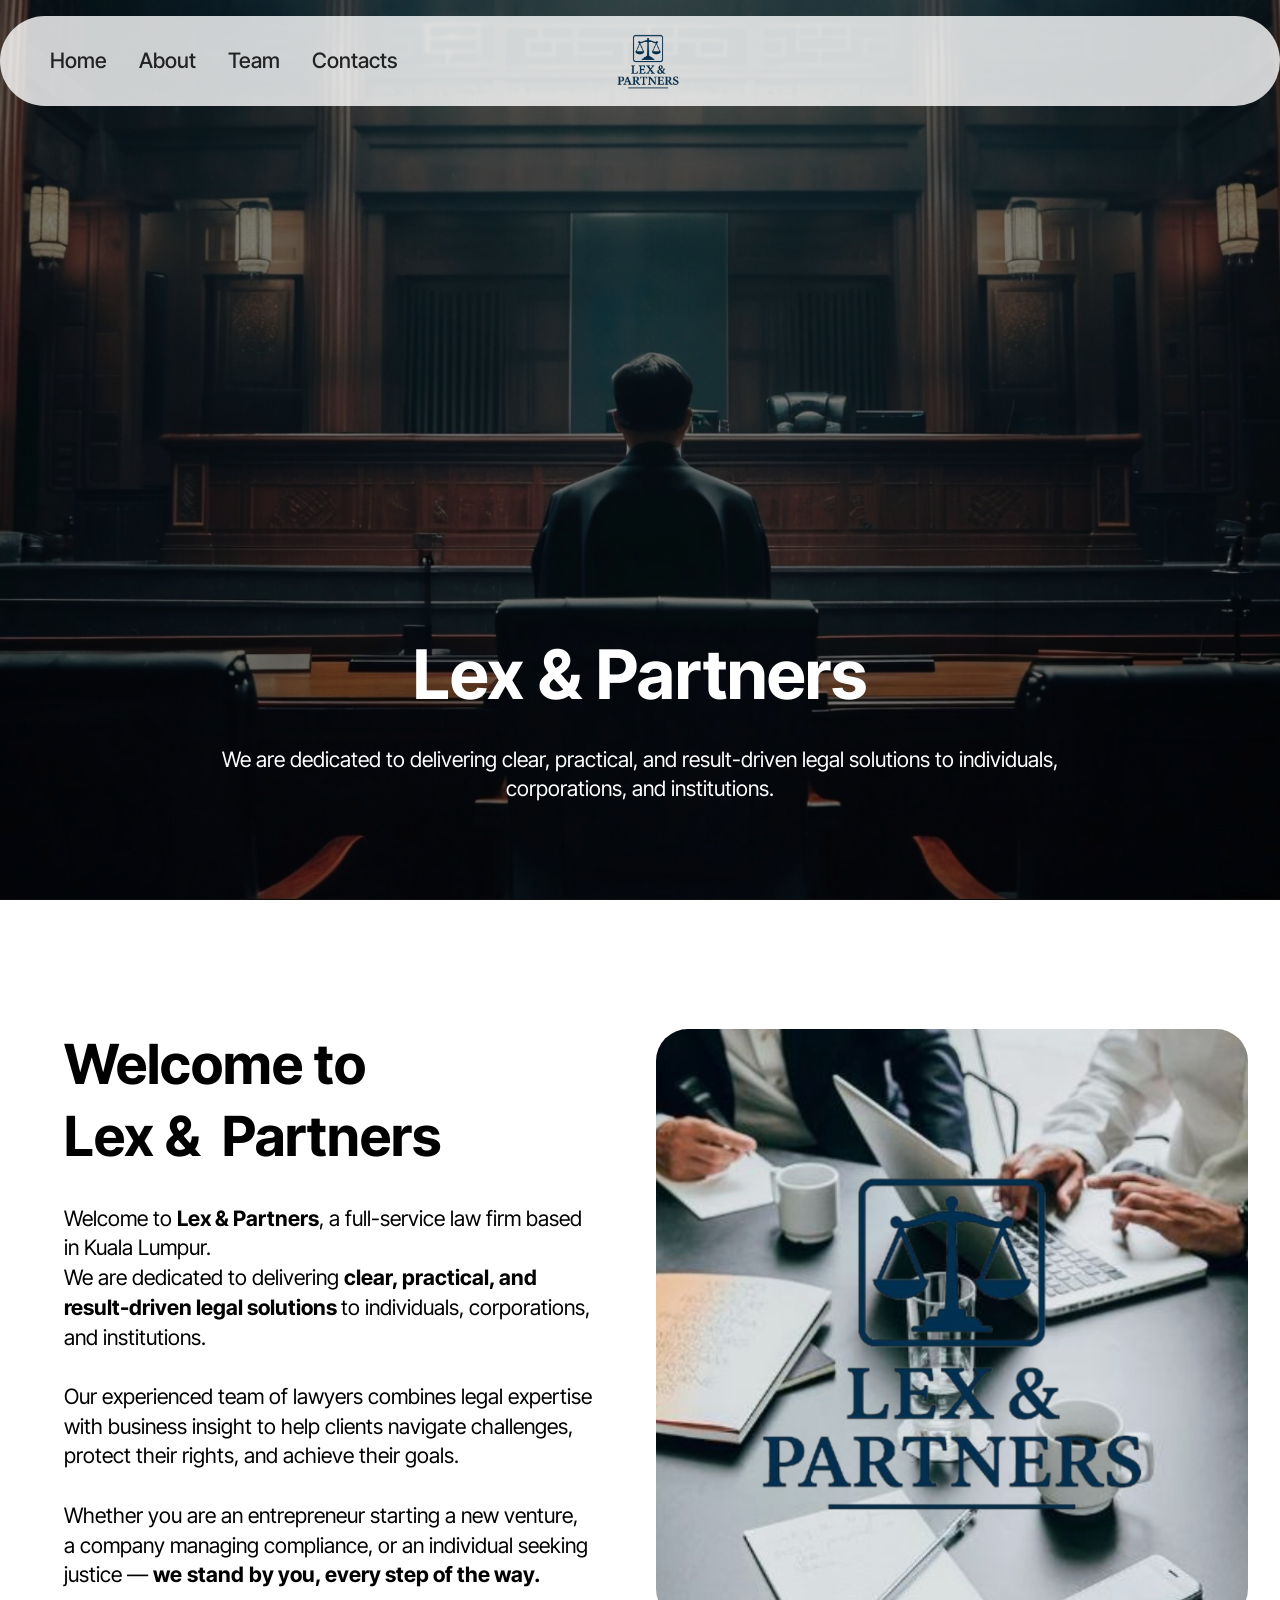
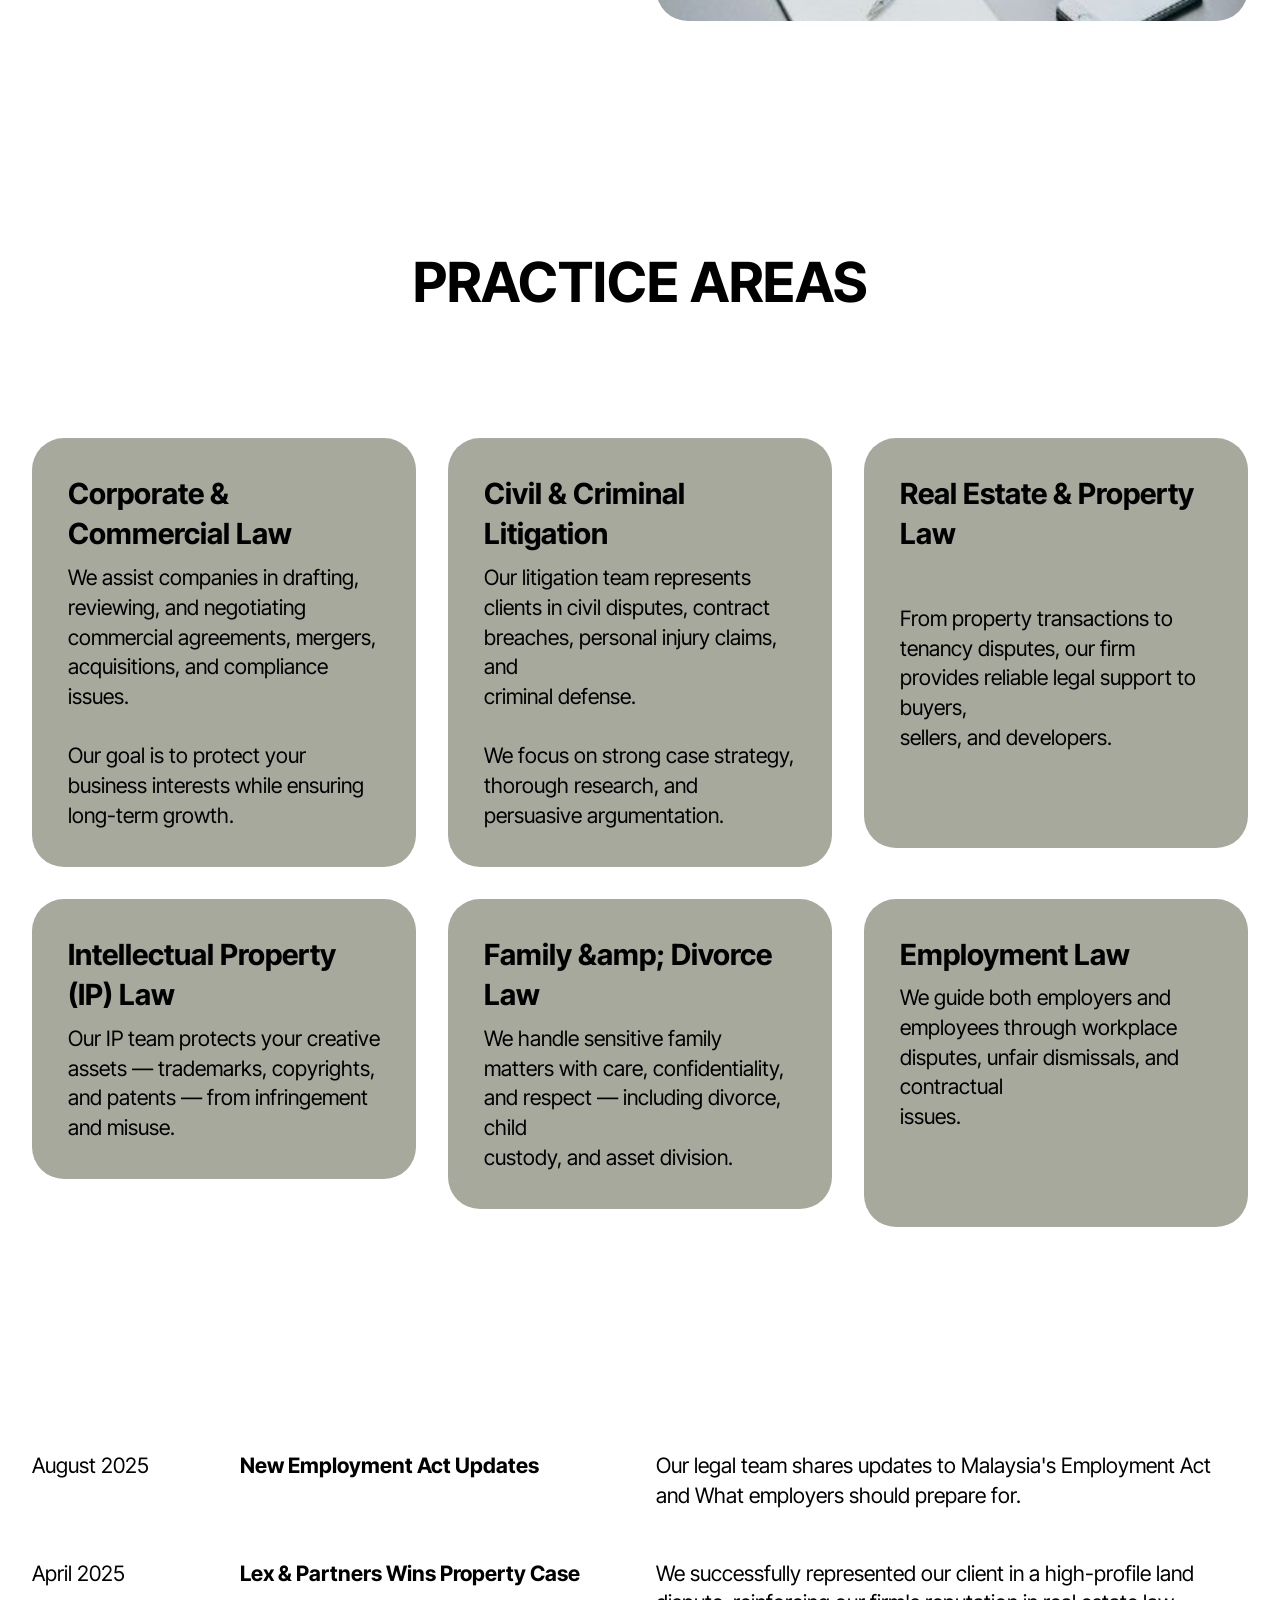
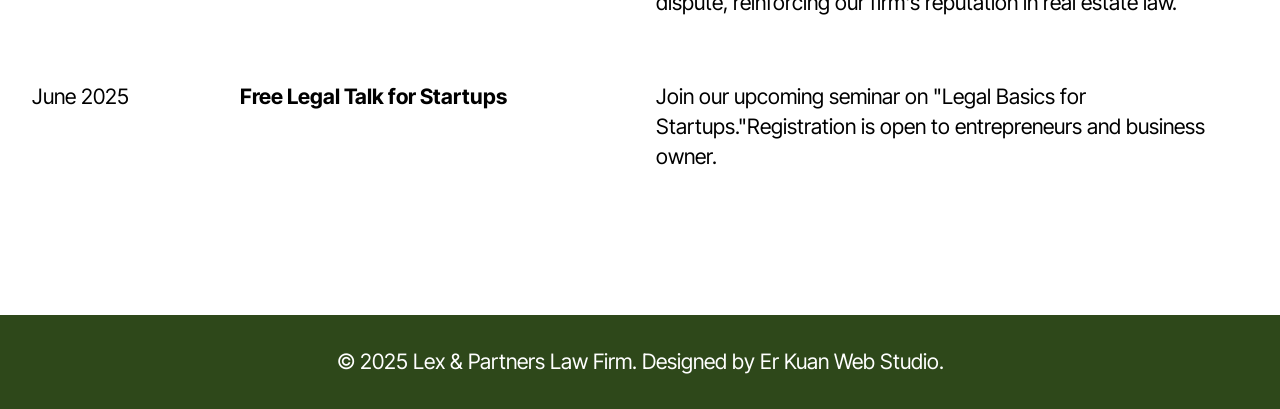
<file: index.html>
<!DOCTYPE html>
<html  >
<head>
  <!-- Site made with Mobirise Website Builder v6.1.4, https://mobirise.com -->
  <meta charset="UTF-8">
  <meta http-equiv="X-UA-Compatible" content="IE=edge">
  <meta name="generator" content="Mobirise v6.1.4, mobirise.com">
  <meta name="viewport" content="width=device-width, initial-scale=1, minimum-scale=1">
  <link rel="shortcut icon" href="assets/images/0.png" type="image/x-icon">
  <meta name="description" content="">
  
  
  <title>Home</title>
  <link rel="stylesheet" href="assets/web/assets/mobirise-icons2/mobirise2.css">
  <link rel="stylesheet" href="assets/bootstrap/css/bootstrap.min.css">
  <link rel="stylesheet" href="assets/parallax/jarallax.css">
  <link rel="stylesheet" href="assets/dropdown/css/style.css">
  <link rel="stylesheet" href="assets/theme/css/style.css">
  <link rel="preload" href="https://fonts.googleapis.com/css?family=Inter+Tight:100,200,300,400,500,600,700,800,900,100i,200i,300i,400i,500i,600i,700i,800i,900i&display=swap" as="style" onload="this.onload=null;this.rel='stylesheet'">
  <noscript><link rel="stylesheet" href="https://fonts.googleapis.com/css?family=Inter+Tight:100,200,300,400,500,600,700,800,900,100i,200i,300i,400i,500i,600i,700i,800i,900i&display=swap"></noscript>
  <link rel="preload" as="style" href="assets/mobirise/css/mbr-additional.css?v=VrLsSM"><link rel="stylesheet" href="assets/mobirise/css/mbr-additional.css?v=VrLsSM" type="text/css">

  
  
  
</head>
<body>
  
  <section data-bs-version="5.1" class="menu menu4 cid-v0eNGi7EFf" once="menu" id="menu04-0">
	

	<nav class="navbar navbar-dropdown navbar-fixed-top navbar-expand-lg">
		<div class="container">
			<div class="navbar-brand">
				<span class="navbar-logo">
					<a href="https://mobiri.se">
						<img src="assets/images/0.png" alt="Mobirise Website Builder" style="height: 4rem;">
					</a>
				</span>
				
			</div>
			<button class="navbar-toggler" type="button" data-toggle="collapse" data-bs-toggle="collapse" data-target="#navbarSupportedContent" data-bs-target="#navbarSupportedContent" aria-controls="navbarNavAltMarkup" aria-expanded="false" aria-label="Toggle navigation">
				<div class="hamburger">
					<span></span>
					<span></span>
					<span></span>
					<span></span>
				</div>
			</button>
			<div class="collapse navbar-collapse" id="navbarSupportedContent">
				<ul class="navbar-nav nav-dropdown nav-right" data-app-modern-menu="true"><li class="nav-item">
						<a class="nav-link link text-black text-primary display-4" href="index.html#article02-2">Home</a>
					</li><li class="nav-item"><a class="nav-link link text-black text-primary display-4" href="page1.html">About</a></li>
					
					<li class="nav-item">
						<a class="nav-link link text-black text-primary display-4" href="page2.html">Team</a>
					</li><li class="nav-item"><a class="nav-link link text-black text-primary display-4" href="page3.html">Contacts</a></li></ul>
				
				
			</div>
		</div>
	</nav>
</section>

<section data-bs-version="5.1" class="header16 cid-v0eNHuTuFY mbr-fullscreen mbr-parallax-background" id="header17-1">
  
  <div class="mbr-overlay" style="opacity: 0.5; background-color: rgb(0, 0, 0);"></div>
  <div class="container-fluid">
    <div class="row">
      <div class="content-wrap col-12 col-md-12">
        <h1 class="mbr-section-title mbr-fonts-style mbr-white mb-4 display-1"><strong>Lex &amp; Partners</strong></h1>
        
        <p class="mbr-fonts-style mbr-text mbr-white mb-4 display-4">We are dedicated to delivering clear, practical, and result-driven legal solutions to individuals,<br>corporations, and institutions.</p>
        
      </div>
    </div>
  </div>
</section>

<section data-bs-version="5.1" class="start article4 cid-v0eNTNGEbL" id="article04-2">
	

	
	

	<div class="container">
		<div class="row justify-content-center">
			<div class="col-12 col-md-12 col-lg-6 image-wrapper">
				<img class="w-100" src="assets/images/2025-10-21-1.22.56.png" alt="Mobirise Website Builder">
			</div>
			<div class="col-12 col-md-12 col-lg">
				<div class="text-wrapper align-left">
					<h1 class="mbr-section-title mbr-fonts-style mb-4 display-2"><strong>Welcome to </strong><br><strong>Lex &amp;&nbsp; Partners</strong></h1>
					<p class="mbr-text mbr-fonts-style mb-4 display-7">Welcome to <strong>Lex &amp; Partners</strong>, a full-service law firm based in Kuala Lumpur.<br>We are dedicated to delivering <strong>clear, practical, and result-driven legal solutions </strong>to individuals, corporations, and institutions.<br><br>Our experienced team of lawyers combines legal expertise with business insight to help clients navigate challenges, protect their rights, and achieve their goals.<br><br>Whether you are an entrepreneur starting a new venture, a company managing compliance, or an individual seeking justice — <strong>we</strong> <strong>stand</strong> <strong>by you, every step of the way.</strong></p>
					
				</div>
			</div>
		</div>
	</div>
</section>

<section data-bs-version="5.1" class="features21 cid-v0eO4vb63a" id="features021-3">
  

  
  
  <div class="container">
    <div class="row mb-5 justify-content-center">
      <div class="col-12 mb-0 content-head">
        <h3 class="mbr-section-title mbr-fonts-style align-center mb-0 display-2"><strong>PRACTICE AREAS</strong><br><strong><br></strong></h3>
        
      </div>
    </div>
    <div class="row mbr-masonry" data-masonry="{&quot;percentPosition&quot;: true }">
      <div class="item features-without-image col-12 col-md-6 col-lg-4">
        <div class="item-wrapper">
          <div class="card-box align-left">
            
            <h5 class="card-title mbr-fonts-style display-5"><strong>Corporate &amp; Commercial Law</strong></h5>
            <p class="card-text mbr-fonts-style display-7">We assist companies in drafting, reviewing, and negotiating commercial agreements, mergers,<br>acquisitions, and compliance issues.<br><br>Our goal is to protect your business interests while ensuring long-term growth.</p>
          </div>
        </div>
      </div>
      <div class="item features-without-image col-12 col-md-6 col-lg-4">
        <div class="item-wrapper">
          <div class="card-box align-left">
            
            <h5 class="card-title mbr-fonts-style display-5"><strong>Civil &amp; Criminal Litigation</strong></h5>
            <p class="card-text mbr-fonts-style display-7">Our litigation team represents clients in civil disputes, contract breaches, personal injury claims, and<br>criminal defense.<br><br>We focus on strong case strategy, thorough research, and persuasive argumentation.</p>
          </div>
        </div>
      </div>
      <div class="item features-without-image col-12 col-md-6 col-lg-4">
        <div class="item-wrapper">
          <div class="card-box align-left">
            
            <h5 class="card-title mbr-fonts-style display-5"><strong>Real Estate &amp; Property Law</strong><br><strong><br></strong></h5>
            <p class="card-text mbr-fonts-style display-7">From property transactions to tenancy disputes, our firm provides reliable legal support to buyers,<br>sellers, and developers.<br><br><br></p>
          </div>
        </div>
      </div>
      <div class="item features-without-image col-12 col-md-6 col-lg-4">
        <div class="item-wrapper">
          <div class="card-box align-left">
            
            <h5 class="card-title mbr-fonts-style display-5"><strong>Intellectual Property (IP) Law</strong></h5>
            <p class="card-text mbr-fonts-style display-7">Our IP team protects your creative assets — trademarks, copyrights, and patents — from infringement<br>and misuse.</p>
          </div>
        </div>
      </div>
      <div class="item features-without-image col-12 col-md-6 col-lg-4">
        <div class="item-wrapper">
          <div class="card-box align-left">
            
            <h5 class="card-title mbr-fonts-style display-5"><strong>Family &amp;amp; Divorce Law</strong></h5>
            <p class="card-text mbr-fonts-style display-7">We handle sensitive family matters with care, confidentiality, and respect — including divorce, child<br>custody, and asset division.</p>
          </div>
        </div>
      </div>
      <div class="item features-without-image col-12 col-md-6 col-lg-4">
        <div class="item-wrapper">
          <div class="card-box align-left">
            
            <h5 class="card-title mbr-fonts-style display-5"><strong>Employment Law</strong></h5>
            <p class="card-text mbr-fonts-style display-7">We guide both employers and employees through workplace disputes, unfair dismissals, and contractual<br>issues.<br><br><br></p>
          </div>
        </div>
      </div>
    </div>
  </div>
</section>

<section data-bs-version="5.1" class="timeline03 cid-v0eO7d58po" id="timeline03-4">
    
    <div class="container">
        <div class="row justify-content-center">
            
        </div>
        <div class="row justify-content-center item features-without-image mb-5">
            <div class="col-12 col-lg-2">
                <h5 class="mbr-card-title mbr-fonts-style mt-0 mb-3 display-7">August 2025</h5>

            </div>
            <div class="col-12 col-lg">

                <h6 class="mbr-card-subtitle mbr-fonts-style mt-0 mb-3 display-7"><strong>New Employment Act Updates</strong></h6>
            </div>
            <div class="col-md-12 col-lg-6 item-wrapper">
                <p class="mbr-text mbr-fonts-style mt-0 mb-0 display-7">Our legal team shares updates to Malaysia's Employment Act and What employers should prepare for.<br></p>
            </div>
        </div>
        <div class="row justify-content-center item features-without-image mb-5">
            <div class="col-12 col-lg-2">
                <h5 class="mbr-card-title mbr-fonts-style mt-0 mb-3 display-7">April 2025</h5>

            </div>
            <div class="col-12 col-lg">

                <h6 class="mbr-card-subtitle mbr-fonts-style mt-0 mb-3 display-7"><strong>Lex &amp; Partners Wins Property Case</strong><strong><br></strong><strong><br></strong></h6>
            </div>
            <div class="col-md-12 col-lg-6 item-wrapper">
                <p class="mbr-text mbr-fonts-style mt-0 mb-0 display-7">We successfully represented our client in a high-profile land dispute, reinforcing our firm's reputation in real estate law.</p>
            </div>
        </div>
        <div class="row justify-content-center item features-without-image mb-5">
            <div class="col-12 col-lg-2">
                <h5 class="mbr-card-title mbr-fonts-style mt-0 mb-3 display-7">June 2025</h5>
            </div>
            <div class="col-12 col-lg">
                <h6 class="mbr-card-subtitle mbr-fonts-style mt-0 mb-3 display-7">
                    <strong>Free Legal Talk for Startups</strong><br><strong><br></strong></h6>
            </div>
            <div class="col-md-12 col-lg-6 item-wrapper">
                <p class="mbr-text mbr-fonts-style mt-0 mb-0 display-7">Join our upcoming seminar on "Legal Basics for Startups."Registration is open to entrepreneurs and business owner.</p>
            </div>
        </div>
    </div>
</section>

<section data-bs-version="5.1" class="footer4 cid-v0eQXOvF4P" once="footers" id="footer04-l">

    

    

    <div class="container">
        <div class="media-container-row align-center mbr-white">
            <div class="col-12">
                <p class="mbr-text mb-0 mbr-fonts-style display-7">
                    © 2025 Lex &amp; Partners Law Firm. Designed by Er Kuan Web Studio.
                </p>
            </div>
        </div>
    </div>
</section>
  
  
</body>
</html>
</file>
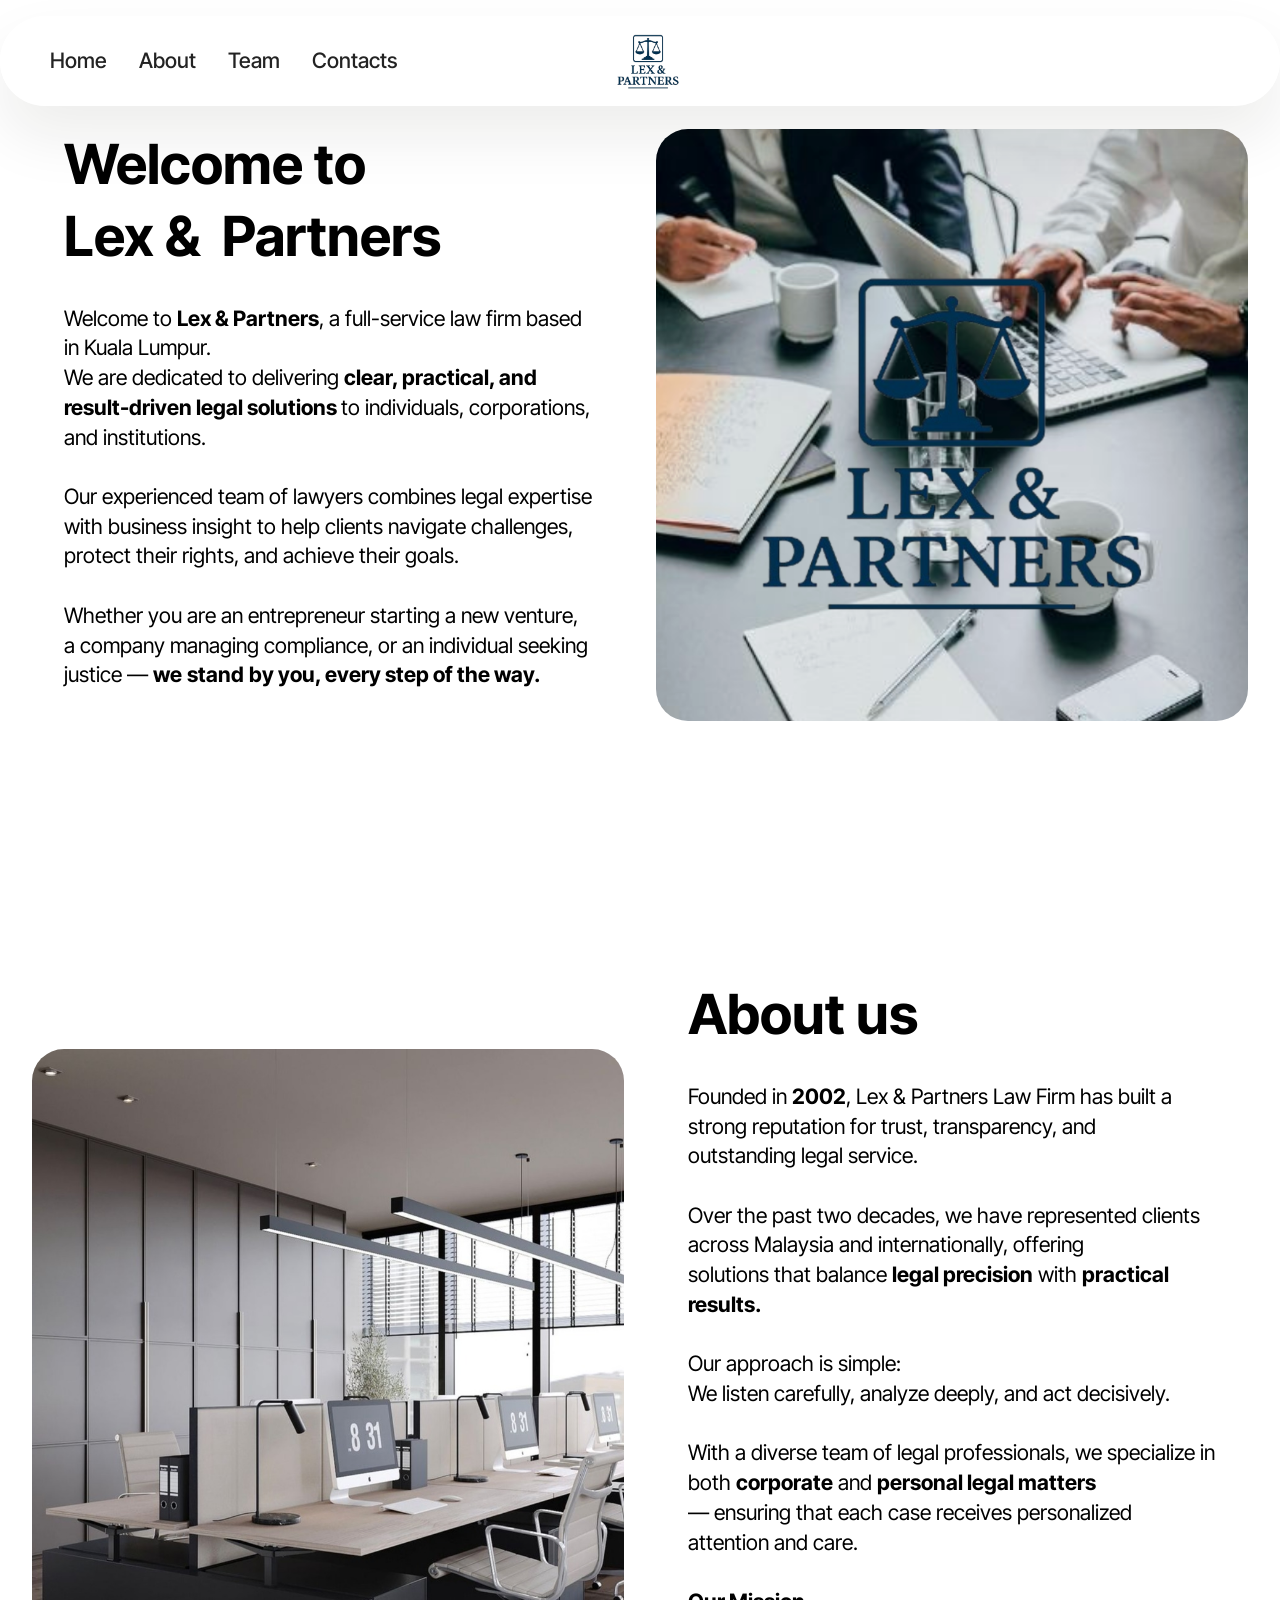
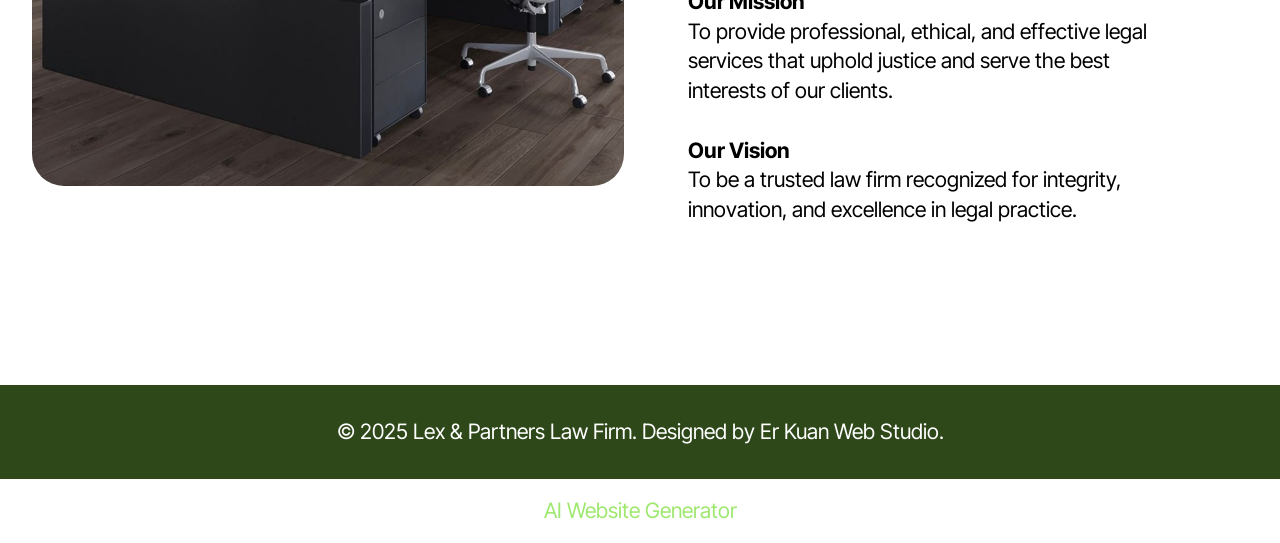
<file: page1.html>
<!DOCTYPE html>
<html  >
<head>
  <!-- Site made with Mobirise Website Builder v6.1.4, https://mobirise.com -->
  <meta charset="UTF-8">
  <meta http-equiv="X-UA-Compatible" content="IE=edge">
  <meta name="generator" content="Mobirise v6.1.4, mobirise.com">
  <meta name="viewport" content="width=device-width, initial-scale=1, minimum-scale=1">
  <link rel="shortcut icon" href="assets/images/0.png" type="image/x-icon">
  <meta name="description" content="">
  
  
  <title>About</title>
  <link rel="stylesheet" href="assets/web/assets/mobirise-icons2/mobirise2.css">
  <link rel="stylesheet" href="assets/bootstrap/css/bootstrap.min.css">
  <link rel="stylesheet" href="assets/dropdown/css/style.css">
  <link rel="stylesheet" href="assets/theme/css/style.css">
  <link rel="preload" href="https://fonts.googleapis.com/css?family=Inter+Tight:100,200,300,400,500,600,700,800,900,100i,200i,300i,400i,500i,600i,700i,800i,900i&display=swap" as="style" onload="this.onload=null;this.rel='stylesheet'">
  <noscript><link rel="stylesheet" href="https://fonts.googleapis.com/css?family=Inter+Tight:100,200,300,400,500,600,700,800,900,100i,200i,300i,400i,500i,600i,700i,800i,900i&display=swap"></noscript>
  <link rel="preload" as="style" href="assets/mobirise/css/mbr-additional.css?v=S62iI3"><link rel="stylesheet" href="assets/mobirise/css/mbr-additional.css?v=S62iI3" type="text/css">

  
  
  
</head>
<body>
  
  <section data-bs-version="5.1" class="menu menu4 cid-v0eOb3599m" once="menu" id="menu04-5">
	

	<nav class="navbar navbar-dropdown navbar-fixed-top navbar-expand-lg">
		<div class="container">
			<div class="navbar-brand">
				<span class="navbar-logo">
					<a href="https://mobiri.se">
						<img src="assets/images/0.png" alt="Mobirise Website Builder" style="height: 4rem;">
					</a>
				</span>
				
			</div>
			<button class="navbar-toggler" type="button" data-toggle="collapse" data-bs-toggle="collapse" data-target="#navbarSupportedContent" data-bs-target="#navbarSupportedContent" aria-controls="navbarNavAltMarkup" aria-expanded="false" aria-label="Toggle navigation">
				<div class="hamburger">
					<span></span>
					<span></span>
					<span></span>
					<span></span>
				</div>
			</button>
			<div class="collapse navbar-collapse" id="navbarSupportedContent">
				<ul class="navbar-nav nav-dropdown nav-right" data-app-modern-menu="true"><li class="nav-item">
						<a class="nav-link link text-black text-primary display-4" href="index.html#article02-2">Home</a>
					</li><li class="nav-item"><a class="nav-link link text-black text-primary display-4" href="page1.html">About</a></li>
					
					<li class="nav-item">
						<a class="nav-link link text-black text-primary display-4" href="page2.html">Team</a>
					</li><li class="nav-item"><a class="nav-link link text-black text-primary display-4" href="page3.html">Contacts</a></li></ul>
				
				
			</div>
		</div>
	</nav>
</section>

<section data-bs-version="5.1" class="start article4 cid-v0eOMPMh2v" id="article04-b">
	

	
	

	<div class="container">
		<div class="row justify-content-center">
			<div class="col-12 col-md-12 col-lg-6 image-wrapper">
				<img class="w-100" src="assets/images/2025-10-21-1.22.56.png" alt="Mobirise Website Builder">
			</div>
			<div class="col-12 col-md-12 col-lg">
				<div class="text-wrapper align-left">
					<h1 class="mbr-section-title mbr-fonts-style mb-4 display-2"><strong>Welcome to </strong><br><strong>Lex &amp;&nbsp; Partners</strong></h1>
					<p class="mbr-text mbr-fonts-style mb-4 display-7">Welcome to <strong>Lex &amp; Partners</strong>, a full-service law firm based in Kuala Lumpur.<br>We are dedicated to delivering <strong>clear, practical, and result-driven legal solutions </strong>to individuals, corporations, and institutions.<br><br>Our experienced team of lawyers combines legal expertise with business insight to help clients navigate challenges, protect their rights, and achieve their goals.<br><br>Whether you are an entrepreneur starting a new venture, a company managing compliance, or an individual seeking justice — <strong>we</strong> <strong>stand</strong> <strong>by you, every step of the way.</strong></p>
					
				</div>
			</div>
		</div>
	</div>
</section>

<section data-bs-version="5.1" class="start article2 cid-v0eOIsAwG6" id="article02-a">
	

	
	

	<div class="container">
		<div class="row justify-content-center">
			<div class="col-12 col-md-12 col-lg-6 image-wrapper">
				<img class="w-100" src="assets/images/1-1.jpeg" alt="Mobirise Website Builder">
			</div>
			<div class="col-12 col-md-12 col-lg">
				<div class="text-wrapper align-left">
					<h1 class="mbr-section-title mbr-fonts-style mb-4 display-2"><strong>About us</strong></h1>
					<p class="mbr-text align-left mbr-fonts-style mb-4 display-7">Founded in <strong>2002</strong>, Lex &amp; Partners Law Firm has built a strong reputation for trust, transparency, and<br>outstanding legal service.<br><br>Over the past two decades, we have represented clients across Malaysia and internationally, offering<br>solutions that balance <strong>legal precision</strong> with <strong>practical results.<br></strong><br>Our approach is simple:<br>We listen carefully, analyze deeply, and act decisively.<br><br>With a diverse team of legal professionals, we specialize in both <strong>corporate</strong> and <strong>personal legal matters</strong><br>— ensuring that each case receives personalized attention and care.<br><br><strong>Our Mission</strong><br>To provide professional, ethical, and effective legal services that uphold justice and serve the best<br>interests of our clients.<br><br><strong>Our Vision<br></strong>To be a trusted law firm recognized for integrity, innovation, and excellence in legal practice.<br></p>
					
				</div>
			</div>
		</div>
	</div>
</section>

<section data-bs-version="5.1" class="footer4 cid-v0eQXOvF4P" once="footers" id="footer04-l">

    

    

    <div class="container">
        <div class="media-container-row align-center mbr-white">
            <div class="col-12">
                <p class="mbr-text mb-0 mbr-fonts-style display-7">
                    © 2025 Lex &amp; Partners Law Firm. Designed by Er Kuan Web Studio.
                </p>
            </div>
        </div>
    </div>
</section><section class="display-7" style="padding: 0;align-items: center;justify-content: center;flex-wrap: wrap;    align-content: center;display: flex;position: relative;height: 4rem;"><a href="https://mobiri.se/4250572" style="flex: 1 1;height: 4rem;position: absolute;width: 100%;z-index: 1;"><img alt="" style="height: 4rem;" src="[data-uri]"></a><p style="margin: 0;text-align: center;" class="display-7">&#8204;</p><a style="z-index:1" href="https://mobirise.com/builder/ai-website-generator.html">AI Website Generator</a></section><script src="assets/bootstrap/js/bootstrap.bundle.min.js"></script>  <script src="assets/smoothscroll/smooth-scroll.js"></script>  <script src="assets/ytplayer/index.js"></script>  <script src="assets/dropdown/js/navbar-dropdown.js"></script>  <script src="assets/theme/js/script.js"></script>  
  
  
</body>
</html>
</file>
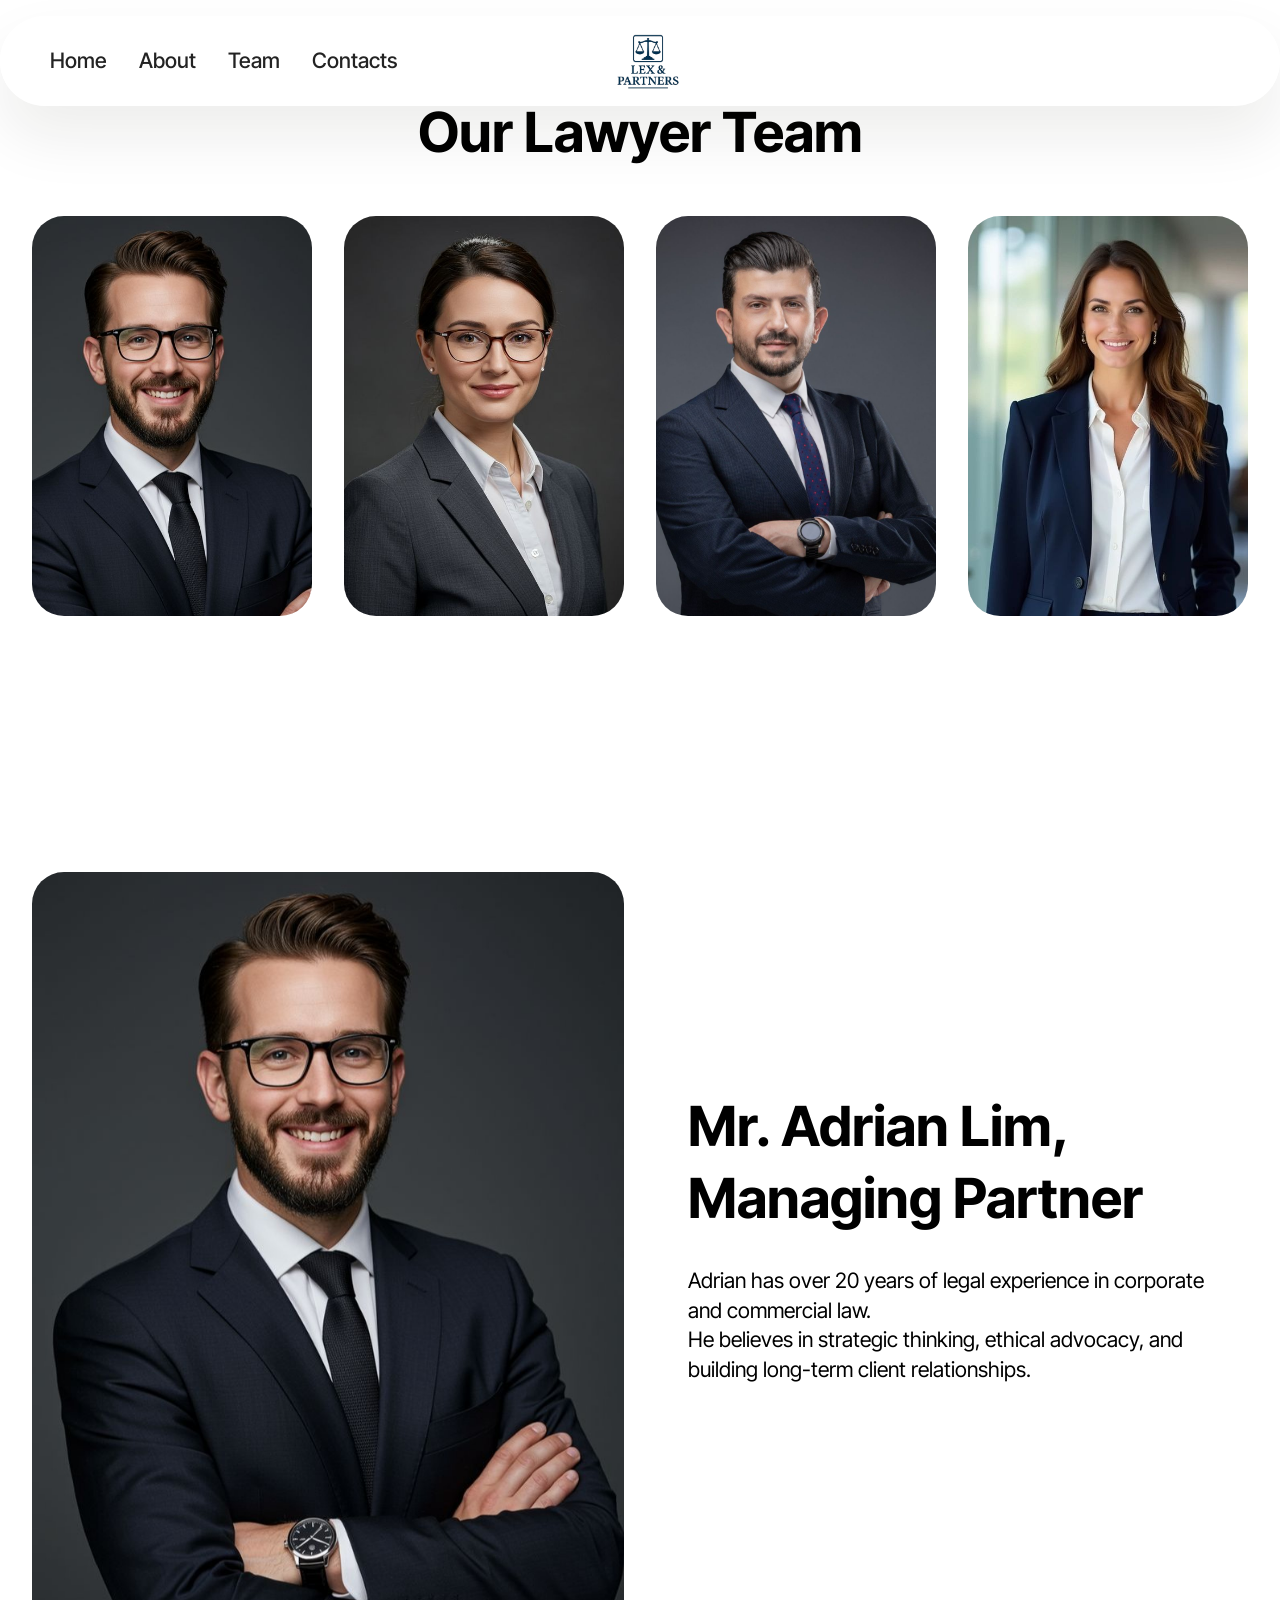
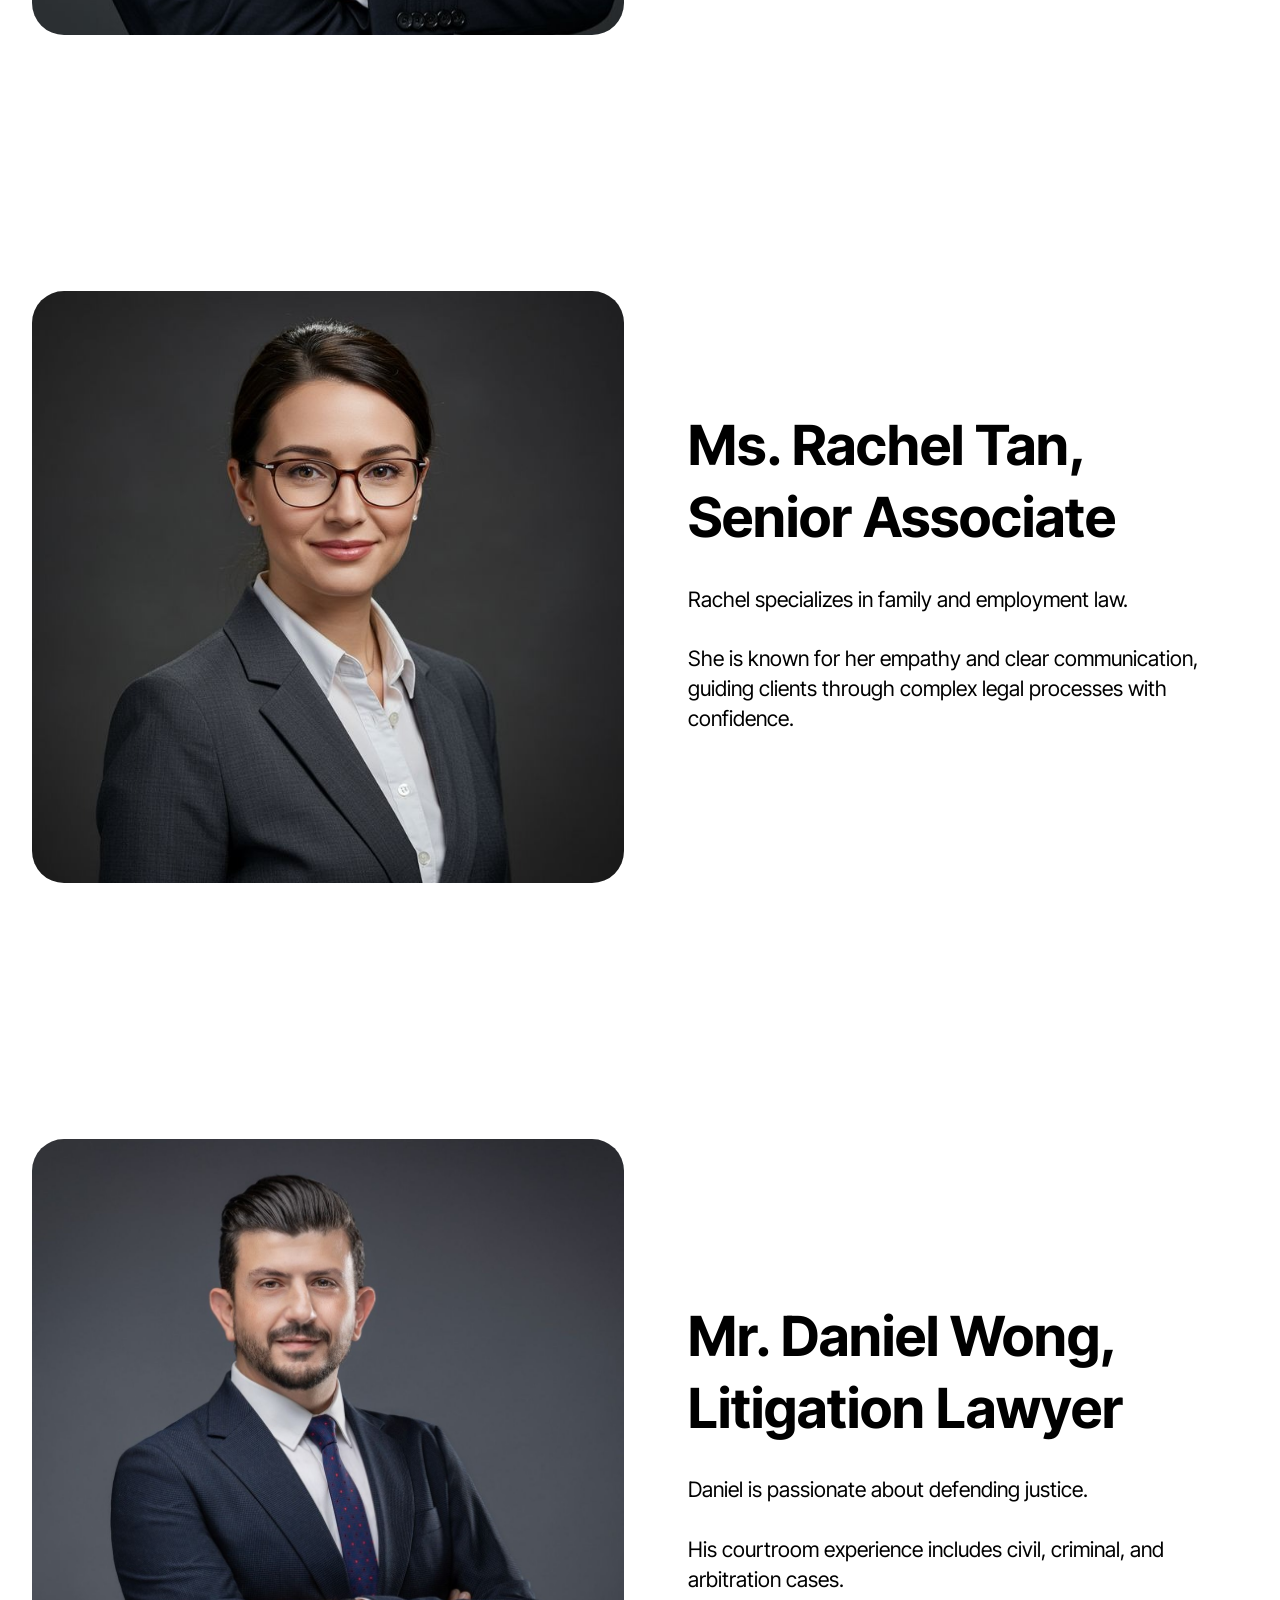
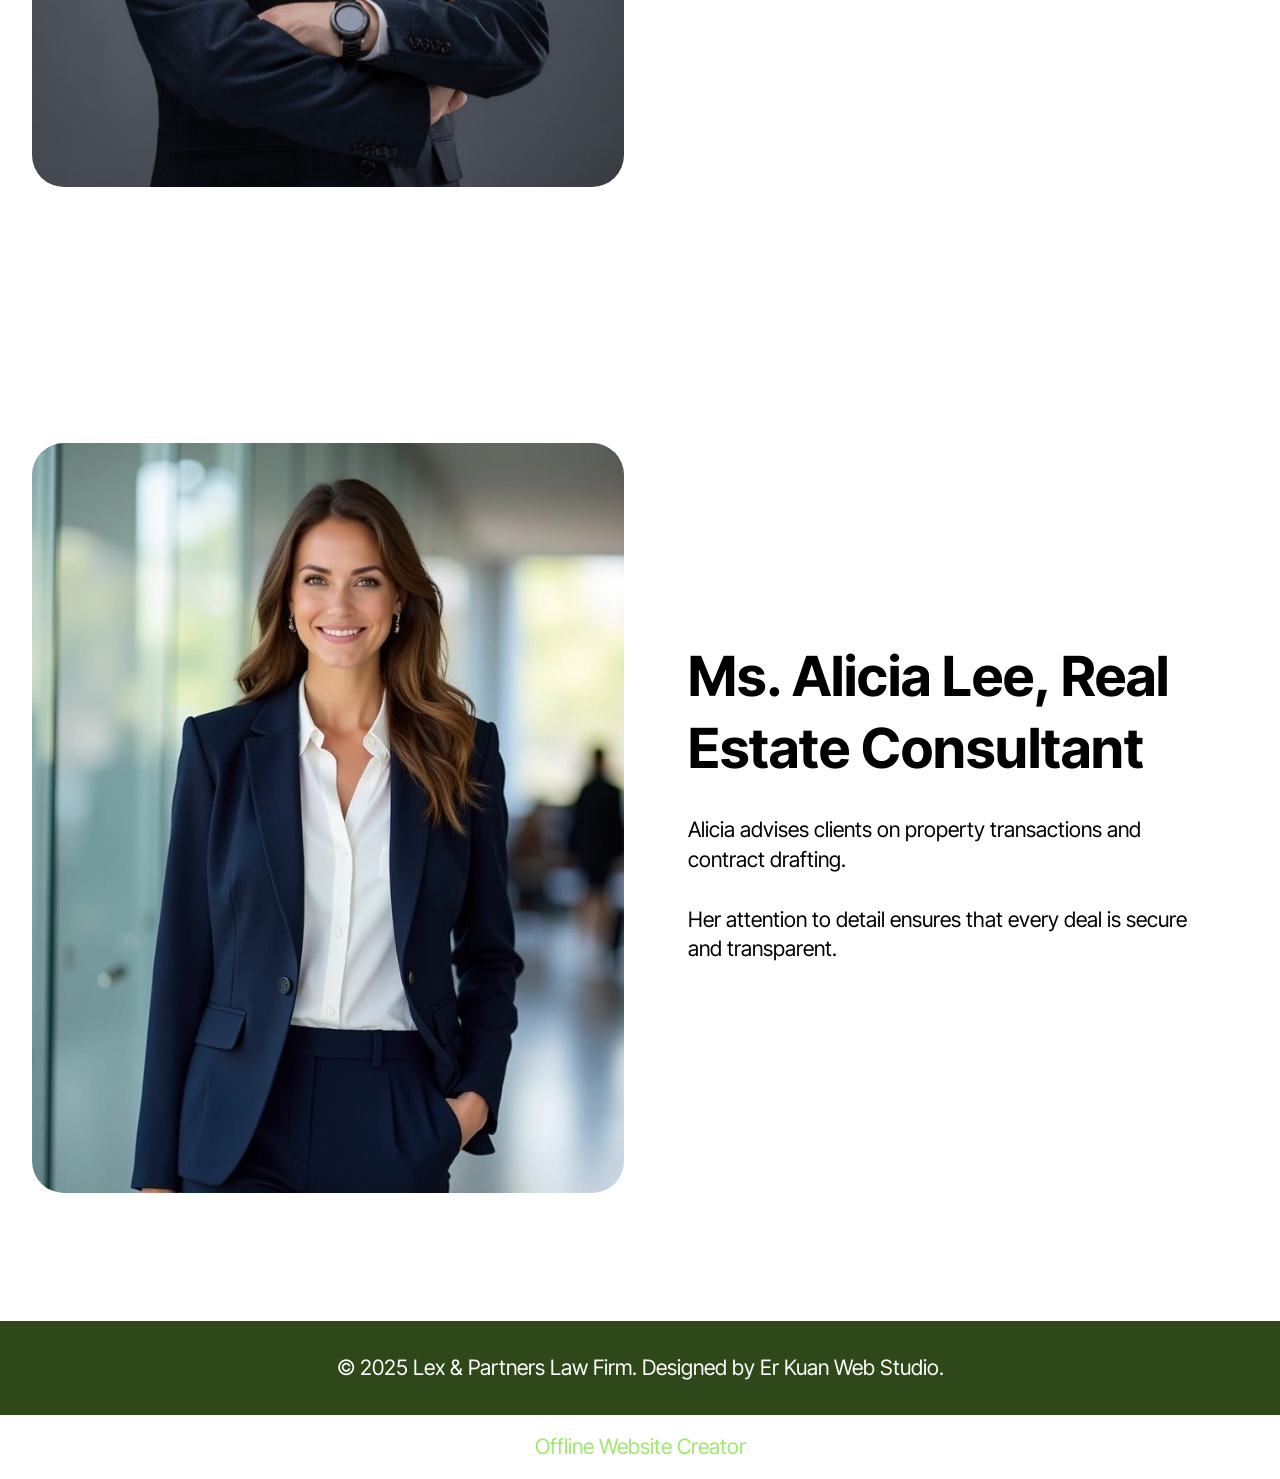
<file: page2.html>
<!DOCTYPE html>
<html  >
<head>
  <!-- Site made with Mobirise Website Builder v6.1.4, https://mobirise.com -->
  <meta charset="UTF-8">
  <meta http-equiv="X-UA-Compatible" content="IE=edge">
  <meta name="generator" content="Mobirise v6.1.4, mobirise.com">
  <meta name="viewport" content="width=device-width, initial-scale=1, minimum-scale=1">
  <link rel="shortcut icon" href="assets/images/0.png" type="image/x-icon">
  <meta name="description" content="">
  
  
  <title>Team</title>
  <link rel="stylesheet" href="assets/web/assets/mobirise-icons2/mobirise2.css">
  <link rel="stylesheet" href="assets/bootstrap/css/bootstrap.min.css">
  <link rel="stylesheet" href="assets/dropdown/css/style.css">
  <link rel="stylesheet" href="assets/theme/css/style.css">
  <link rel="preload" href="https://fonts.googleapis.com/css?family=Inter+Tight:100,200,300,400,500,600,700,800,900,100i,200i,300i,400i,500i,600i,700i,800i,900i&display=swap" as="style" onload="this.onload=null;this.rel='stylesheet'">
  <noscript><link rel="stylesheet" href="https://fonts.googleapis.com/css?family=Inter+Tight:100,200,300,400,500,600,700,800,900,100i,200i,300i,400i,500i,600i,700i,800i,900i&display=swap"></noscript>
  <link rel="preload" as="style" href="assets/mobirise/css/mbr-additional.css?v=CCwBmz"><link rel="stylesheet" href="assets/mobirise/css/mbr-additional.css?v=CCwBmz" type="text/css">

  
  
  
</head>
<body>
  
  <section data-bs-version="5.1" class="menu menu4 cid-v0eOb3599m" once="menu" id="menu04-c">
	

	<nav class="navbar navbar-dropdown navbar-fixed-top navbar-expand-lg">
		<div class="container">
			<div class="navbar-brand">
				<span class="navbar-logo">
					<a href="https://mobiri.se">
						<img src="assets/images/0.png" alt="Mobirise Website Builder" style="height: 4rem;">
					</a>
				</span>
				
			</div>
			<button class="navbar-toggler" type="button" data-toggle="collapse" data-bs-toggle="collapse" data-target="#navbarSupportedContent" data-bs-target="#navbarSupportedContent" aria-controls="navbarNavAltMarkup" aria-expanded="false" aria-label="Toggle navigation">
				<div class="hamburger">
					<span></span>
					<span></span>
					<span></span>
					<span></span>
				</div>
			</button>
			<div class="collapse navbar-collapse" id="navbarSupportedContent">
				<ul class="navbar-nav nav-dropdown nav-right" data-app-modern-menu="true"><li class="nav-item">
						<a class="nav-link link text-black text-primary display-4" href="index.html#article02-2">Home</a>
					</li><li class="nav-item"><a class="nav-link link text-black text-primary display-4" href="page1.html">About</a></li>
					
					<li class="nav-item">
						<a class="nav-link link text-black text-primary display-4" href="page2.html">Team</a>
					</li><li class="nav-item"><a class="nav-link link text-black text-primary display-4" href="page3.html">Contacts</a></li></ul>
				
				
			</div>
		</div>
	</nav>
</section>

<section data-bs-version="5.1" class="clients2 cid-v0eOVkEprg" id="clients02-d">
  

  
  
  <div class="container-fluid">
    <div class="row justify-content-center mb-5">
      <div class="col-12 content-head">
        <h3 class="mbr-section-title mbr-fonts-style align-center mb-0 display-2"><strong>Our Lawyer Team</strong></h3>
        
      </div>
    </div>
    <div class="row justify-content-center">
      <div class="col-sm-6 card col-lg-3">
        <div class="card-wrap card1">
          <div class="content-wrap">
            <div class="mbr-section-btn card-btn align-center"><a class="btn btn-white display-7" href="page2.html#article02-e">Mr. Adrian Lim, Managing Partner</a></div>
          </div>
        </div>
      </div>

      <div class="col-sm-6 card col-lg-3">
        <div class="card-wrap card2">
          <div class="content-wrap">
            <div class="mbr-section-btn card-btn align-center"><a class="btn btn-white display-7" href="page2.html#article02-f">Ms. Rachel Tan, Senior Associate</a></div>
          </div>
        </div>
      </div>

      <div class="col-sm-6 card col-lg-3">
        <div class="card-wrap card3">
          <div class="content-wrap">
            <div class="mbr-section-btn card-btn align-center"><a class="btn btn-white display-7" href="page2.html#article02-g">Mr. Daniel Wong, Litigation Lawyer</a></div>
          </div>
        </div>
      </div>

      <div class="col-sm-6 card col-lg-3">
        <div class="card-wrap card4">
          <div class="content-wrap">
            <div class="mbr-section-btn card-btn align-center"><a class="btn btn-white display-7" href="page2.html#article02-h">Ms. Alicia Lee, Real Estate Consultant</a></div>
          </div>
        </div>
      </div>
    </div>
  </div>
</section>

<section data-bs-version="5.1" class="start article2 cid-v0eOWd9c39" id="article02-e">
	

	
	

	<div class="container">
		<div class="row justify-content-center">
			<div class="col-12 col-md-12 col-lg-6 image-wrapper">
				<img class="w-100" src="assets/images/0.jpeg" alt="Mobirise Website Builder">
			</div>
			<div class="col-12 col-md-12 col-lg">
				<div class="text-wrapper align-left">
					<h1 class="mbr-section-title mbr-fonts-style mb-4 display-2"><strong>Mr. Adrian Lim, Managing Partner</strong></h1>
					<p class="mbr-text align-left mbr-fonts-style mb-4 display-7">Adrian has over 20 years of legal experience in corporate and commercial law.<br>He believes in strategic thinking, ethical advocacy, and building long-term client relationships.</p>
					
				</div>
			</div>
		</div>
	</div>
</section>

<section data-bs-version="5.1" class="start article2 cid-v0eOXbz9In" id="article02-f">
	

	
	

	<div class="container">
		<div class="row justify-content-center">
			<div class="col-12 col-md-12 col-lg-6 image-wrapper">
				<img class="w-100" src="assets/images/2.jpeg" alt="Mobirise Website Builder">
			</div>
			<div class="col-12 col-md-12 col-lg">
				<div class="text-wrapper align-left">
					<h1 class="mbr-section-title mbr-fonts-style mb-4 display-2"><strong>Ms. Rachel Tan, Senior Associate</strong></h1>
					<p class="mbr-text align-left mbr-fonts-style mb-4 display-7">Rachel specializes in family and employment law. <br><br>She is known for her empathy and clear communication, guiding clients through complex legal processes with confidence.</p>
					
				</div>
			</div>
		</div>
	</div>
</section>

<section data-bs-version="5.1" class="start article2 cid-v0eOXG47uP" id="article02-g">
	

	
	

	<div class="container">
		<div class="row justify-content-center">
			<div class="col-12 col-md-12 col-lg-6 image-wrapper">
				<img class="w-100" src="assets/images/1.jpeg" alt="Mobirise Website Builder">
			</div>
			<div class="col-12 col-md-12 col-lg">
				<div class="text-wrapper align-left">
					<h1 class="mbr-section-title mbr-fonts-style mb-4 display-2"><strong>Mr. Daniel Wong, Litigation Lawyer</strong></h1>
					<p class="mbr-text align-left mbr-fonts-style mb-4 display-7">Daniel is passionate about defending justice. <br><br>His courtroom experience includes civil, criminal, and<br>arbitration cases.</p>
					
				</div>
			</div>
		</div>
	</div>
</section>

<section data-bs-version="5.1" class="start article2 cid-v0eOYgFYC8" id="article02-h">
	

	
	

	<div class="container">
		<div class="row justify-content-center">
			<div class="col-12 col-md-12 col-lg-6 image-wrapper">
				<img class="w-100" src="assets/images/3.jpeg" alt="Mobirise Website Builder">
			</div>
			<div class="col-12 col-md-12 col-lg">
				<div class="text-wrapper align-left">
					<h1 class="mbr-section-title mbr-fonts-style mb-4 display-2"><strong>Ms. Alicia Lee, Real Estate Consultant</strong></h1>
					<p class="mbr-text align-left mbr-fonts-style mb-4 display-7">Alicia advises clients on property transactions and contract drafting.<br><br> Her attention to detail ensures that every deal is secure and transparent.</p>
					
				</div>
			</div>
		</div>
	</div>
</section>

<section data-bs-version="5.1" class="footer4 cid-v0eQXOvF4P" once="footers" id="footer04-l">

    

    

    <div class="container">
        <div class="media-container-row align-center mbr-white">
            <div class="col-12">
                <p class="mbr-text mb-0 mbr-fonts-style display-7">
                    © 2025 Lex &amp; Partners Law Firm. Designed by Er Kuan Web Studio.
                </p>
            </div>
        </div>
    </div>
</section><section class="display-7" style="padding: 0;align-items: center;justify-content: center;flex-wrap: wrap;    align-content: center;display: flex;position: relative;height: 4rem;"><a href="https://mobiri.se/4250572" style="flex: 1 1;height: 4rem;position: absolute;width: 100%;z-index: 1;"><img alt="" style="height: 4rem;" src="[data-uri]"></a><p style="margin: 0;text-align: center;" class="display-7">&#8204;</p><a style="z-index:1" href="https://mobirise.com/offline-website-builder.html">Offline Website Creator</a></section><script src="assets/bootstrap/js/bootstrap.bundle.min.js"></script>  <script src="assets/smoothscroll/smooth-scroll.js"></script>  <script src="assets/ytplayer/index.js"></script>  <script src="assets/dropdown/js/navbar-dropdown.js"></script>  <script src="assets/theme/js/script.js"></script>  
  
  
</body>
</html>
</file>
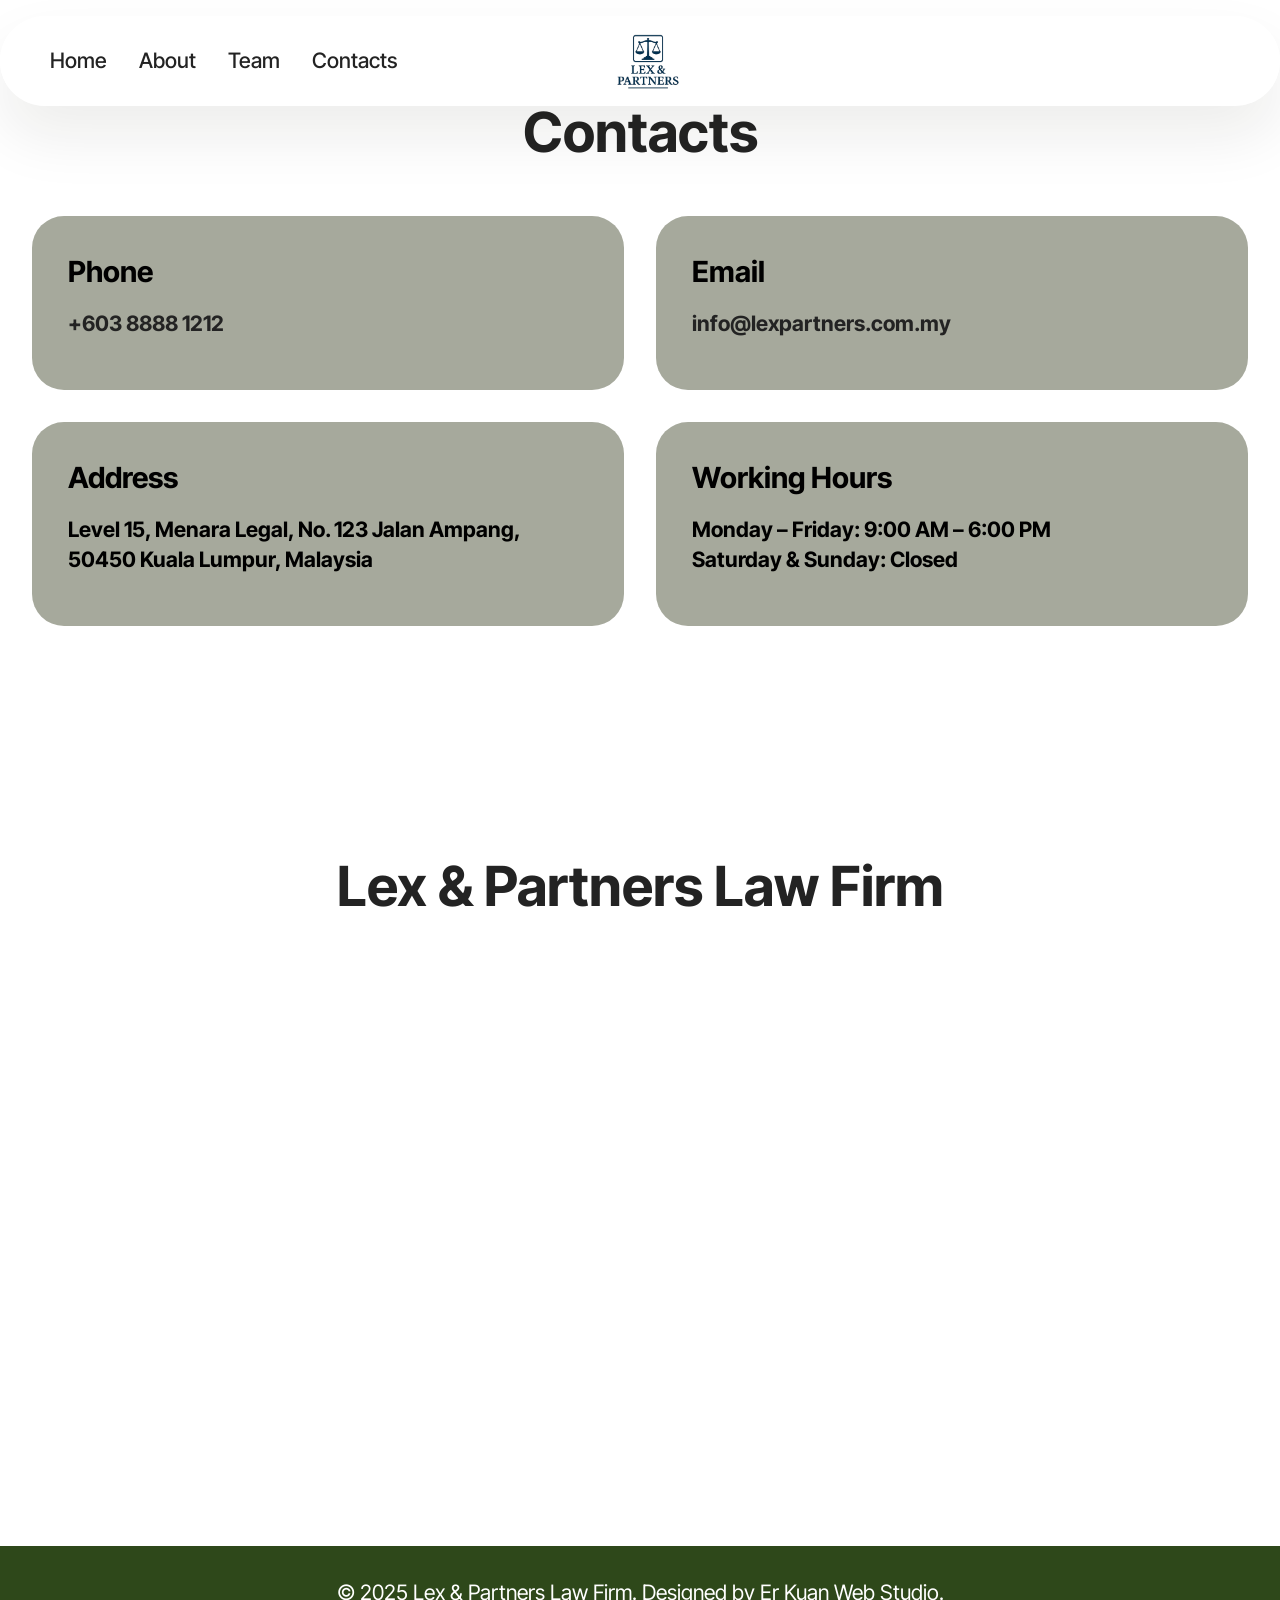
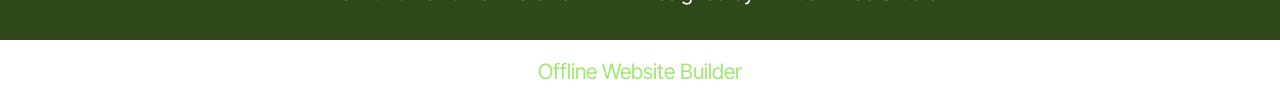
<file: page3.html>
<!DOCTYPE html>
<html  >
<head>
  <!-- Site made with Mobirise Website Builder v6.1.4, https://mobirise.com -->
  <meta charset="UTF-8">
  <meta http-equiv="X-UA-Compatible" content="IE=edge">
  <meta name="generator" content="Mobirise v6.1.4, mobirise.com">
  <meta name="viewport" content="width=device-width, initial-scale=1, minimum-scale=1">
  <link rel="shortcut icon" href="assets/images/0.png" type="image/x-icon">
  <meta name="description" content="">
  
  
  <title>Contacs</title>
  <link rel="stylesheet" href="assets/web/assets/mobirise-icons2/mobirise2.css">
  <link rel="stylesheet" href="assets/bootstrap/css/bootstrap.min.css">
  <link rel="stylesheet" href="assets/dropdown/css/style.css">
  <link rel="stylesheet" href="assets/theme/css/style.css">
  <link rel="preload" href="https://fonts.googleapis.com/css?family=Inter+Tight:100,200,300,400,500,600,700,800,900,100i,200i,300i,400i,500i,600i,700i,800i,900i&display=swap" as="style" onload="this.onload=null;this.rel='stylesheet'">
  <noscript><link rel="stylesheet" href="https://fonts.googleapis.com/css?family=Inter+Tight:100,200,300,400,500,600,700,800,900,100i,200i,300i,400i,500i,600i,700i,800i,900i&display=swap"></noscript>
  <link rel="preload" as="style" href="assets/mobirise/css/mbr-additional.css?v=kSYIrr"><link rel="stylesheet" href="assets/mobirise/css/mbr-additional.css?v=kSYIrr" type="text/css">

  
  
  
</head>
<body>
  
  <section data-bs-version="5.1" class="menu menu4 cid-v0eOb3599m" once="menu" id="menu04-i">
	

	<nav class="navbar navbar-dropdown navbar-fixed-top navbar-expand-lg">
		<div class="container">
			<div class="navbar-brand">
				<span class="navbar-logo">
					<a href="https://mobiri.se">
						<img src="assets/images/0.png" alt="Mobirise Website Builder" style="height: 4rem;">
					</a>
				</span>
				
			</div>
			<button class="navbar-toggler" type="button" data-toggle="collapse" data-bs-toggle="collapse" data-target="#navbarSupportedContent" data-bs-target="#navbarSupportedContent" aria-controls="navbarNavAltMarkup" aria-expanded="false" aria-label="Toggle navigation">
				<div class="hamburger">
					<span></span>
					<span></span>
					<span></span>
					<span></span>
				</div>
			</button>
			<div class="collapse navbar-collapse" id="navbarSupportedContent">
				<ul class="navbar-nav nav-dropdown nav-right" data-app-modern-menu="true"><li class="nav-item">
						<a class="nav-link link text-black text-primary display-4" href="index.html#article02-2">Home</a>
					</li><li class="nav-item"><a class="nav-link link text-black text-primary display-4" href="page1.html">About</a></li>
					
					<li class="nav-item">
						<a class="nav-link link text-black text-primary display-4" href="page2.html">Team</a>
					</li><li class="nav-item"><a class="nav-link link text-black text-primary display-4" href="page3.html">Contacts</a></li></ul>
				
				
			</div>
		</div>
	</nav>
</section>

<section data-bs-version="5.1" class="contacts01 cid-v0ePDpMerT" id="contacts01-j">
    

    
    
    <div class="container">
        <div class="row justify-content-center">
            <div class="col-12 content-head">
                <div class="mbr-section-head mb-5">
                    <h3 class="mbr-section-title mbr-fonts-style align-center mb-0 display-2">
                        <strong>Contacts</strong>
                    </h3>
                    
                </div>
            </div>
        </div>
        <div class="row">
            <div class="item features-without-image col-12 col-md-6 active">
                <div class="item-wrapper">
                    <div class="text-wrapper">
                        <h6 class="card-title mbr-fonts-style mb-3 display-5">
                            <strong>Phone</strong>
                        </h6>
                        <p class="mbr-text mbr-fonts-style display-7">
                            <a href="tel:+12345678910" class="text-black"><strong>+603 8888 1212</strong></a>
                        </p>
                    </div>
                </div>
            </div>
            <div class="item features-without-image col-12 col-md-6">
                <div class="item-wrapper">
                    <div class="text-wrapper">
                        <h6 class="card-title mbr-fonts-style mb-3 display-5">
                            <strong>Email</strong>
                        </h6>
                        <p class="mbr-text mbr-fonts-style display-7">
                            <a href="mailto:info@site.com" class="text-black"><strong>info@lexpartners.com.my</strong></a>
                        </p>
                    </div>
                </div>
            </div>
            <div class="item features-without-image col-12 col-md-6">
                <div class="item-wrapper">
                    <div class="text-wrapper">
                        <h6 class="card-title mbr-fonts-style mb-3 display-5">
                            <strong>Address</strong>
                        </h6>
                        <p class="mbr-text mbr-fonts-style display-7"><strong>Level 15, Menara Legal, No. 123 Jalan Ampang,<br>50450 Kuala Lumpur, Malaysia</strong></p>
                    </div>
                </div>
            </div>
            <div class="item features-without-image col-12 col-md-6">
                <div class="item-wrapper">
                    <div class="text-wrapper">
                        <h6 class="card-title mbr-fonts-style mb-3 display-5">
                            <strong>Working Hours</strong>
                        </h6>
                        <p class="mbr-text mbr-fonts-style display-7"><strong>Monday – Friday: 9:00 AM – 6:00 PM<br>Saturday &amp; Sunday: Closed</strong></p>
                    </div>
                </div>
            </div>
        </div>
    </div>
</section>

<section data-bs-version="5.1" class="map1 cid-v0ePE0KL4z" id="map01-k">
	
	
	
	<div class="container">
		<div class="row justify-content-center">
			<div class="col-12 content-head">
				<div class="mbr-section-head mb-5">
					<h3 class="mbr-section-title mbr-fonts-style align-center mb-0 display-2"><strong>Lex &amp; Partners Law Firm</strong></h3>
					
				</div>
			</div>
		</div>
		<div class="google-map"><iframe frameborder="0" style="border:0" src="https://www.google.com/maps/embed/v1/place?key=AIzaSyDbnCmnHmtigIYiD8jIfeHQv7gW2ANhHD4&amp;q=Level 15, Menara Legal, No. 123 Jalan Ampang,50450 Kuala Lumpur, Malaysia" allowfullscreen=""></iframe></div>
	</div>
</section>

<section data-bs-version="5.1" class="footer4 cid-v0eQXOvF4P" once="footers" id="footer04-l">

    

    

    <div class="container">
        <div class="media-container-row align-center mbr-white">
            <div class="col-12">
                <p class="mbr-text mb-0 mbr-fonts-style display-7">
                    © 2025 Lex &amp; Partners Law Firm. Designed by Er Kuan Web Studio.
                </p>
            </div>
        </div>
    </div>
</section><section class="display-7" style="padding: 0;align-items: center;justify-content: center;flex-wrap: wrap;    align-content: center;display: flex;position: relative;height: 4rem;"><a href="https://mobiri.se/4250572" style="flex: 1 1;height: 4rem;position: absolute;width: 100%;z-index: 1;"><img alt="" style="height: 4rem;" src="[data-uri]"></a><p style="margin: 0;text-align: center;" class="display-7">&#8204;</p><a style="z-index:1" href="https://mobirise.com/offline-website-builder.html">Offline Website Builder</a></section><script src="assets/bootstrap/js/bootstrap.bundle.min.js"></script>  <script src="assets/smoothscroll/smooth-scroll.js"></script>  <script src="assets/ytplayer/index.js"></script>  <script src="assets/dropdown/js/navbar-dropdown.js"></script>  <script src="assets/theme/js/script.js"></script>  
  
  
</body>
</html>
</file>
<file: assets/web/assets/mobirise-icons2/mobirise2.css>
@font-face {
  font-family: 'Moririse2';
  font-display: swap;
  src:  url('mobirise2.eot?f2bix4');
  src:  url('mobirise2.eot?f2bix4#iefix') format('embedded-opentype'),
    url('mobirise2.ttf?f2bix4') format('truetype'),
    url('mobirise2.woff?f2bix4') format('woff'),
    url('mobirise2.svg?f2bix4#mobirise2') format('svg');
  font-weight: normal;
  font-style: normal;
}

[class^="mobi-"], [class*=" mobi-"] {
  /* use !important to prevent issues with browser extensions that change fonts */
  font-family: 'Moririse2' !important;
  speak: none;
  font-style: normal;
  font-weight: normal;
  font-variant: normal;
  text-transform: none;
  line-height: 1;

  /* Better Font Rendering =========== */
  -webkit-font-smoothing: antialiased;
  -moz-osx-font-smoothing: grayscale;
}

.mobi-mbri-add-submenu:before {
  content: "\e900";
}
.mobi-mbri-alert:before {
  content: "\e901";
}
.mobi-mbri-align-center:before {
  content: "\e902";
}
.mobi-mbri-align-justify:before {
  content: "\e903";
}
.mobi-mbri-align-left:before {
  content: "\e904";
}
.mobi-mbri-align-right:before {
  content: "\e905";
}
.mobi-mbri-android:before {
  content: "\e906";
}
.mobi-mbri-apple:before {
  content: "\e907";
}
.mobi-mbri-arrow-down:before {
  content: "\e908";
}
.mobi-mbri-arrow-next:before {
  content: "\e909";
}
.mobi-mbri-arrow-prev:before {
  content: "\e90a";
}
.mobi-mbri-arrow-up:before {
  content: "\e90b";
}
.mobi-mbri-bold:before {
  content: "\e90c";
}
.mobi-mbri-bookmark:before {
  content: "\e90d";
}
.mobi-mbri-bootstrap:before {
  content: "\e90e";
}
.mobi-mbri-briefcase:before {
  content: "\e90f";
}
.mobi-mbri-browse:before {
  content: "\e910";
}
.mobi-mbri-bulleted-list:before {
  content: "\e911";
}
.mobi-mbri-calendar:before {
  content: "\e912";
}
.mobi-mbri-camera:before {
  content: "\e913";
}
.mobi-mbri-cart-add:before {
  content: "\e914";
}
.mobi-mbri-cart-full:before {
  content: "\e915";
}
.mobi-mbri-cash:before {
  content: "\e916";
}
.mobi-mbri-change-style:before {
  content: "\e917";
}
.mobi-mbri-chat:before {
  content: "\e918";
}
.mobi-mbri-clock:before {
  content: "\e919";
}
.mobi-mbri-close:before {
  content: "\e91a";
}
.mobi-mbri-cloud:before {
  content: "\e91b";
}
.mobi-mbri-code:before {
  content: "\e91c";
}
.mobi-mbri-contact-form:before {
  content: "\e91d";
}
.mobi-mbri-credit-card:before {
  content: "\e91e";
}
.mobi-mbri-cursor-click:before {
  content: "\e91f";
}
.mobi-mbri-cust-feedback:before {
  content: "\e920";
}
.mobi-mbri-database:before {
  content: "\e921";
}
.mobi-mbri-delivery:before {
  content: "\e922";
}
.mobi-mbri-desktop:before {
  content: "\e923";
}
.mobi-mbri-devices:before {
  content: "\e924";
}
.mobi-mbri-down:before {
  content: "\e925";
}
.mobi-mbri-download-2:before {
  content: "\e926";
}
.mobi-mbri-download:before {
  content: "\e927";
}
.mobi-mbri-drag-n-drop-2:before {
  content: "\e928";
}
.mobi-mbri-drag-n-drop:before {
  content: "\e929";
}
.mobi-mbri-edit-2:before {
  content: "\e92a";
}
.mobi-mbri-edit:before {
  content: "\e92b";
}
.mobi-mbri-error:before {
  content: "\e92c";
}
.mobi-mbri-extension:before {
  content: "\e92d";
}
.mobi-mbri-features:before {
  content: "\e92e";
}
.mobi-mbri-file:before {
  content: "\e92f";
}
.mobi-mbri-flag:before {
  content: "\e930";
}
.mobi-mbri-folder:before {
  content: "\e931";
}
.mobi-mbri-gift:before {
  content: "\e932";
}
.mobi-mbri-github:before {
  content: "\e933";
}
.mobi-mbri-globe-2:before {
  content: "\e934";
}
.mobi-mbri-globe:before {
  content: "\e935";
}
.mobi-mbri-growing-chart:before {
  content: "\e936";
}
.mobi-mbri-hearth:before {
  content: "\e937";
}
.mobi-mbri-help:before {
  content: "\e938";
}
.mobi-mbri-home:before {
  content: "\e939";
}
.mobi-mbri-hot-cup:before {
  content: "\e93a";
}
.mobi-mbri-idea:before {
  content: "\e93b";
}
.mobi-mbri-image-gallery:before {
  content: "\e93c";
}
.mobi-mbri-image-slider:before {
  content: "\e93d";
}
.mobi-mbri-info:before {
  content: "\e93e";
}
.mobi-mbri-italic:before {
  content: "\e93f";
}
.mobi-mbri-key:before {
  content: "\e940";
}
.mobi-mbri-laptop:before {
  content: "\e941";
}
.mobi-mbri-layers:before {
  content: "\e942";
}
.mobi-mbri-left-right:before {
  content: "\e943";
}
.mobi-mbri-left:before {
  content: "\e944";
}
.mobi-mbri-letter:before {
  content: "\e945";
}
.mobi-mbri-like:before {
  content: "\e946";
}
.mobi-mbri-link:before {
  content: "\e947";
}
.mobi-mbri-lock:before {
  content: "\e948";
}
.mobi-mbri-login:before {
  content: "\e949";
}
.mobi-mbri-logout:before {
  content: "\e94a";
}
.mobi-mbri-magic-stick:before {
  content: "\e94b";
}
.mobi-mbri-map-pin:before {
  content: "\e94c";
}
.mobi-mbri-menu:before {
  content: "\e94d";
}
.mobi-mbri-mobile-2:before {
  content: "\e94e";
}
.mobi-mbri-mobile-horizontal:before {
  content: "\e94f";
}
.mobi-mbri-mobile:before {
  content: "\e950";
}
.mobi-mbri-mobirise:before {
  content: "\e951";
}
.mobi-mbri-more-horizontal:before {
  content: "\e952";
}
.mobi-mbri-more-vertical:before {
  content: "\e953";
}
.mobi-mbri-music:before {
  content: "\e954";
}
.mobi-mbri-new-file:before {
  content: "\e955";
}
.mobi-mbri-numbered-list:before {
  content: "\e956";
}
.mobi-mbri-opened-folder:before {
  content: "\e957";
}
.mobi-mbri-pages:before {
  content: "\e958";
}
.mobi-mbri-paper-plane:before {
  content: "\e959";
}
.mobi-mbri-paperclip:before {
  content: "\e95a";
}
.mobi-mbri-phone:before {
  content: "\e95b";
}
.mobi-mbri-photo:before {
  content: "\e95c";
}
.mobi-mbri-photos:before {
  content: "\e95d";
}
.mobi-mbri-pin:before {
  content: "\e95e";
}
.mobi-mbri-play:before {
  content: "\e95f";
}
.mobi-mbri-plus:before {
  content: "\e960";
}
.mobi-mbri-preview:before {
  content: "\e961";
}
.mobi-mbri-print:before {
  content: "\e962";
}
.mobi-mbri-protect:before {
  content: "\e963";
}
.mobi-mbri-question:before {
  content: "\e964";
}
.mobi-mbri-quote-left:before {
  content: "\e965";
}
.mobi-mbri-quote-right:before {
  content: "\e966";
}
.mobi-mbri-redo:before {
  content: "\e967";
}
.mobi-mbri-refresh:before {
  content: "\e968";
}
.mobi-mbri-responsive-2:before {
  content: "\e969";
}
.mobi-mbri-responsive:before {
  content: "\e96a";
}
.mobi-mbri-right:before {
  content: "\e96b";
}
.mobi-mbri-rocket:before {
  content: "\e96c";
}
.mobi-mbri-sad-face:before {
  content: "\e96d";
}
.mobi-mbri-sale:before {
  content: "\e96e";
}
.mobi-mbri-save:before {
  content: "\e96f";
}
.mobi-mbri-search:before {
  content: "\e970";
}
.mobi-mbri-setting-2:before {
  content: "\e971";
}
.mobi-mbri-setting-3:before {
  content: "\e972";
}
.mobi-mbri-setting:before {
  content: "\e973";
}
.mobi-mbri-share:before {
  content: "\e974";
}
.mobi-mbri-shopping-bag:before {
  content: "\e975";
}
.mobi-mbri-shopping-basket:before {
  content: "\e976";
}
.mobi-mbri-shopping-cart:before {
  content: "\e977";
}
.mobi-mbri-sites:before {
  content: "\e978";
}
.mobi-mbri-smile-face:before {
  content: "\e979";
}
.mobi-mbri-speed:before {
  content: "\e97a";
}
.mobi-mbri-star:before {
  content: "\e97b";
}
.mobi-mbri-success:before {
  content: "\e97c";
}
.mobi-mbri-sun:before {
  content: "\e97d";
}
.mobi-mbri-sun2:before {
  content: "\e97e";
}
.mobi-mbri-tablet-vertical:before {
  content: "\e97f";
}
.mobi-mbri-tablet:before {
  content: "\e980";
}
.mobi-mbri-target:before {
  content: "\e981";
}
.mobi-mbri-timer:before {
  content: "\e982";
}
.mobi-mbri-to-ftp:before {
  content: "\e983";
}
.mobi-mbri-to-local-drive:before {
  content: "\e984";
}
.mobi-mbri-touch-swipe:before {
  content: "\e985";
}
.mobi-mbri-touch:before {
  content: "\e986";
}
.mobi-mbri-trash:before {
  content: "\e987";
}
.mobi-mbri-underline:before {
  content: "\e988";
}
.mobi-mbri-undo:before {
  content: "\e989";
}
.mobi-mbri-unlink:before {
  content: "\e98a";
}
.mobi-mbri-unlock:before {
  content: "\e98b";
}
.mobi-mbri-up-down:before {
  content: "\e98c";
}
.mobi-mbri-up:before {
  content: "\e98d";
}
.mobi-mbri-update:before {
  content: "\e98e";
}
.mobi-mbri-upload-2:before {
  content: "\e98f";
}
.mobi-mbri-upload:before {
  content: "\e990";
}
.mobi-mbri-user-2:before {
  content: "\e991";
}
.mobi-mbri-user:before {
  content: "\e992";
}
.mobi-mbri-users:before {
  content: "\e993";
}
.mobi-mbri-video-play:before {
  content: "\e994";
}
.mobi-mbri-video:before {
  content: "\e995";
}
.mobi-mbri-watch:before {
  content: "\e996";
}
.mobi-mbri-website-theme-2:before {
  content: "\e997";
}
.mobi-mbri-website-theme:before {
  content: "\e998";
}
.mobi-mbri-wifi:before {
  content: "\e999";
}
.mobi-mbri-windows:before {
  content: "\e99a";
}
.mobi-mbri-zoom-in:before {
  content: "\e99b";
}
.mobi-mbri-zoom-out:before {
  content: "\e99c";
}
</file>
<file: assets/parallax/jarallax.css>
.jarallax {
    position: relative;
    z-index: 0;
}
.jarallax > .jarallax-img {
    position: absolute;
    object-fit: cover;
    /* support for plugin https://github.com/bfred-it/object-fit-images */
    font-family: 'object-fit: cover;';
    top: 0;
    left: 0;
    width: 100%;
    height: 100%;
    z-index: -1;
}
</file>
<file: assets/dropdown/css/style.css>
.navbar-dropdown {
  left: 0;
  padding: 0;
  position: absolute;
  right: 0;
  top: 0;
  transition: all 0.45s ease;
  z-index: 1030;
  background: #282828; }
  .navbar-dropdown .navbar-logo {
    margin-right: 0.8rem;
    transition: margin 0.3s ease-in-out;
    vertical-align: middle; }
    .navbar-dropdown .navbar-logo img {
      height: 3.125rem;
      transition: all 0.3s ease-in-out; }
    .navbar-dropdown .navbar-logo.mbr-iconfont {
      font-size: 3.125rem;
      line-height: 3.125rem; }
  .navbar-dropdown .navbar-caption {
    font-weight: 700;
    white-space: normal;
    vertical-align: -4px;
    line-height: 3.125rem !important; }
    .navbar-dropdown .navbar-caption, .navbar-dropdown .navbar-caption:hover {
      color: inherit;
      text-decoration: none; }
  .navbar-dropdown .mbr-iconfont + .navbar-caption {
    vertical-align: -1px; }
  .navbar-dropdown.navbar-fixed-top {
    position: fixed; }
  .navbar-dropdown .navbar-brand span {
    vertical-align: -4px; }
  .navbar-dropdown.bg-color.transparent {
    background: none; }
  .navbar-dropdown.navbar-short .navbar-brand {
    padding: 0.625rem 0; }
    .navbar-dropdown.navbar-short .navbar-brand span {
      vertical-align: -1px; }
  .navbar-dropdown.navbar-short .navbar-caption {
    line-height: 2.375rem !important;
    vertical-align: -2px; }
  .navbar-dropdown.navbar-short .navbar-logo {
    margin-right: 0.5rem; }
    .navbar-dropdown.navbar-short .navbar-logo img {
      height: 2.375rem; }
    .navbar-dropdown.navbar-short .navbar-logo.mbr-iconfont {
      font-size: 2.375rem;
      line-height: 2.375rem; }
  .navbar-dropdown.navbar-short .mbr-table-cell {
    height: 3.625rem; }
  .navbar-dropdown .navbar-close {
    left: 0.6875rem;
    position: fixed;
    top: 0.75rem;
    z-index: 1000; }
  .navbar-dropdown .hamburger-icon {
    content: "";
    display: inline-block;
    vertical-align: middle;
    width: 16px;
    -webkit-box-shadow: 0 -6px 0 1px #282828,0 0 0 1px #282828,0 6px 0 1px #282828;
    -moz-box-shadow: 0 -6px 0 1px #282828,0 0 0 1px #282828,0 6px 0 1px #282828;
    box-shadow: 0 -6px 0 1px #282828,0 0 0 1px #282828,0 6px 0 1px #282828; }

.dropdown-menu .dropdown-toggle[data-toggle="dropdown-submenu"]::after {
  border-bottom: 0.35em solid transparent;
  border-left: 0.35em solid;
  border-right: 0;
  border-top: 0.35em solid transparent;
  margin-left: 0.3rem; }

.dropdown-menu .dropdown-item:focus {
  outline: 0; }

.nav-dropdown {
  font-size: 0.75rem;
  font-weight: 500;
  height: auto !important; }
  .nav-dropdown .nav-btn {
    padding-left: 1rem; }
  .nav-dropdown .link {
    margin: .667em 1.667em;
    font-weight: 500;
    padding: 0;
    transition: color .2s ease-in-out; }
    .nav-dropdown .link.dropdown-toggle {
      margin-right: 2.583em; }
      .nav-dropdown .link.dropdown-toggle::after {
        margin-left: .25rem;
        border-top: 0.35em solid;
        border-right: 0.35em solid transparent;
        border-left: 0.35em solid transparent;
        border-bottom: 0; }
      .nav-dropdown .link.dropdown-toggle[aria-expanded="true"] {
        margin: 0;
        padding: 0.667em 3.263em  0.667em 1.667em; }
  .nav-dropdown .link::after,
  .nav-dropdown .dropdown-item::after {
    color: inherit; }
  .nav-dropdown .btn {
    font-size: 0.75rem;
    font-weight: 700;
    letter-spacing: 0;
    margin-bottom: 0;
    padding-left: 1.25rem;
    padding-right: 1.25rem; }
  .nav-dropdown .dropdown-menu {
    border-radius: 0;
    border: 0;
    left: 0;
    margin: 0;
    padding-bottom: 1.25rem;
    padding-top: 1.25rem;
    position: relative; }
  .nav-dropdown .dropdown-submenu {
    margin-left: 0.125rem;
    top: 0; }
  .nav-dropdown .dropdown-item {
    font-weight: 500;
    line-height: 2;
    padding: 0.3846em 4.615em 0.3846em 1.5385em;
    position: relative;
    transition: color .2s ease-in-out, background-color .2s ease-in-out; }
    .nav-dropdown .dropdown-item::after {
      margin-top: -0.3077em;
      position: absolute;
      right: 1.1538em;
      top: 50%; }
    .nav-dropdown .dropdown-item:focus, .nav-dropdown .dropdown-item:hover {
      background: none; }

@media (max-width: 767px) {
  .nav-dropdown.navbar-toggleable-sm {
    bottom: 0;
    display: none;
    left: 0;
    overflow-x: hidden;
    position: fixed;
    top: 0;
    transform: translateX(-100%);
    -ms-transform: translateX(-100%);
    -webkit-transform: translateX(-100%);
    width: 18.75rem;
    z-index: 999; } }
.nav-dropdown.navbar-toggleable-xl {
  bottom: 0;
  display: none;
  left: 0;
  overflow-x: hidden;
  position: fixed;
  top: 0;
  transform: translateX(-100%);
  -ms-transform: translateX(-100%);
  -webkit-transform: translateX(-100%);
  width: 18.75rem;
  z-index: 999; }

.nav-dropdown-sm {
  display: block !important;
  overflow-x: hidden;
  overflow: auto;
  padding-top: 3.875rem; }
  .nav-dropdown-sm::after {
    content: "";
    display: block;
    height: 3rem;
    width: 100%; }
  .nav-dropdown-sm.collapse.in ~ .navbar-close {
    display: block !important; }
  .nav-dropdown-sm.collapsing, .nav-dropdown-sm.collapse.in {
    transform: translateX(0);
    -ms-transform: translateX(0);
    -webkit-transform: translateX(0);
    transition: all 0.25s ease-out;
    -webkit-transition: all 0.25s ease-out;
    background: #282828; }
  .nav-dropdown-sm.collapsing[aria-expanded="false"] {
    transform: translateX(-100%);
    -ms-transform: translateX(-100%);
    -webkit-transform: translateX(-100%); }
  .nav-dropdown-sm .nav-item {
    display: block;
    margin-left: 0 !important;
    padding-left: 0; }
  .nav-dropdown-sm .link,
  .nav-dropdown-sm .dropdown-item {
    border-top: 1px dotted rgba(255, 255, 255, 0.1);
    font-size: 0.8125rem;
    line-height: 1.6;
    margin: 0 !important;
    padding: 0.875rem 2.4rem 0.875rem 1.5625rem !important;
    position: relative;
    white-space: normal; }
    .nav-dropdown-sm .link:focus, .nav-dropdown-sm .link:hover,
    .nav-dropdown-sm .dropdown-item:focus,
    .nav-dropdown-sm .dropdown-item:hover {
      background: rgba(0, 0, 0, 0.2) !important;
      color: #c0a375; }
  .nav-dropdown-sm .nav-btn {
    position: relative;
    padding: 1.5625rem 1.5625rem 0 1.5625rem; }
    .nav-dropdown-sm .nav-btn::before {
      border-top: 1px dotted rgba(255, 255, 255, 0.1);
      content: "";
      left: 0;
      position: absolute;
      top: 0;
      width: 100%; }
    .nav-dropdown-sm .nav-btn + .nav-btn {
      padding-top: 0.625rem; }
      .nav-dropdown-sm .nav-btn + .nav-btn::before {
        display: none; }
  .nav-dropdown-sm .btn {
    padding: 0.625rem 0; }
  .nav-dropdown-sm .dropdown-toggle[data-toggle="dropdown-submenu"]::after {
    margin-left: .25rem;
    border-top: 0.35em solid;
    border-right: 0.35em solid transparent;
    border-left: 0.35em solid transparent;
    border-bottom: 0; }
  .nav-dropdown-sm .dropdown-toggle[data-toggle="dropdown-submenu"][aria-expanded="true"]::after {
    border-top: 0;
    border-right: 0.35em solid transparent;
    border-left: 0.35em solid transparent;
    border-bottom: 0.35em solid; }
  .nav-dropdown-sm .dropdown-menu {
    margin: 0;
    padding: 0;
    position: relative;
    top: 0;
    left: 0;
    width: 100%;
    border: 0;
    float: none;
    border-radius: 0;
    background: none; }
  .nav-dropdown-sm .dropdown-submenu {
    left: 100%;
    margin-left: 0.125rem;
    margin-top: -1.25rem;
    top: 0; }

.navbar-toggleable-sm .nav-dropdown .dropdown-menu {
  position: absolute; }

.navbar-toggleable-sm .nav-dropdown .dropdown-submenu {
  left: 100%;
  margin-left: 0.125rem;
  margin-top: -1.25rem;
  top: 0; }

.navbar-toggleable-sm.opened .nav-dropdown .dropdown-menu {
  position: relative; }

.navbar-toggleable-sm.opened .nav-dropdown .dropdown-submenu {
  left: 0;
  margin-left: 00rem;
  margin-top: 0rem;
  top: 0; }

.is-builder .nav-dropdown.collapsing {
  transition: none !important; }
</file>
<file: assets/theme/css/style.css>
@charset "UTF-8";
section {
  background-color: #ffffff;
}

body {
  font-style: normal;
  line-height: 1.5;
  font-weight: 400;
  color: #232323;
  position: relative;
}

button {
  background-color: transparent;
  border-color: transparent;
}

.embla__button,
.carousel-control {
  background-color: #edefea !important;
  opacity: 0.8 !important;
  color: #464845 !important;
  border-color: #edefea !important;
}

.carousel .close,
.modalWindow .close {
  background-color: #edefea !important;
  color: #464845 !important;
  border-color: #edefea !important;
  opacity: 0.8 !important;
}

.carousel .close:hover,
.modalWindow .close:hover {
  opacity: 1 !important;
}

.carousel-indicators li {
  background-color: #edefea !important;
  border: 2px solid #464845 !important;
}

.carousel-indicators li:hover,
.carousel-indicators li:active {
  opacity: 0.8 !important;
}

.embla__button:hover,
.carousel-control:hover {
  background-color: #edefea !important;
  opacity: 1 !important;
}

.modalWindow-video-container {
  height: 80%;
}

section,
.container,
.container-fluid {
  position: relative;
  word-wrap: break-word;
}

a.mbr-iconfont:hover {
  text-decoration: none;
}

.article .lead p,
.article .lead ul,
.article .lead ol,
.article .lead pre,
.article .lead blockquote {
  margin-bottom: 0;
}

a {
  font-style: normal;
  font-weight: 400;
  cursor: pointer;
}
a, a:hover {
  text-decoration: none;
}

.mbr-section-title {
  font-style: normal;
  line-height: 1.3;
}

.mbr-section-subtitle {
  line-height: 1.3;
}

.mbr-text {
  font-style: normal;
  line-height: 1.7;
}

h1,
h2,
h3,
h4,
h5,
h6,
.display-1,
.display-2,
.display-4,
.display-5,
.display-7,
span,
p,
a {
  line-height: 1;
  word-break: break-word;
  word-wrap: break-word;
  font-weight: 400;
}

b,
strong {
  font-weight: bold;
}

input:-webkit-autofill, input:-webkit-autofill:hover, input:-webkit-autofill:focus, input:-webkit-autofill:active {
  transition-delay: 9999s;
  -webkit-transition-property: background-color, color;
  transition-property: background-color, color;
}

textarea[type=hidden] {
  display: none;
}

section {
  background-position: 50% 50%;
  background-repeat: no-repeat;
  background-size: cover;
}
section .mbr-background-video,
section .mbr-background-video-preview {
  position: absolute;
  bottom: 0;
  left: 0;
  right: 0;
  top: 0;
}

.hidden {
  visibility: hidden;
}

.mbr-z-index20 {
  z-index: 20;
}

/*! Base colors */
.mbr-white {
  color: #ffffff;
}

.mbr-black {
  color: #111111;
}

.mbr-bg-white {
  background-color: #ffffff;
}

.mbr-bg-black {
  background-color: #000000;
}

/*! Text-aligns */
.align-left {
  text-align: left;
}

.align-center {
  text-align: center;
}

.align-right {
  text-align: right;
}

/*! Font-weight  */
.mbr-light {
  font-weight: 300;
}

.mbr-regular {
  font-weight: 400;
}

.mbr-semibold {
  font-weight: 500;
}

.mbr-bold {
  font-weight: 700;
}

/*! Media  */
.media-content {
  flex-basis: 100%;
}

.media-container-row {
  display: flex;
  flex-direction: row;
  flex-wrap: wrap;
  justify-content: center;
  align-content: center;
  align-items: start;
}
.media-container-row .media-size-item {
  width: 400px;
}

.media-container-column {
  display: flex;
  flex-direction: column;
  flex-wrap: wrap;
  justify-content: center;
  align-content: center;
  align-items: stretch;
}
.media-container-column > * {
  width: 100%;
}

@media (min-width: 992px) {
  .media-container-row {
    flex-wrap: nowrap;
  }
}
figure {
  margin-bottom: 0;
  overflow: hidden;
}

figure[mbr-media-size] {
  transition: width 0.1s;
}

img,
iframe {
  display: block;
  width: 100%;
}

.card {
  background-color: transparent;
  border: none;
}

.card-box {
  width: 100%;
}

.card-img {
  text-align: center;
  flex-shrink: 0;
  -webkit-flex-shrink: 0;
}

.media {
  max-width: 100%;
  margin: 0 auto;
}

.mbr-figure {
  align-self: center;
}

.media-container > div {
  max-width: 100%;
}

.mbr-figure img,
.card-img img {
  width: 100%;
}

@media (max-width: 991px) {
  .media-size-item {
    width: auto !important;
  }
  .media {
    width: auto;
  }
  .mbr-figure {
    width: 100% !important;
  }
}
/*! Buttons */
.mbr-section-btn {
  margin-left: -0.6rem;
  margin-right: -0.6rem;
  font-size: 0;
}

.btn {
  font-weight: 600;
  border-width: 1px;
  font-style: normal;
  margin: 0.6rem 0.6rem;
  white-space: normal;
  transition: all 0.2s ease-in-out;
  display: inline-flex;
  align-items: center;
  justify-content: center;
  word-break: break-word;
}

.btn-sm {
  font-weight: 600;
  letter-spacing: 0px;
  transition: all 0.3s ease-in-out;
}

.btn-md {
  font-weight: 600;
  letter-spacing: 0px;
  transition: all 0.3s ease-in-out;
}

.btn-lg {
  font-weight: 600;
  letter-spacing: 0px;
  transition: all 0.3s ease-in-out;
}

.btn-form {
  margin: 0;
}
.btn-form:hover {
  cursor: pointer;
}

nav .mbr-section-btn {
  margin-left: 0rem;
  margin-right: 0rem;
}

/*! Btn icon margin */
.btn .mbr-iconfont,
.btn.btn-sm .mbr-iconfont {
  order: 1;
  cursor: pointer;
  margin-left: 0.5rem;
  vertical-align: sub;
}

.btn.btn-md .mbr-iconfont,
.btn.btn-md .mbr-iconfont {
  margin-left: 0.8rem;
}

.mbr-regular {
  font-weight: 400;
}

.mbr-semibold {
  font-weight: 500;
}

.mbr-bold {
  font-weight: 700;
}

[type=submit] {
  -webkit-appearance: none;
}

/*! Full-screen */
.mbr-fullscreen .mbr-overlay {
  min-height: 100vh;
}

.mbr-fullscreen {
  display: flex;
  display: -moz-flex;
  display: -ms-flex;
  display: -o-flex;
  align-items: center;
  min-height: 100vh;
  padding-top: 3rem;
  padding-bottom: 3rem;
}

/*! Map */
.map {
  height: 25rem;
  position: relative;
}
.map iframe {
  width: 100%;
  height: 100%;
}

/*! Scroll to top arrow */
.mbr-arrow-up {
  bottom: 25px;
  right: 90px;
  position: fixed;
  text-align: right;
  z-index: 5000;
  color: #ffffff;
  font-size: 22px;
}

.mbr-arrow-up a {
  background: rgba(0, 0, 0, 0.2);
  border-radius: 50%;
  color: #fff;
  display: inline-block;
  height: 60px;
  width: 60px;
  border: 2px solid #fff;
  outline-style: none !important;
  position: relative;
  text-decoration: none;
  transition: all 0.3s ease-in-out;
  cursor: pointer;
  text-align: center;
}
.mbr-arrow-up a:hover {
  background-color: rgba(0, 0, 0, 0.4);
}
.mbr-arrow-up a i {
  line-height: 60px;
}

.mbr-arrow-up-icon {
  display: block;
  color: #fff;
}

.mbr-arrow-up-icon::before {
  content: "›";
  display: inline-block;
  font-family: serif;
  font-size: 22px;
  line-height: 1;
  font-style: normal;
  position: relative;
  top: 6px;
  left: -4px;
  transform: rotate(-90deg);
}

/*! Arrow Down */
.mbr-arrow {
  position: absolute;
  bottom: 45px;
  left: 50%;
  width: 60px;
  height: 60px;
  cursor: pointer;
  background-color: rgba(80, 80, 80, 0.5);
  border-radius: 50%;
  transform: translateX(-50%);
}
@media (max-width: 767px) {
  .mbr-arrow {
    display: none;
  }
}
.mbr-arrow > a {
  display: inline-block;
  text-decoration: none;
  outline-style: none;
  animation: arrowdown 1.7s ease-in-out infinite;
  color: #ffffff;
}
.mbr-arrow > a > i {
  position: absolute;
  top: -2px;
  left: 15px;
  font-size: 2rem;
}

#scrollToTop a i::before {
  content: "";
  position: absolute;
  display: block;
  border-bottom: 2.5px solid #fff;
  border-left: 2.5px solid #fff;
  width: 27.8%;
  height: 27.8%;
  left: 50%;
  top: 51%;
  transform: translateY(-30%) translateX(-50%) rotate(135deg);
}

@keyframes arrowdown {
  0% {
    transform: translateY(0px);
  }
  50% {
    transform: translateY(-5px);
  }
  100% {
    transform: translateY(0px);
  }
}
@media (max-width: 500px) {
  .mbr-arrow-up {
    left: 0;
    right: 0;
    text-align: center;
  }
}
/*Gradients animation*/
@keyframes gradient-animation {
  from {
    background-position: 0% 100%;
    animation-timing-function: ease-in-out;
  }
  to {
    background-position: 100% 0%;
    animation-timing-function: ease-in-out;
  }
}
.bg-gradient {
  background-size: 200% 200%;
  animation: gradient-animation 5s infinite alternate;
  -webkit-animation: gradient-animation 5s infinite alternate;
}

.menu .navbar-brand {
  display: -webkit-flex;
}
.menu .navbar-brand span {
  display: flex;
  display: -webkit-flex;
}
.menu .navbar-brand .navbar-caption-wrap {
  display: -webkit-flex;
}
.menu .navbar-brand .navbar-logo img {
  display: -webkit-flex;
  width: auto;
}
@media (min-width: 768px) and (max-width: 991px) {
  .menu .navbar-toggleable-sm .navbar-nav {
    display: -ms-flexbox;
  }
}
@media (max-width: 991px) {
  .menu .navbar-collapse {
    max-height: 93.5vh;
  }
  .menu .navbar-collapse.show {
    overflow: auto;
  }
}
@media (min-width: 992px) {
  .menu .navbar-nav.nav-dropdown {
    display: -webkit-flex;
  }
  .menu .navbar-toggleable-sm .navbar-collapse {
    display: -webkit-flex !important;
  }
  .menu .collapsed .navbar-collapse {
    max-height: 93.5vh;
  }
  .menu .collapsed .navbar-collapse.show {
    overflow: auto;
  }
}
@media (max-width: 767px) {
  .menu .navbar-collapse {
    max-height: 80vh;
  }
}

.nav-link .mbr-iconfont {
  margin-right: 0.5rem;
}

.navbar {
  display: -webkit-flex;
  -webkit-flex-wrap: wrap;
  -webkit-align-items: center;
  -webkit-justify-content: space-between;
}

.navbar-collapse {
  -webkit-flex-basis: 100%;
  -webkit-flex-grow: 1;
  -webkit-align-items: center;
}

.nav-dropdown .link {
  padding: 0.667em 1.667em !important;
  margin: 0 !important;
}

.nav {
  display: -webkit-flex;
  -webkit-flex-wrap: wrap;
}

.row {
  display: -webkit-flex;
  -webkit-flex-wrap: wrap;
}

.justify-content-center {
  -webkit-justify-content: center;
}

.form-inline {
  display: -webkit-flex;
}

.card-wrapper {
  -webkit-flex: 1;
}

.carousel-control {
  z-index: 10;
  display: -webkit-flex;
}

.carousel-controls {
  display: -webkit-flex;
}

.media {
  display: -webkit-flex;
}

.form-group:focus {
  outline: none;
}

.jq-selectbox__select {
  padding: 7px 0;
  position: relative;
}

.jq-selectbox__dropdown {
  overflow: hidden;
  border-radius: 10px;
  position: absolute;
  top: 100%;
  left: 0 !important;
  width: 100% !important;
}

.jq-selectbox__trigger-arrow {
  right: 0;
  transform: translateY(-50%);
}

.jq-selectbox li {
  padding: 1.07em 0.5em;
}

input[type=range] {
  padding-left: 0 !important;
  padding-right: 0 !important;
}

.modal-dialog,
.modal-content {
  height: 100%;
}

.modal-dialog .carousel-inner {
  height: calc(100vh - 1.75rem);
}
@media (max-width: 575px) {
  .modal-dialog .carousel-inner {
    height: calc(100vh - 1rem);
  }
}

.carousel-item {
  text-align: center;
}

.carousel-item img {
  margin: auto;
}

.navbar-toggler {
  align-self: flex-start;
  padding: 0.25rem 0.75rem;
  font-size: 1.25rem;
  line-height: 1;
  background: transparent;
  border: 1px solid transparent;
  border-radius: 0.25rem;
}

.navbar-toggler:focus,
.navbar-toggler:hover {
  text-decoration: none;
  box-shadow: none;
}

.navbar-toggler-icon {
  display: inline-block;
  width: 1.5em;
  height: 1.5em;
  vertical-align: middle;
  content: "";
  background: no-repeat center center;
  background-size: 100% 100%;
}

.navbar-toggler-left {
  position: absolute;
  left: 1rem;
}

.navbar-toggler-right {
  position: absolute;
  right: 1rem;
}

.card-img {
  width: auto;
}

.menu .navbar.collapsed:not(.beta-menu) {
  flex-direction: column;
}

.carousel-item.active,
.carousel-item-next,
.carousel-item-prev {
  display: flex;
}

.note-air-layout .dropup .dropdown-menu,
.note-air-layout .navbar-fixed-bottom .dropdown .dropdown-menu {
  bottom: initial !important;
}

html,
body {
  height: auto;
  min-height: 100vh;
}

.dropup .dropdown-toggle::after {
  display: none;
}

.form-asterisk {
  font-family: initial;
  position: absolute;
  top: -2px;
  font-weight: normal;
}

.form-control-label {
  position: relative;
  cursor: pointer;
  margin-bottom: 0.357em;
  padding: 0;
}

.alert {
  color: #ffffff;
  border-radius: 0;
  border: 0;
  font-size: 1.1rem;
  line-height: 1.5;
  margin-bottom: 1.875rem;
  padding: 1.25rem;
  position: relative;
  text-align: center;
}
.alert.alert-form::after {
  background-color: inherit;
  bottom: -7px;
  content: "";
  display: block;
  height: 14px;
  left: 50%;
  margin-left: -7px;
  position: absolute;
  transform: rotate(45deg);
  width: 14px;
}

.form-control {
  background-color: #ffffff;
  background-clip: border-box;
  color: #232323;
  line-height: 1rem !important;
  height: auto;
  padding: 1.2rem 2rem;
  transition: border-color 0.25s ease 0s;
  border: 1px solid transparent !important;
  border-radius: 4px;
  box-shadow: rgba(0, 0, 0, 0.07) 0px 1px 1px 0px, rgba(0, 0, 0, 0.07) 0px 1px 3px 0px, rgba(0, 0, 0, 0.03) 0px 0px 0px 1px;
}
.form-active .form-control:invalid {
  border-color: red;
}

.row > * {
  padding-right: 1rem;
  padding-left: 1rem;
}

form .row {
  margin-left: -0.6rem;
  margin-right: -0.6rem;
}
form .row [class*=col] {
  padding-left: 0.6rem;
  padding-right: 0.6rem;
}

form .mbr-section-btn {
  padding-left: 0.6rem;
  padding-right: 0.6rem;
}

form .form-check-input {
  margin-top: 0.5;
}

textarea.form-control {
  line-height: 1.5rem !important;
}

.form-group {
  margin-bottom: 1.2rem;
}

.form-control,
form .btn {
  min-height: 48px;
}

.gdpr-block label span.textGDPR input[name=gdpr] {
  top: 7px;
}

.form-control:focus {
  box-shadow: none;
}

:focus {
  outline: none;
}

.mbr-overlay {
  background-color: #000;
  bottom: 0;
  left: 0;
  opacity: 0.5;
  position: absolute;
  right: 0;
  top: 0;
  z-index: 0;
  pointer-events: none;
}

blockquote {
  font-style: italic;
  padding: 3rem;
  font-size: 1.09rem;
  position: relative;
  border-left: 3px solid;
}

ul,
ol,
pre,
blockquote {
  margin-bottom: 2.3125rem;
}

.mt-4 {
  margin-top: 2rem !important;
}

.mb-4 {
  margin-bottom: 2rem !important;
}

.container,
.container-fluid {
  padding-left: 16px;
  padding-right: 16px;
}

.row {
  margin-left: -16px;
  margin-right: -16px;
}
.row > [class*=col] {
  padding-left: 16px;
  padding-right: 16px;
}

@media (min-width: 992px) {
  .container-fluid {
    padding-left: 32px;
    padding-right: 32px;
  }
}
@media (max-width: 991px) {
  .mbr-container {
    padding-left: 16px;
    padding-right: 16px;
  }
}
.app-video-wrapper > img {
  opacity: 1;
}

.app-video-wrapper {
  background: transparent;
}

.item {
  position: relative;
}

.dropdown-menu .dropdown-menu {
  left: 100%;
}

.dropdown-item + .dropdown-menu {
  display: none;
}

.dropdown-item:hover + .dropdown-menu,
.dropdown-menu:hover {
  display: block;
}

@media (min-aspect-ratio: 16/9) {
  .mbr-video-foreground {
    height: 300% !important;
    top: -100% !important;
  }
}
@media (max-aspect-ratio: 16/9) {
  .mbr-video-foreground {
    width: 300% !important;
    left: -100% !important;
  }
}.engine {
	position: absolute;
	text-indent: -2400px;
	text-align: center;
	padding: 0;
	top: 0;
	left: -2400px;
}
</file>
<file: assets/mobirise/css/mbr-additional.css>
.btn {
  border-width: 2px;
}
img,
.card-wrap,
.card-wrapper,
.video-wrapper,
.mbr-figure iframe,
.google-map iframe,
.slide-content,
.plan,
.card,
.item-wrapper {
  border-radius: 2rem !important;
}
.video-wrapper {
  overflow: hidden;
}
body {
  font-family: Inter Tight;
}
.display-1 {
  font-family: 'Inter Tight', sans-serif;
  font-size: 5rem;
  line-height: 1;
}
.display-1 > .mbr-iconfont {
  font-size: 6.25rem;
}
.display-2 {
  font-family: 'Inter Tight', sans-serif;
  font-size: 4rem;
  line-height: 1;
}
.display-2 > .mbr-iconfont {
  font-size: 5rem;
}
.display-4 {
  font-family: 'Inter Tight', sans-serif;
  font-size: 1.4rem;
  line-height: 1.5;
}
.display-4 > .mbr-iconfont {
  font-size: 1.75rem;
}
.display-5 {
  font-family: 'Inter Tight', sans-serif;
  font-size: 2rem;
  line-height: 1.5;
}
.display-5 > .mbr-iconfont {
  font-size: 2.5rem;
}
.display-7 {
  font-family: 'Inter Tight', sans-serif;
  font-size: 1.4rem;
  line-height: 1.3;
}
.display-7 > .mbr-iconfont {
  font-size: 1.75rem;
}
/* ---- Fluid typography for mobile devices ---- */
/* 1.4 - font scale ratio ( bootstrap == 1.42857 ) */
/* 100vw - current viewport width */
/* (48 - 20)  48 == 48rem == 768px, 20 == 20rem == 320px(minimal supported viewport) */
/* 0.65 - min scale variable, may vary */
@media (max-width: 992px) {
  .display-1 {
    font-size: 4rem;
  }
}
@media (max-width: 768px) {
  .display-1 {
    font-size: 3.5rem;
    font-size: calc( 2.4rem + (5 - 2.4) * ((100vw - 20rem) / (48 - 20)));
    line-height: calc( 1.1 * (2.4rem + (5 - 2.4) * ((100vw - 20rem) / (48 - 20))));
  }
  .display-2 {
    font-size: 3.2rem;
    font-size: calc( 2.05rem + (4 - 2.05) * ((100vw - 20rem) / (48 - 20)));
    line-height: calc( 1.3 * (2.05rem + (4 - 2.05) * ((100vw - 20rem) / (48 - 20))));
  }
  .display-4 {
    font-size: 1.12rem;
    font-size: calc( 1.14rem + (1.4 - 1.14) * ((100vw - 20rem) / (48 - 20)));
    line-height: calc( 1.4 * (1.14rem + (1.4 - 1.14) * ((100vw - 20rem) / (48 - 20))));
  }
  .display-5 {
    font-size: 1.6rem;
    font-size: calc( 1.35rem + (2 - 1.35) * ((100vw - 20rem) / (48 - 20)));
    line-height: calc( 1.4 * (1.35rem + (2 - 1.35) * ((100vw - 20rem) / (48 - 20))));
  }
  .display-7 {
    font-size: 1.12rem;
    font-size: calc( 1.14rem + (1.4 - 1.14) * ((100vw - 20rem) / (48 - 20)));
    line-height: calc( 1.4 * (1.14rem + (1.4 - 1.14) * ((100vw - 20rem) / (48 - 20))));
  }
}
@media (min-width: 992px) and (max-width: 1400px) {
  .display-1 {
    font-size: 3.5rem;
    font-size: calc( 2.4rem + (5 - 2.4) * ((100vw - 62rem) / (87 - 62)));
    line-height: calc( 1.1 * (2.4rem + (5 - 2.4) * ((100vw - 62rem) / (87 - 62))));
  }
  .display-2 {
    font-size: 3.2rem;
    font-size: calc( 2.05rem + (4 - 2.05) * ((100vw - 62rem) / (87 - 62)));
    line-height: calc( 1.3 * (2.05rem + (4 - 2.05) * ((100vw - 62rem) / (87 - 62))));
  }
  .display-4 {
    font-size: 1.12rem;
    font-size: calc( 1.14rem + (1.4 - 1.14) * ((100vw - 62rem) / (87 - 62)));
    line-height: calc( 1.4 * (1.14rem + (1.4 - 1.14) * ((100vw - 62rem) / (87 - 62))));
  }
  .display-5 {
    font-size: 1.6rem;
    font-size: calc( 1.35rem + (2 - 1.35) * ((100vw - 62rem) / (87 - 62)));
    line-height: calc( 1.4 * (1.35rem + (2 - 1.35) * ((100vw - 62rem) / (87 - 62))));
  }
  .display-7 {
    font-size: 1.12rem;
    font-size: calc( 1.14rem + (1.4 - 1.14) * ((100vw - 62rem) / (87 - 62)));
    line-height: calc( 1.4 * (1.14rem + (1.4 - 1.14) * ((100vw - 62rem) / (87 - 62))));
  }
}
/* Buttons */
.btn {
  padding: 1.25rem 2rem;
  border-radius: 4px;
}
@media (max-width: 767px) {
  .btn {
    padding: 0.75rem 1.5rem;
  }
}
.btn-sm {
  padding: 0.6rem 1.2rem;
  border-radius: 4px;
}
.btn-md {
  padding: 0.6rem 1.2rem;
  border-radius: 4px;
}
.btn-lg {
  padding: 1.25rem 2rem;
  border-radius: 4px;
}
.bg-primary {
  background-color: #9fe870 !important;
}
.bg-success {
  background-color: #3a341c !important;
}
.bg-info {
  background-color: #320707 !important;
}
.bg-warning {
  background-color: #a0e2e1 !important;
}
.bg-danger {
  background-color: #ffea64 !important;
}
.btn-primary,
.btn-primary:active {
  background-color: #9fe870 !important;
  border-color: #9fe870 !important;
  color: #264d0c !important;
  box-shadow: none;
}
.btn-primary:hover,
.btn-primary:focus,
.btn-primary.focus,
.btn-primary.active {
  color: inherit;
  background-color: #bcef9c !important;
  border-color: #bcef9c !important;
  box-shadow: none;
}
.btn-primary.disabled,
.btn-primary:disabled {
  color: #264d0c !important;
  background-color: #bcef9c !important;
  border-color: #bcef9c !important;
}
.btn-secondary,
.btn-secondary:active {
  background-color: #ffd7ef !important;
  border-color: #ffd7ef !important;
  color: #d70081 !important;
  box-shadow: none;
}
.btn-secondary:hover,
.btn-secondary:focus,
.btn-secondary.focus,
.btn-secondary.active {
  color: inherit;
  background-color: #ffffff !important;
  border-color: #ffffff !important;
  box-shadow: none;
}
.btn-secondary.disabled,
.btn-secondary:disabled {
  color: #d70081 !important;
  background-color: #ffffff !important;
  border-color: #ffffff !important;
}
.btn-info,
.btn-info:active {
  background-color: #320707 !important;
  border-color: #320707 !important;
  color: #ffffff !important;
  box-shadow: none;
}
.btn-info:hover,
.btn-info:focus,
.btn-info.focus,
.btn-info.active {
  color: inherit;
  background-color: #5f0d0d !important;
  border-color: #5f0d0d !important;
  box-shadow: none;
}
.btn-info.disabled,
.btn-info:disabled {
  color: #ffffff !important;
  background-color: #5f0d0d !important;
  border-color: #5f0d0d !important;
}
.btn-success,
.btn-success:active {
  background-color: #3a341c !important;
  border-color: #3a341c !important;
  color: #ffffff !important;
  box-shadow: none;
}
.btn-success:hover,
.btn-success:focus,
.btn-success.focus,
.btn-success.active {
  color: inherit;
  background-color: #5c532d !important;
  border-color: #5c532d !important;
  box-shadow: none;
}
.btn-success.disabled,
.btn-success:disabled {
  color: #ffffff !important;
  background-color: #5c532d !important;
  border-color: #5c532d !important;
}
.btn-warning,
.btn-warning:active {
  background-color: #a0e2e1 !important;
  border-color: #a0e2e1 !important;
  color: #1f6463 !important;
  box-shadow: none;
}
.btn-warning:hover,
.btn-warning:focus,
.btn-warning.focus,
.btn-warning.active {
  color: inherit;
  background-color: #c7eeed !important;
  border-color: #c7eeed !important;
  box-shadow: none;
}
.btn-warning.disabled,
.btn-warning:disabled {
  color: #1f6463 !important;
  background-color: #c7eeed !important;
  border-color: #c7eeed !important;
}
.btn-danger,
.btn-danger:active {
  background-color: #ffea64 !important;
  border-color: #ffea64 !important;
  color: #645600 !important;
  box-shadow: none;
}
.btn-danger:hover,
.btn-danger:focus,
.btn-danger.focus,
.btn-danger.active {
  color: inherit;
  background-color: #fff197 !important;
  border-color: #fff197 !important;
  box-shadow: none;
}
.btn-danger.disabled,
.btn-danger:disabled {
  color: #645600 !important;
  background-color: #fff197 !important;
  border-color: #fff197 !important;
}
.btn-white,
.btn-white:active {
  background-color: #eff0ec !important;
  border-color: #eff0ec !important;
  color: #757b62 !important;
  box-shadow: none;
}
.btn-white:hover,
.btn-white:focus,
.btn-white.focus,
.btn-white.active {
  color: inherit;
  background-color: #ffffff !important;
  border-color: #ffffff !important;
  box-shadow: none;
}
.btn-white.disabled,
.btn-white:disabled {
  color: #757b62 !important;
  background-color: #ffffff !important;
  border-color: #ffffff !important;
}
.btn-black,
.btn-black:active {
  background-color: #232323 !important;
  border-color: #232323 !important;
  color: #ffffff !important;
  box-shadow: none;
}
.btn-black:hover,
.btn-black:focus,
.btn-black.focus,
.btn-black.active {
  color: inherit;
  background-color: #3d3d3d !important;
  border-color: #3d3d3d !important;
  box-shadow: none;
}
.btn-black.disabled,
.btn-black:disabled {
  color: #ffffff !important;
  background-color: #3d3d3d !important;
  border-color: #3d3d3d !important;
}
.btn-primary-outline,
.btn-primary-outline:active {
  background-color: transparent !important;
  border-color: #9fe870;
  color: #9fe870;
}
.btn-primary-outline:hover,
.btn-primary-outline:focus,
.btn-primary-outline.focus,
.btn-primary-outline.active {
  color: #6ddc25 !important;
  background-color: transparent !important;
  border-color: #6ddc25 !important;
  box-shadow: none !important;
}
.btn-primary-outline.disabled,
.btn-primary-outline:disabled {
  color: #264d0c !important;
  background-color: #9fe870 !important;
  border-color: #9fe870 !important;
}
.btn-secondary-outline,
.btn-secondary-outline:active {
  background-color: transparent !important;
  border-color: #ffd7ef;
  color: #ffd7ef;
}
.btn-secondary-outline:hover,
.btn-secondary-outline:focus,
.btn-secondary-outline.focus,
.btn-secondary-outline.active {
  color: #ff80cc !important;
  background-color: transparent !important;
  border-color: #ff80cc !important;
  box-shadow: none !important;
}
.btn-secondary-outline.disabled,
.btn-secondary-outline:disabled {
  color: #d70081 !important;
  background-color: #ffd7ef !important;
  border-color: #ffd7ef !important;
}
.btn-info-outline,
.btn-info-outline:active {
  background-color: transparent !important;
  border-color: #320707;
  color: #320707;
}
.btn-info-outline:hover,
.btn-info-outline:focus,
.btn-info-outline.focus,
.btn-info-outline.active {
  color: #000000 !important;
  background-color: transparent !important;
  border-color: #000000 !important;
  box-shadow: none !important;
}
.btn-info-outline.disabled,
.btn-info-outline:disabled {
  color: #ffffff !important;
  background-color: #320707 !important;
  border-color: #320707 !important;
}
.btn-success-outline,
.btn-success-outline:active {
  background-color: transparent !important;
  border-color: #3a341c;
  color: #3a341c;
}
.btn-success-outline:hover,
.btn-success-outline:focus,
.btn-success-outline.focus,
.btn-success-outline.active {
  color: #000000 !important;
  background-color: transparent !important;
  border-color: #000000 !important;
  box-shadow: none !important;
}
.btn-success-outline.disabled,
.btn-success-outline:disabled {
  color: #ffffff !important;
  background-color: #3a341c !important;
  border-color: #3a341c !important;
}
.btn-warning-outline,
.btn-warning-outline:active {
  background-color: transparent !important;
  border-color: #a0e2e1;
  color: #a0e2e1;
}
.btn-warning-outline:hover,
.btn-warning-outline:focus,
.btn-warning-outline.focus,
.btn-warning-outline.active {
  color: #5ececc !important;
  background-color: transparent !important;
  border-color: #5ececc !important;
  box-shadow: none !important;
}
.btn-warning-outline.disabled,
.btn-warning-outline:disabled {
  color: #1f6463 !important;
  background-color: #a0e2e1 !important;
  border-color: #a0e2e1 !important;
}
.btn-danger-outline,
.btn-danger-outline:active {
  background-color: transparent !important;
  border-color: #ffea64;
  color: #ffea64;
}
.btn-danger-outline:hover,
.btn-danger-outline:focus,
.btn-danger-outline.focus,
.btn-danger-outline.active {
  color: #ffde0d !important;
  background-color: transparent !important;
  border-color: #ffde0d !important;
  box-shadow: none !important;
}
.btn-danger-outline.disabled,
.btn-danger-outline:disabled {
  color: #645600 !important;
  background-color: #ffea64 !important;
  border-color: #ffea64 !important;
}
.btn-black-outline,
.btn-black-outline:active {
  background-color: transparent !important;
  border-color: #232323;
  color: #232323;
}
.btn-black-outline:hover,
.btn-black-outline:focus,
.btn-black-outline.focus,
.btn-black-outline.active {
  color: #000000 !important;
  background-color: transparent !important;
  border-color: #000000 !important;
  box-shadow: none !important;
}
.btn-black-outline.disabled,
.btn-black-outline:disabled {
  color: #ffffff !important;
  background-color: #232323 !important;
  border-color: #232323 !important;
}
.btn-white-outline,
.btn-white-outline:active {
  background-color: transparent !important;
  border-color: #fafafa;
  color: #fafafa;
}
.btn-white-outline:hover,
.btn-white-outline:focus,
.btn-white-outline.focus,
.btn-white-outline.active {
  color: #cfcfcf !important;
  background-color: transparent !important;
  border-color: #cfcfcf !important;
  box-shadow: none !important;
}
.btn-white-outline.disabled,
.btn-white-outline:disabled {
  color: #7a7a7a !important;
  background-color: #fafafa !important;
  border-color: #fafafa !important;
}
.text-primary {
  color: #9fe870 !important;
}
.text-secondary {
  color: #ffd7ef !important;
}
.text-success {
  color: #3a341c !important;
}
.text-info {
  color: #320707 !important;
}
.text-warning {
  color: #a0e2e1 !important;
}
.text-danger {
  color: #ffea64 !important;
}
.text-white {
  color: #fafafa !important;
}
.text-black {
  color: #232323 !important;
}
a.text-primary:hover,
a.text-primary:focus,
a.text-primary.active {
  color: #66d022 !important;
}
a.text-secondary:hover,
a.text-secondary:focus,
a.text-secondary.active {
  color: #ff71c6 !important;
}
a.text-success:hover,
a.text-success:focus,
a.text-success.active {
  color: #000000 !important;
}
a.text-info:hover,
a.text-info:focus,
a.text-info.active {
  color: #000000 !important;
}
a.text-warning:hover,
a.text-warning:focus,
a.text-warning.active {
  color: #52cac8 !important;
}
a.text-danger:hover,
a.text-danger:focus,
a.text-danger.active {
  color: #fddb00 !important;
}
a.text-white:hover,
a.text-white:focus,
a.text-white.active {
  color: #c7c7c7 !important;
}
a.text-black:hover,
a.text-black:focus,
a.text-black.active {
  color: #000000 !important;
}
a[class*="text-"]:not(.nav-link):not(.dropdown-item):not([role]):not(.navbar-caption) {
  position: relative;
  background-image: transparent;
  background-size: 10000px 2px;
  background-repeat: no-repeat;
  background-position: 0px 1.2em;
  background-position: -10000px 1.2em;
}
a[class*="text-"]:not(.nav-link):not(.dropdown-item):not([role]):not(.navbar-caption):hover {
  transition: background-position 2s ease-in-out;
  background-image: linear-gradient(currentColor 50%, currentColor 50%);
  background-position: 0px 1.2em;
}
.nav-tabs .nav-link.active {
  color: #9fe870;
}
.nav-tabs .nav-link:not(.active) {
  color: #232323;
}
.alert-success {
  background-color: #70c770;
}
.alert-info {
  background-color: #320707;
}
.alert-warning {
  background-color: #a0e2e1;
}
.alert-danger {
  background-color: #ffea64;
}
.mbr-section-btn .btn:not(.btn-form) {
  border-radius: 100px;
}
.mbr-gallery-filter li a {
  border-radius: 100px !important;
}
.mbr-gallery-filter li.active .btn {
  background-color: #9fe870;
  border-color: #9fe870;
  color: #306310;
}
.mbr-gallery-filter li.active .btn:focus {
  box-shadow: none;
}
.nav-tabs .nav-link {
  border-radius: 100px !important;
}
a,
a:hover {
  color: #9fe870;
}
.mbr-plan-header.bg-primary .mbr-plan-subtitle,
.mbr-plan-header.bg-primary .mbr-plan-price-desc {
  color: #ffffff;
}
.mbr-plan-header.bg-success .mbr-plan-subtitle,
.mbr-plan-header.bg-success .mbr-plan-price-desc {
  color: #c0b27c;
}
.mbr-plan-header.bg-info .mbr-plan-subtitle,
.mbr-plan-header.bg-info .mbr-plan-price-desc {
  color: #f3abab;
}
.mbr-plan-header.bg-warning .mbr-plan-subtitle,
.mbr-plan-header.bg-warning .mbr-plan-price-desc {
  color: #ffffff;
}
.mbr-plan-header.bg-danger .mbr-plan-subtitle,
.mbr-plan-header.bg-danger .mbr-plan-price-desc {
  color: #ffffff;
}
/* Scroll to top button*/
.scrollToTop_wraper {
  display: none;
}
.form-control {
  font-family: 'Inter Tight', sans-serif;
  font-size: 1.4rem;
  line-height: 1.3;
  font-weight: 400;
  border-radius: 40px !important;
}
.form-control > .mbr-iconfont {
  font-size: 1.75rem;
}
.form-control:hover,
.form-control:focus {
  box-shadow: rgba(0, 0, 0, 0.07) 0px 1px 1px 0px, rgba(0, 0, 0, 0.07) 0px 1px 3px 0px, rgba(0, 0, 0, 0.03) 0px 0px 0px 1px;
  border-color: #9fe870 !important;
}
.form-control:-webkit-input-placeholder {
  font-family: 'Inter Tight', sans-serif;
  font-size: 1.4rem;
  line-height: 1.3;
  font-weight: 400;
}
.form-control:-webkit-input-placeholder > .mbr-iconfont {
  font-size: 1.75rem;
}
blockquote {
  border-color: #9fe870;
}
/* Forms */
.mbr-form .input-group-btn .btn {
  border-radius: 100px !important;
}
.mbr-form .input-group-btn .btn:hover {
  box-shadow: 0 10px 40px 0 rgba(0, 0, 0, 0.2);
}
.mbr-form .input-group-btn button[type="submit"] {
  border-radius: 100px !important;
  padding: 1rem 3rem;
}
.mbr-form .input-group-btn button[type="submit"]:hover {
  box-shadow: 0 10px 40px 0 rgba(0, 0, 0, 0.2);
}
.jq-selectbox li:hover,
.jq-selectbox li.selected {
  background-color: #9fe870;
  color: #000000;
}
.jq-number__spin {
  transition: 0.25s ease;
}
.jq-number__spin:hover {
  border-color: #9fe870;
}
.jq-selectbox .jq-selectbox__trigger-arrow,
.jq-number__spin.minus:after,
.jq-number__spin.plus:after {
  transition: 0.4s;
  border-top-color: #232323;
  border-bottom-color: #232323;
}
.jq-selectbox:hover .jq-selectbox__trigger-arrow,
.jq-number__spin.minus:hover:after,
.jq-number__spin.plus:hover:after {
  border-top-color: #9fe870;
  border-bottom-color: #9fe870;
}
.xdsoft_datetimepicker .xdsoft_calendar td.xdsoft_default,
.xdsoft_datetimepicker .xdsoft_calendar td.xdsoft_current,
.xdsoft_datetimepicker .xdsoft_timepicker .xdsoft_time_box > div > div.xdsoft_current {
  color: #000000 !important;
  background-color: #9fe870 !important;
  box-shadow: none !important;
}
.xdsoft_datetimepicker .xdsoft_calendar td:hover,
.xdsoft_datetimepicker .xdsoft_timepicker .xdsoft_time_box > div > div:hover {
  color: #000000 !important;
  background: #ffd7ef !important;
  box-shadow: none !important;
}
.lazy-bg {
  background-image: none !important;
}
.lazy-placeholder:not(section),
.lazy-none {
  display: block;
  position: relative;
  padding-bottom: 56.25%;
  width: 100%;
  height: auto;
}
iframe.lazy-placeholder,
.lazy-placeholder:after {
  content: '';
  position: absolute;
  width: 200px;
  height: 200px;
  background: transparent no-repeat center;
  background-size: contain;
  top: 50%;
  left: 50%;
  transform: translateX(-50%) translateY(-50%);
  background-image: url("data:image/svg+xml;charset=UTF-8,%3csvg width='32' height='32' viewBox='0 0 64 64' xmlns='http://www.w3.org/2000/svg' stroke='%239fe870' %3e%3cg fill='none' fill-rule='evenodd'%3e%3cg transform='translate(16 16)' stroke-width='2'%3e%3ccircle stroke-opacity='.5' cx='16' cy='16' r='16'/%3e%3cpath d='M32 16c0-9.94-8.06-16-16-16'%3e%3canimateTransform attributeName='transform' type='rotate' from='0 16 16' to='360 16 16' dur='1s' repeatCount='indefinite'/%3e%3c/path%3e%3c/g%3e%3c/g%3e%3c/svg%3e");
}
section.lazy-placeholder:after {
  opacity: 0.5;
}
body {
  overflow-x: hidden;
}
a {
  transition: color 0.6s;
}
@media (max-width: 1400px) {
  .container {
    max-width: 100%;
  }
}
@media (max-width: 1400px) and (min-width: 768px) {
  .container {
    padding-left: 32px;
    padding-right: 32px;
  }
}
@media (max-width: 1400px) and (min-width: 768px) {
  .container-fluid {
    padding-left: 32px;
    padding-right: 32px;
  }
}
@media (max-width: 767px) {
  .container-fluid {
    padding-left: 16px;
    padding-right: 16px;
  }
}
*:focus-visible {
  outline: red solid 2px !important;
  outline-offset: 2px !important;
  transition: outline 0.2s ease-in-out;
}
.cid-v0eNGi7EFf {
  z-index: 1000;
  width: 100%;
}
.cid-v0eNGi7EFf .dropdown-item:before {
  font-family: Moririse2 !important;
  content: "\e966";
  display: inline-block;
  width: 0;
  position: absolute;
  left: 1rem;
  top: 0.5rem;
  margin-right: 0.5rem;
  line-height: 1;
  font-size: inherit;
  vertical-align: middle;
  text-align: center;
  overflow: hidden;
  transform: scale(0, 1);
  transition: all 0.25s ease-in-out;
}
@media (max-width: 767px) {
  .cid-v0eNGi7EFf .navbar-toggler {
    transform: scale(0.8);
  }
}
.cid-v0eNGi7EFf .navbar-nav {
  margin: auto;
  margin-left: 0;
}
@media (min-width: 992px) {
  .cid-v0eNGi7EFf .navbar-nav {
    max-width: 45%;
  }
}
.cid-v0eNGi7EFf .navbar-nav .nav-item {
  padding: 0 !important;
  transition: .3s all !important;
}
.cid-v0eNGi7EFf .navbar-nav .nav-item .nav-link {
  padding: 16px !important;
  margin: 0 !important;
  border-radius: 1rem !important;
  transition: .3s all !important;
}
.cid-v0eNGi7EFf .navbar-nav .nav-item .nav-link:hover {
  background-color: rgba(27, 31, 10, 0.06);
}
.cid-v0eNGi7EFf .navbar-nav .open .nav-link::after {
  transform: rotate(180deg);
}
@media (min-width: 992px) {
  .cid-v0eNGi7EFf .navbar-nav .open .nav-link::before {
    content: "";
    width: 100%;
    height: 20px;
    top: 100%;
    background: transparent;
    position: absolute;
  }
}
.cid-v0eNGi7EFf .navbar-nav .dropdown-item {
  padding: 12px !important;
  border-radius: 0.5rem !important;
  margin: 0 8px !important;
  transition: .3s all !important;
}
.cid-v0eNGi7EFf .navbar-nav .dropdown-item:hover {
  background-color: rgba(27, 31, 10, 0.06);
}
@media (min-width: 992px) {
  .cid-v0eNGi7EFf .navbar-nav {
    padding-left: 1.5rem;
  }
}
.cid-v0eNGi7EFf .navbar-logo {
  padding-left: 1rem;
  margin: 0 !important;
}
@media (min-width: 992px) {
  .cid-v0eNGi7EFf .navbar-logo {
    position: absolute;
    left: 50%;
    top: 50%;
    transform: translate(-50%, -50%);
  }
}
@media (max-width: 767px) {
  .cid-v0eNGi7EFf .navbar-logo {
    padding-left: 1rem;
  }
}
.cid-v0eNGi7EFf .navbar-brand {
  flex-shrink: 0;
  align-items: center;
  margin-right: 0;
  padding: 10px 0;
  transition: all 0.3s;
  word-break: break-word;
  z-index: 1;
}
.cid-v0eNGi7EFf .navbar-brand img {
  max-width: 100%;
  max-height: 100%;
  border-radius: 0px !important;
}
.cid-v0eNGi7EFf .navbar-brand .navbar-caption {
  line-height: inherit !important;
}
.cid-v0eNGi7EFf .navbar-brand .navbar-logo a {
  outline: none;
}
.cid-v0eNGi7EFf .nav-link {
  width: fit-content;
  position: relative;
}
.cid-v0eNGi7EFf .navbar-caption {
  padding-left: 2rem;
  padding-right: .5rem;
}
@media (max-width: 767px) {
  .cid-v0eNGi7EFf .navbar-caption {
    padding-left: 1rem;
  }
}
@media (max-width: 767px) {
  .cid-v0eNGi7EFf .nav-dropdown {
    padding-bottom: 0.5rem;
  }
}
.cid-v0eNGi7EFf .nav-dropdown .link.dropdown-toggle::after {
  margin-left: 0.5rem;
  margin-top: 0.2rem;
  transition: .3s all;
}
.cid-v0eNGi7EFf .container {
  display: flex;
  height: 90px;
  position: relative;
  padding: 0.5rem 0.6rem;
  flex-wrap: nowrap;
  background: rgba(255, 255, 255, 0.8) !important;
  left: 0;
  right: 0;
  -webkit-box-pack: justify;
  -ms-flex-pack: justify;
  justify-content: flex-end;
  -webkit-box-align: center;
  -webkit-align-items: center;
  -ms-flex-align: center;
  align-items: center;
  border-radius: 100vw;
  margin-top: 1rem;
  background-color: #ffffff;
  box-shadow: 0 30px 60px 0 rgba(27, 31, 10, 0.08);
}
@media (max-width: 992px) {
  .cid-v0eNGi7EFf .container {
    padding-right: 2rem;
  }
}
@media (max-width: 767px) {
  .cid-v0eNGi7EFf .container {
    width: 95%;
    height: 56px !important;
    padding-right: 1rem;
    margin-top: 0rem;
  }
}
.cid-v0eNGi7EFf .iconfont-wrapper {
  color: #000000 !important;
  font-size: 1.5rem;
  padding-right: 0.5rem;
}
.cid-v0eNGi7EFf .dropdown-menu {
  flex-wrap: wrap;
  flex-direction: column;
  max-width: 100%;
  padding: 12px 4px !important;
  border-radius: 1.5rem;
  transition: .3s all !important;
  min-width: auto;
  background: #ffffff;
  background: rgba(255, 255, 255, 0.8) !important;
}
.cid-v0eNGi7EFf .nav-item:focus,
.cid-v0eNGi7EFf .nav-link:focus {
  outline: none;
}
.cid-v0eNGi7EFf .dropdown .dropdown-menu .dropdown-item {
  width: auto;
  transition: all 0.25s ease-in-out;
}
.cid-v0eNGi7EFf .dropdown .dropdown-menu .dropdown-item::after {
  right: 0.5rem;
}
.cid-v0eNGi7EFf .dropdown .dropdown-menu .dropdown-item .mbr-iconfont {
  margin-right: 0.5rem;
  vertical-align: sub;
}
.cid-v0eNGi7EFf .dropdown .dropdown-menu .dropdown-item .mbr-iconfont:before {
  display: inline-block;
  transform: scale(1, 1);
  transition: all 0.25s ease-in-out;
}
.cid-v0eNGi7EFf .collapsed .dropdown-menu .dropdown-item:before {
  display: none;
}
.cid-v0eNGi7EFf .collapsed .dropdown .dropdown-menu .dropdown-item {
  padding: 0.235em 1.5em 0.235em 1.5em !important;
  transition: none;
  margin: 0 !important;
}
.cid-v0eNGi7EFf .navbar {
  min-height: 90px;
  transition: all 0.3s;
  border-bottom: 1px solid transparent;
  background: transparent !important;
  padding: 0 !important;
  border: none !important;
  box-shadow: none !important;
  border-radius: 0 !important;
}
.cid-v0eNGi7EFf .navbar.opened {
  transition: all 0.3s;
}
.cid-v0eNGi7EFf .navbar .dropdown-item {
  padding: 0.5rem 1.8rem;
}
.cid-v0eNGi7EFf .navbar .navbar-logo img {
  width: auto;
}
.cid-v0eNGi7EFf .navbar .navbar-collapse {
  justify-content: flex-end;
}
.cid-v0eNGi7EFf .navbar.collapsed {
  justify-content: center;
}
.cid-v0eNGi7EFf .navbar.collapsed .nav-item .nav-link::before {
  display: none;
}
.cid-v0eNGi7EFf .navbar.collapsed.opened .dropdown-menu {
  top: 0;
}
@media (min-width: 992px) {
  .cid-v0eNGi7EFf .navbar.collapsed.opened:not(.navbar-short) .navbar-collapse {
    max-height: calc(98.5vh - 4rem);
  }
}
.cid-v0eNGi7EFf .navbar.collapsed .dropdown-menu .dropdown-submenu {
  left: 0 !important;
}
.cid-v0eNGi7EFf .navbar.collapsed .dropdown-menu .dropdown-item:after {
  right: auto;
}
.cid-v0eNGi7EFf .navbar.collapsed .dropdown-menu .dropdown-toggle[data-toggle="dropdown-submenu"]:after {
  margin-left: 0.5rem;
  margin-top: 0.2rem;
  border-top: 0.35em solid;
  border-right: 0.35em solid transparent;
  border-left: 0.35em solid transparent;
  border-bottom: 0;
  top: 41%;
}
.cid-v0eNGi7EFf .navbar.collapsed ul.navbar-nav li {
  margin: auto;
}
.cid-v0eNGi7EFf .navbar.collapsed .dropdown-menu .dropdown-item {
  padding: 0.25rem 1.5rem;
  text-align: center;
}
.cid-v0eNGi7EFf .navbar.collapsed .icons-menu {
  padding-left: 0;
  padding-right: 0;
  padding-top: 0.5rem;
  padding-bottom: 0.5rem;
}
@media (max-width: 767px) {
  .cid-v0eNGi7EFf .navbar {
    min-height: 72px;
  }
  .cid-v0eNGi7EFf .navbar .navbar-logo img {
    height: 2rem !important;
  }
}
@media (max-width: 991px) {
  .cid-v0eNGi7EFf .navbar .nav-item .nav-link::before {
    display: none;
  }
  .cid-v0eNGi7EFf .navbar.opened .dropdown-menu {
    top: 0;
  }
  .cid-v0eNGi7EFf .navbar .dropdown-menu .dropdown-submenu {
    left: 0 !important;
  }
  .cid-v0eNGi7EFf .navbar .dropdown-menu .dropdown-item:after {
    right: auto;
  }
  .cid-v0eNGi7EFf .navbar .dropdown-menu .dropdown-toggle[data-toggle="dropdown-submenu"]:after {
    margin-left: 0.5rem;
    margin-top: 0.2rem;
    border-top: 0.35em solid;
    border-right: 0.35em solid transparent;
    border-left: 0.35em solid transparent;
    border-bottom: 0;
    top: 40%;
  }
  .cid-v0eNGi7EFf .navbar .dropdown-menu .dropdown-item {
    padding: 0.25rem 1.5rem !important;
    text-align: center;
  }
  .cid-v0eNGi7EFf .navbar .navbar-brand {
    flex-shrink: initial;
    flex-basis: auto;
    word-break: break-word;
    padding-right: 10px;
  }
  .cid-v0eNGi7EFf .navbar .navbar-toggler {
    flex-basis: auto;
  }
  .cid-v0eNGi7EFf .navbar .icons-menu {
    padding-left: 0;
    padding-top: 0.5rem;
    padding-bottom: 0.5rem;
  }
}
.cid-v0eNGi7EFf .navbar.navbar-short .navbar-logo img {
  height: 2rem;
}
.cid-v0eNGi7EFf .dropdown-item.active,
.cid-v0eNGi7EFf .dropdown-item:active {
  background-color: transparent;
}
.cid-v0eNGi7EFf .navbar-expand-lg .navbar-nav .nav-link {
  padding: 0;
}
.cid-v0eNGi7EFf .nav-dropdown .link.dropdown-toggle {
  margin-right: 1.667em;
}
.cid-v0eNGi7EFf .nav-dropdown .link.dropdown-toggle[aria-expanded="true"] {
  margin-right: 0;
  padding: 0.667em 1.667em;
}
.cid-v0eNGi7EFf .navbar.navbar-expand-lg .dropdown .dropdown-menu {
  background: #ffffff;
}
.cid-v0eNGi7EFf .navbar.navbar-expand-lg .dropdown .dropdown-menu .dropdown-submenu {
  margin: 0;
  left: 105%;
  transform: none;
  top: -12px;
}
.cid-v0eNGi7EFf .navbar .dropdown.open > .dropdown-menu {
  display: flex;
}
.cid-v0eNGi7EFf ul.navbar-nav {
  flex-wrap: wrap;
}
.cid-v0eNGi7EFf .navbar-buttons {
  text-align: center;
  min-width: 140px;
}
@media (max-width: 992px) {
  .cid-v0eNGi7EFf .navbar-buttons {
    text-align: left;
  }
}
.cid-v0eNGi7EFf button.navbar-toggler {
  outline: none;
  width: 31px;
  height: 20px;
  cursor: pointer;
  transition: all 0.2s;
  position: relative;
  align-self: center;
}
.cid-v0eNGi7EFf button.navbar-toggler .hamburger span {
  position: absolute;
  right: 0;
  width: 30px;
  height: 2px;
  border-right: 5px;
  background-color: #000000;
}
.cid-v0eNGi7EFf button.navbar-toggler .hamburger span:nth-child(1) {
  top: 0;
  transition: all 0.2s;
}
.cid-v0eNGi7EFf button.navbar-toggler .hamburger span:nth-child(2) {
  top: 8px;
  transition: all 0.15s;
}
.cid-v0eNGi7EFf button.navbar-toggler .hamburger span:nth-child(3) {
  top: 8px;
  transition: all 0.15s;
}
.cid-v0eNGi7EFf button.navbar-toggler .hamburger span:nth-child(4) {
  top: 16px;
  transition: all 0.2s;
}
.cid-v0eNGi7EFf nav.opened .hamburger span:nth-child(1) {
  top: 8px;
  width: 0;
  opacity: 0;
  right: 50%;
  transition: all 0.2s;
}
.cid-v0eNGi7EFf nav.opened .hamburger span:nth-child(2) {
  transform: rotate(45deg);
  transition: all 0.25s;
}
.cid-v0eNGi7EFf nav.opened .hamburger span:nth-child(3) {
  transform: rotate(-45deg);
  transition: all 0.25s;
}
.cid-v0eNGi7EFf nav.opened .hamburger span:nth-child(4) {
  top: 8px;
  width: 0;
  opacity: 0;
  right: 50%;
  transition: all 0.2s;
}
.cid-v0eNGi7EFf .navbar-dropdown {
  padding: 0 1rem;
}
.cid-v0eNGi7EFf a.nav-link {
  display: flex;
  align-items: center;
  justify-content: center;
}
.cid-v0eNGi7EFf .icons-menu {
  flex-wrap: nowrap;
  display: flex;
  justify-content: center;
  padding-left: 1rem;
  padding-right: 1rem;
  padding-top: 0.3rem;
  text-align: center;
}
@media (max-width: 992px) {
  .cid-v0eNGi7EFf .icons-menu {
    justify-content: flex-start;
    margin-bottom: .5rem;
  }
}
@media screen and (-ms-high-contrast: active), (-ms-high-contrast: none) {
  .cid-v0eNGi7EFf .navbar {
    height: 70px;
  }
  .cid-v0eNGi7EFf .navbar.opened {
    height: auto;
  }
  .cid-v0eNGi7EFf .nav-item .nav-link:hover::before {
    width: 175%;
    max-width: calc(100% + 2rem);
    left: -1rem;
  }
}
.cid-v0eNGi7EFf .navbar .dropdown > .dropdown-menu {
  display: none;
  width: max-content;
  max-width: 500px !important;
  transform: translateX(-50%);
  top: calc(100% + 20px);
  left: 50%;
}
.cid-v0eNGi7EFf .navbar .dropdown > .dropdown-menu .dropdown-item {
  line-height: 1 !important;
}
.cid-v0eNGi7EFf .navbar .dropdown > .dropdown-menu .dropdown .dropdown-item {
  align-items: center;
  display: flex;
  height: max-content !important;
  min-height: max-content !important;
}
.cid-v0eNGi7EFf .navbar .dropdown > .dropdown-menu .dropdown .dropdown-item::after {
  display: inline-block;
  position: static;
  margin-left: 0.5rem;
  margin-top: 0;
  margin-right: 0;
  margin-bottom: 0;
  transition: .3s all;
  transform: rotate(-90deg);
}
.cid-v0eNGi7EFf .navbar .dropdown > .dropdown-menu .dropdown.open .dropdown-item::after {
  transform: rotate(0deg);
}
.cid-v0eNGi7EFf .mbr-section-btn {
  margin: -0.6rem -0.6rem;
}
.cid-v0eNGi7EFf .navbar-toggler {
  margin-left: 12px;
  margin-right: 8px;
  order: 1000;
}
@media (max-width: 991px) {
  .cid-v0eNGi7EFf .navbar-brand {
    margin-right: auto;
  }
  .cid-v0eNGi7EFf .navbar-collapse {
    z-index: -1 !important;
    position: absolute;
    top: 110%;
    left: 0;
    width: 100%;
    padding: 1rem;
    border-radius: 1.5rem;
    background: #ffffff;
    opacity: 1;
    border-color: rgba(255, 255, 255, 0.8) !important;
    background: rgba(255, 255, 255, 0.8) !important;
    backdrop-filter: blur(8px);
  }
  .cid-v0eNGi7EFf .navbar-nav .nav-item .nav-link::after {
    margin-left: 10px;
  }
  .cid-v0eNGi7EFf .navbar-nav .dropdown-item:hover {
    background-color: rgba(27, 31, 10, 0.06);
  }
  .cid-v0eNGi7EFf .navbar .dropdown > .dropdown-menu {
    max-width: 100% !important;
    transform: translateX(0);
    top: 10px;
    left: 0;
    padding: 8px !important;
    border-radius: 1rem;
    background-color: rgba(27, 31, 10, 0.04) !important;
  }
  .cid-v0eNGi7EFf .navbar .dropdown > .dropdown-menu .dropdown-item {
    padding: 8px !important;
    line-height: 1 !important;
    margin-bottom: 4px !important;
  }
  .cid-v0eNGi7EFf .navbar .dropdown > .dropdown-menu .dropdown .dropdown-item {
    align-items: center;
    display: flex;
    height: max-content !important;
    min-height: max-content !important;
  }
  .cid-v0eNGi7EFf .navbar .dropdown > .dropdown-menu .dropdown .dropdown-item::after {
    display: inline-block;
    position: static;
    margin-left: 0.5rem;
    margin-top: 0;
    margin-right: 0;
    margin-bottom: 0;
    transition: .3s all;
    transform: rotate(0deg);
  }
  .cid-v0eNGi7EFf .navbar .dropdown > .dropdown-menu .dropdown.open .dropdown-item::after {
    transform: rotate(180deg);
  }
  .cid-v0eNGi7EFf .navbar .dropdown > .dropdown-menu .dropdown-submenu {
    position: static;
    width: 100%;
    max-width: 100% !important;
    transform: translateX(0) !important;
    top: 0;
    left: 0;
    padding: 8px !important;
    border-radius: 1rem;
    background-color: rgba(27, 31, 10, 0.04) !important;
  }
  .cid-v0eNGi7EFf .navbar .dropdown.open > .dropdown-menu {
    display: flex !important;
    flex-direction: column;
    align-items: flex-start;
  }
}
@media (max-width: 575px) {
  .cid-v0eNGi7EFf .navbar-collapse {
    padding: 1rem;
  }
}
.cid-v0eNHuTuFY {
  display: flex;
  background-image: url("../../../assets/images/2025-10-21-9.44.49.png");
}
.cid-v0eNHuTuFY .mbr-overlay {
  background-color: #000000;
  opacity: 0.5;
}
@media (min-width: 768px) {
  .cid-v0eNHuTuFY {
    align-items: flex-end;
  }
  .cid-v0eNHuTuFY .row {
    justify-content: center;
  }
  .cid-v0eNHuTuFY .content-wrap {
    padding: 1rem 3rem;
  }
}
@media (max-width: 991px) and (min-width: 768px) {
  .cid-v0eNHuTuFY .content-wrap {
    min-width: 50%;
  }
}
@media (max-width: 767px) {
  .cid-v0eNHuTuFY {
    -webkit-align-items: center;
    align-items: flex-end;
  }
  .cid-v0eNHuTuFY .mbr-row {
    -webkit-justify-content: center;
    justify-content: center;
  }
  .cid-v0eNHuTuFY .content-wrap {
    width: 100%;
  }
}
.cid-v0eNHuTuFY .mbr-section-title,
.cid-v0eNHuTuFY .mbr-section-subtitle {
  text-align: center;
}
.cid-v0eNHuTuFY .mbr-text,
.cid-v0eNHuTuFY .mbr-section-btn {
  text-align: center;
}
.cid-v0eNHuTuFY .mbr-section-title {
  color: #ffffff;
}
.cid-v0eNTNGEbL {
  padding-top: 8rem;
  padding-bottom: 8rem;
  background-color: #ffffff;
}
.cid-v0eNTNGEbL .mbr-fallback-image.disabled {
  display: none;
}
.cid-v0eNTNGEbL .mbr-fallback-image {
  display: block;
  background-size: cover;
  background-position: center center;
  width: 100%;
  height: 100%;
  position: absolute;
  top: 0;
}
@media (max-width: 991px) {
  .cid-v0eNTNGEbL .image-wrapper {
    margin-bottom: 1rem;
  }
}
.cid-v0eNTNGEbL .row {
  flex-direction: row-reverse;
}
.cid-v0eNTNGEbL .row {
  align-items: center;
}
@media (max-width: 991px) {
  .cid-v0eNTNGEbL .image-wrapper {
    padding: 1rem;
  }
}
@media (min-width: 992px) {
  .cid-v0eNTNGEbL .text-wrapper {
    padding: 0 2rem;
  }
}
.cid-v0eNTNGEbL .mbr-section-title {
  color: #000000;
}
.cid-v0eNTNGEbL .mbr-text,
.cid-v0eNTNGEbL .mbr-section-btn {
  color: #000000;
}
.cid-v0eO4vb63a {
  padding-top: 6rem;
  padding-bottom: 6rem;
  background-color: #ffffff;
}
.cid-v0eO4vb63a .mbr-fallback-image.disabled {
  display: none;
}
.cid-v0eO4vb63a .item-wrapper img {
  width: 80px;
  height: 80px;
  object-fit: cover;
  border-radius: 50% !important;
}
.cid-v0eO4vb63a .mbr-fallback-image {
  display: block;
  background-size: cover;
  background-position: center center;
  width: 100%;
  height: 100%;
  position: absolute;
  top: 0;
}
.cid-v0eO4vb63a .item-wrapper {
  background: #a6a99c;
  margin-bottom: 2rem;
  padding: 2.25rem;
}
@media (min-width: 992px) and (max-width: 1200px) {
  .cid-v0eO4vb63a .item-wrapper {
    padding: 2rem 1.5rem;
    margin-bottom: 2rem;
  }
}
@media (max-width: 767px) {
  .cid-v0eO4vb63a .item-wrapper {
    padding: 2rem 1.5rem;
    margin-bottom: 1rem;
  }
}
.cid-v0eO4vb63a .card-title,
.cid-v0eO4vb63a .iconfont-wrapper {
  color: #000000;
}
.cid-v0eO4vb63a .card-text {
  color: #000000;
}
.cid-v0eO4vb63a .content-head {
  max-width: 800px;
}
.cid-v0eO4vb63a .mbr-section-title {
  color: #000000;
}
.cid-v0eO4vb63a .card-title,
.cid-v0eO4vb63a .img-wrapper {
  color: #000000;
}
.cid-v0eO7d58po {
  padding-top: 6rem;
  padding-bottom: 6rem;
  background-color: #ffffff;
}
.cid-v0eO7d58po .mbr-text {
  color: #000000;
  text-align: left;
}
.cid-v0eO7d58po .mbr-section-subtitle {
  color: #000000;
  text-align: center;
}
.cid-v0eO7d58po .mbr-section-title {
  text-align: center;
  color: #000000;
}
.cid-v0eO7d58po .content-head {
  max-width: 800px;
}
.cid-v0eO7d58po .mbr-card-subtitle {
  color: #000000;
  text-align: left;
}
.cid-v0eO7d58po .mbr-card-title {
  text-align: left;
  color: #000000;
}
.cid-v0eQXOvF4P {
  padding-top: 2rem;
  padding-bottom: 2rem;
  background-color: #2e481a;
  overflow: hidden;
}
.cid-v0eOb3599m {
  z-index: 1000;
  width: 100%;
}
.cid-v0eOb3599m .dropdown-item:before {
  font-family: Moririse2 !important;
  content: "\e966";
  display: inline-block;
  width: 0;
  position: absolute;
  left: 1rem;
  top: 0.5rem;
  margin-right: 0.5rem;
  line-height: 1;
  font-size: inherit;
  vertical-align: middle;
  text-align: center;
  overflow: hidden;
  transform: scale(0, 1);
  transition: all 0.25s ease-in-out;
}
@media (max-width: 767px) {
  .cid-v0eOb3599m .navbar-toggler {
    transform: scale(0.8);
  }
}
.cid-v0eOb3599m .navbar-nav {
  margin: auto;
  margin-left: 0;
}
@media (min-width: 992px) {
  .cid-v0eOb3599m .navbar-nav {
    max-width: 45%;
  }
}
.cid-v0eOb3599m .navbar-nav .nav-item {
  padding: 0 !important;
  transition: .3s all !important;
}
.cid-v0eOb3599m .navbar-nav .nav-item .nav-link {
  padding: 16px !important;
  margin: 0 !important;
  border-radius: 1rem !important;
  transition: .3s all !important;
}
.cid-v0eOb3599m .navbar-nav .nav-item .nav-link:hover {
  background-color: rgba(27, 31, 10, 0.06);
}
.cid-v0eOb3599m .navbar-nav .open .nav-link::after {
  transform: rotate(180deg);
}
@media (min-width: 992px) {
  .cid-v0eOb3599m .navbar-nav .open .nav-link::before {
    content: "";
    width: 100%;
    height: 20px;
    top: 100%;
    background: transparent;
    position: absolute;
  }
}
.cid-v0eOb3599m .navbar-nav .dropdown-item {
  padding: 12px !important;
  border-radius: 0.5rem !important;
  margin: 0 8px !important;
  transition: .3s all !important;
}
.cid-v0eOb3599m .navbar-nav .dropdown-item:hover {
  background-color: rgba(27, 31, 10, 0.06);
}
@media (min-width: 992px) {
  .cid-v0eOb3599m .navbar-nav {
    padding-left: 1.5rem;
  }
}
.cid-v0eOb3599m .navbar-logo {
  padding-left: 1rem;
  margin: 0 !important;
}
@media (min-width: 992px) {
  .cid-v0eOb3599m .navbar-logo {
    position: absolute;
    left: 50%;
    top: 50%;
    transform: translate(-50%, -50%);
  }
}
@media (max-width: 767px) {
  .cid-v0eOb3599m .navbar-logo {
    padding-left: 1rem;
  }
}
.cid-v0eOb3599m .navbar-brand {
  flex-shrink: 0;
  align-items: center;
  margin-right: 0;
  padding: 10px 0;
  transition: all 0.3s;
  word-break: break-word;
  z-index: 1;
}
.cid-v0eOb3599m .navbar-brand img {
  max-width: 100%;
  max-height: 100%;
  border-radius: 0px !important;
}
.cid-v0eOb3599m .navbar-brand .navbar-caption {
  line-height: inherit !important;
}
.cid-v0eOb3599m .navbar-brand .navbar-logo a {
  outline: none;
}
.cid-v0eOb3599m .nav-link {
  width: fit-content;
  position: relative;
}
.cid-v0eOb3599m .navbar-caption {
  padding-left: 2rem;
  padding-right: .5rem;
}
@media (max-width: 767px) {
  .cid-v0eOb3599m .navbar-caption {
    padding-left: 1rem;
  }
}
@media (max-width: 767px) {
  .cid-v0eOb3599m .nav-dropdown {
    padding-bottom: 0.5rem;
  }
}
.cid-v0eOb3599m .nav-dropdown .link.dropdown-toggle::after {
  margin-left: 0.5rem;
  margin-top: 0.2rem;
  transition: .3s all;
}
.cid-v0eOb3599m .container {
  display: flex;
  height: 90px;
  position: relative;
  padding: 0.5rem 0.6rem;
  flex-wrap: nowrap;
  background: rgba(255, 255, 255, 0.8) !important;
  left: 0;
  right: 0;
  -webkit-box-pack: justify;
  -ms-flex-pack: justify;
  justify-content: flex-end;
  -webkit-box-align: center;
  -webkit-align-items: center;
  -ms-flex-align: center;
  align-items: center;
  border-radius: 100vw;
  margin-top: 1rem;
  background-color: #ffffff;
  box-shadow: 0 30px 60px 0 rgba(27, 31, 10, 0.08);
}
@media (max-width: 992px) {
  .cid-v0eOb3599m .container {
    padding-right: 2rem;
  }
}
@media (max-width: 767px) {
  .cid-v0eOb3599m .container {
    width: 95%;
    height: 56px !important;
    padding-right: 1rem;
    margin-top: 0rem;
  }
}
.cid-v0eOb3599m .iconfont-wrapper {
  color: #000000 !important;
  font-size: 1.5rem;
  padding-right: 0.5rem;
}
.cid-v0eOb3599m .dropdown-menu {
  flex-wrap: wrap;
  flex-direction: column;
  max-width: 100%;
  padding: 12px 4px !important;
  border-radius: 1.5rem;
  transition: .3s all !important;
  min-width: auto;
  background: #ffffff;
  background: rgba(255, 255, 255, 0.8) !important;
}
.cid-v0eOb3599m .nav-item:focus,
.cid-v0eOb3599m .nav-link:focus {
  outline: none;
}
.cid-v0eOb3599m .dropdown .dropdown-menu .dropdown-item {
  width: auto;
  transition: all 0.25s ease-in-out;
}
.cid-v0eOb3599m .dropdown .dropdown-menu .dropdown-item::after {
  right: 0.5rem;
}
.cid-v0eOb3599m .dropdown .dropdown-menu .dropdown-item .mbr-iconfont {
  margin-right: 0.5rem;
  vertical-align: sub;
}
.cid-v0eOb3599m .dropdown .dropdown-menu .dropdown-item .mbr-iconfont:before {
  display: inline-block;
  transform: scale(1, 1);
  transition: all 0.25s ease-in-out;
}
.cid-v0eOb3599m .collapsed .dropdown-menu .dropdown-item:before {
  display: none;
}
.cid-v0eOb3599m .collapsed .dropdown .dropdown-menu .dropdown-item {
  padding: 0.235em 1.5em 0.235em 1.5em !important;
  transition: none;
  margin: 0 !important;
}
.cid-v0eOb3599m .navbar {
  min-height: 90px;
  transition: all 0.3s;
  border-bottom: 1px solid transparent;
  background: transparent !important;
  padding: 0 !important;
  border: none !important;
  box-shadow: none !important;
  border-radius: 0 !important;
}
.cid-v0eOb3599m .navbar.opened {
  transition: all 0.3s;
}
.cid-v0eOb3599m .navbar .dropdown-item {
  padding: 0.5rem 1.8rem;
}
.cid-v0eOb3599m .navbar .navbar-logo img {
  width: auto;
}
.cid-v0eOb3599m .navbar .navbar-collapse {
  justify-content: flex-end;
}
.cid-v0eOb3599m .navbar.collapsed {
  justify-content: center;
}
.cid-v0eOb3599m .navbar.collapsed .nav-item .nav-link::before {
  display: none;
}
.cid-v0eOb3599m .navbar.collapsed.opened .dropdown-menu {
  top: 0;
}
@media (min-width: 992px) {
  .cid-v0eOb3599m .navbar.collapsed.opened:not(.navbar-short) .navbar-collapse {
    max-height: calc(98.5vh - 4rem);
  }
}
.cid-v0eOb3599m .navbar.collapsed .dropdown-menu .dropdown-submenu {
  left: 0 !important;
}
.cid-v0eOb3599m .navbar.collapsed .dropdown-menu .dropdown-item:after {
  right: auto;
}
.cid-v0eOb3599m .navbar.collapsed .dropdown-menu .dropdown-toggle[data-toggle="dropdown-submenu"]:after {
  margin-left: 0.5rem;
  margin-top: 0.2rem;
  border-top: 0.35em solid;
  border-right: 0.35em solid transparent;
  border-left: 0.35em solid transparent;
  border-bottom: 0;
  top: 41%;
}
.cid-v0eOb3599m .navbar.collapsed ul.navbar-nav li {
  margin: auto;
}
.cid-v0eOb3599m .navbar.collapsed .dropdown-menu .dropdown-item {
  padding: 0.25rem 1.5rem;
  text-align: center;
}
.cid-v0eOb3599m .navbar.collapsed .icons-menu {
  padding-left: 0;
  padding-right: 0;
  padding-top: 0.5rem;
  padding-bottom: 0.5rem;
}
@media (max-width: 767px) {
  .cid-v0eOb3599m .navbar {
    min-height: 72px;
  }
  .cid-v0eOb3599m .navbar .navbar-logo img {
    height: 2rem !important;
  }
}
@media (max-width: 991px) {
  .cid-v0eOb3599m .navbar .nav-item .nav-link::before {
    display: none;
  }
  .cid-v0eOb3599m .navbar.opened .dropdown-menu {
    top: 0;
  }
  .cid-v0eOb3599m .navbar .dropdown-menu .dropdown-submenu {
    left: 0 !important;
  }
  .cid-v0eOb3599m .navbar .dropdown-menu .dropdown-item:after {
    right: auto;
  }
  .cid-v0eOb3599m .navbar .dropdown-menu .dropdown-toggle[data-toggle="dropdown-submenu"]:after {
    margin-left: 0.5rem;
    margin-top: 0.2rem;
    border-top: 0.35em solid;
    border-right: 0.35em solid transparent;
    border-left: 0.35em solid transparent;
    border-bottom: 0;
    top: 40%;
  }
  .cid-v0eOb3599m .navbar .dropdown-menu .dropdown-item {
    padding: 0.25rem 1.5rem !important;
    text-align: center;
  }
  .cid-v0eOb3599m .navbar .navbar-brand {
    flex-shrink: initial;
    flex-basis: auto;
    word-break: break-word;
    padding-right: 10px;
  }
  .cid-v0eOb3599m .navbar .navbar-toggler {
    flex-basis: auto;
  }
  .cid-v0eOb3599m .navbar .icons-menu {
    padding-left: 0;
    padding-top: 0.5rem;
    padding-bottom: 0.5rem;
  }
}
.cid-v0eOb3599m .navbar.navbar-short .navbar-logo img {
  height: 2rem;
}
.cid-v0eOb3599m .dropdown-item.active,
.cid-v0eOb3599m .dropdown-item:active {
  background-color: transparent;
}
.cid-v0eOb3599m .navbar-expand-lg .navbar-nav .nav-link {
  padding: 0;
}
.cid-v0eOb3599m .nav-dropdown .link.dropdown-toggle {
  margin-right: 1.667em;
}
.cid-v0eOb3599m .nav-dropdown .link.dropdown-toggle[aria-expanded="true"] {
  margin-right: 0;
  padding: 0.667em 1.667em;
}
.cid-v0eOb3599m .navbar.navbar-expand-lg .dropdown .dropdown-menu {
  background: #ffffff;
}
.cid-v0eOb3599m .navbar.navbar-expand-lg .dropdown .dropdown-menu .dropdown-submenu {
  margin: 0;
  left: 105%;
  transform: none;
  top: -12px;
}
.cid-v0eOb3599m .navbar .dropdown.open > .dropdown-menu {
  display: flex;
}
.cid-v0eOb3599m ul.navbar-nav {
  flex-wrap: wrap;
}
.cid-v0eOb3599m .navbar-buttons {
  text-align: center;
  min-width: 140px;
}
@media (max-width: 992px) {
  .cid-v0eOb3599m .navbar-buttons {
    text-align: left;
  }
}
.cid-v0eOb3599m button.navbar-toggler {
  outline: none;
  width: 31px;
  height: 20px;
  cursor: pointer;
  transition: all 0.2s;
  position: relative;
  align-self: center;
}
.cid-v0eOb3599m button.navbar-toggler .hamburger span {
  position: absolute;
  right: 0;
  width: 30px;
  height: 2px;
  border-right: 5px;
  background-color: #000000;
}
.cid-v0eOb3599m button.navbar-toggler .hamburger span:nth-child(1) {
  top: 0;
  transition: all 0.2s;
}
.cid-v0eOb3599m button.navbar-toggler .hamburger span:nth-child(2) {
  top: 8px;
  transition: all 0.15s;
}
.cid-v0eOb3599m button.navbar-toggler .hamburger span:nth-child(3) {
  top: 8px;
  transition: all 0.15s;
}
.cid-v0eOb3599m button.navbar-toggler .hamburger span:nth-child(4) {
  top: 16px;
  transition: all 0.2s;
}
.cid-v0eOb3599m nav.opened .hamburger span:nth-child(1) {
  top: 8px;
  width: 0;
  opacity: 0;
  right: 50%;
  transition: all 0.2s;
}
.cid-v0eOb3599m nav.opened .hamburger span:nth-child(2) {
  transform: rotate(45deg);
  transition: all 0.25s;
}
.cid-v0eOb3599m nav.opened .hamburger span:nth-child(3) {
  transform: rotate(-45deg);
  transition: all 0.25s;
}
.cid-v0eOb3599m nav.opened .hamburger span:nth-child(4) {
  top: 8px;
  width: 0;
  opacity: 0;
  right: 50%;
  transition: all 0.2s;
}
.cid-v0eOb3599m .navbar-dropdown {
  padding: 0 1rem;
}
.cid-v0eOb3599m a.nav-link {
  display: flex;
  align-items: center;
  justify-content: center;
}
.cid-v0eOb3599m .icons-menu {
  flex-wrap: nowrap;
  display: flex;
  justify-content: center;
  padding-left: 1rem;
  padding-right: 1rem;
  padding-top: 0.3rem;
  text-align: center;
}
@media (max-width: 992px) {
  .cid-v0eOb3599m .icons-menu {
    justify-content: flex-start;
    margin-bottom: .5rem;
  }
}
@media screen and (-ms-high-contrast: active), (-ms-high-contrast: none) {
  .cid-v0eOb3599m .navbar {
    height: 70px;
  }
  .cid-v0eOb3599m .navbar.opened {
    height: auto;
  }
  .cid-v0eOb3599m .nav-item .nav-link:hover::before {
    width: 175%;
    max-width: calc(100% + 2rem);
    left: -1rem;
  }
}
.cid-v0eOb3599m .navbar .dropdown > .dropdown-menu {
  display: none;
  width: max-content;
  max-width: 500px !important;
  transform: translateX(-50%);
  top: calc(100% + 20px);
  left: 50%;
}
.cid-v0eOb3599m .navbar .dropdown > .dropdown-menu .dropdown-item {
  line-height: 1 !important;
}
.cid-v0eOb3599m .navbar .dropdown > .dropdown-menu .dropdown .dropdown-item {
  align-items: center;
  display: flex;
  height: max-content !important;
  min-height: max-content !important;
}
.cid-v0eOb3599m .navbar .dropdown > .dropdown-menu .dropdown .dropdown-item::after {
  display: inline-block;
  position: static;
  margin-left: 0.5rem;
  margin-top: 0;
  margin-right: 0;
  margin-bottom: 0;
  transition: .3s all;
  transform: rotate(-90deg);
}
.cid-v0eOb3599m .navbar .dropdown > .dropdown-menu .dropdown.open .dropdown-item::after {
  transform: rotate(0deg);
}
.cid-v0eOb3599m .mbr-section-btn {
  margin: -0.6rem -0.6rem;
}
.cid-v0eOb3599m .navbar-toggler {
  margin-left: 12px;
  margin-right: 8px;
  order: 1000;
}
@media (max-width: 991px) {
  .cid-v0eOb3599m .navbar-brand {
    margin-right: auto;
  }
  .cid-v0eOb3599m .navbar-collapse {
    z-index: -1 !important;
    position: absolute;
    top: 110%;
    left: 0;
    width: 100%;
    padding: 1rem;
    border-radius: 1.5rem;
    background: #ffffff;
    opacity: 1;
    border-color: rgba(255, 255, 255, 0.8) !important;
    background: rgba(255, 255, 255, 0.8) !important;
    backdrop-filter: blur(8px);
  }
  .cid-v0eOb3599m .navbar-nav .nav-item .nav-link::after {
    margin-left: 10px;
  }
  .cid-v0eOb3599m .navbar-nav .dropdown-item:hover {
    background-color: rgba(27, 31, 10, 0.06);
  }
  .cid-v0eOb3599m .navbar .dropdown > .dropdown-menu {
    max-width: 100% !important;
    transform: translateX(0);
    top: 10px;
    left: 0;
    padding: 8px !important;
    border-radius: 1rem;
    background-color: rgba(27, 31, 10, 0.04) !important;
  }
  .cid-v0eOb3599m .navbar .dropdown > .dropdown-menu .dropdown-item {
    padding: 8px !important;
    line-height: 1 !important;
    margin-bottom: 4px !important;
  }
  .cid-v0eOb3599m .navbar .dropdown > .dropdown-menu .dropdown .dropdown-item {
    align-items: center;
    display: flex;
    height: max-content !important;
    min-height: max-content !important;
  }
  .cid-v0eOb3599m .navbar .dropdown > .dropdown-menu .dropdown .dropdown-item::after {
    display: inline-block;
    position: static;
    margin-left: 0.5rem;
    margin-top: 0;
    margin-right: 0;
    margin-bottom: 0;
    transition: .3s all;
    transform: rotate(0deg);
  }
  .cid-v0eOb3599m .navbar .dropdown > .dropdown-menu .dropdown.open .dropdown-item::after {
    transform: rotate(180deg);
  }
  .cid-v0eOb3599m .navbar .dropdown > .dropdown-menu .dropdown-submenu {
    position: static;
    width: 100%;
    max-width: 100% !important;
    transform: translateX(0) !important;
    top: 0;
    left: 0;
    padding: 8px !important;
    border-radius: 1rem;
    background-color: rgba(27, 31, 10, 0.04) !important;
  }
  .cid-v0eOb3599m .navbar .dropdown.open > .dropdown-menu {
    display: flex !important;
    flex-direction: column;
    align-items: flex-start;
  }
}
@media (max-width: 575px) {
  .cid-v0eOb3599m .navbar-collapse {
    padding: 1rem;
  }
}
.cid-v0eOMPMh2v {
  padding-top: 8rem;
  padding-bottom: 8rem;
  background-color: #ffffff;
}
.cid-v0eOMPMh2v .mbr-fallback-image.disabled {
  display: none;
}
.cid-v0eOMPMh2v .mbr-fallback-image {
  display: block;
  background-size: cover;
  background-position: center center;
  width: 100%;
  height: 100%;
  position: absolute;
  top: 0;
}
@media (max-width: 991px) {
  .cid-v0eOMPMh2v .image-wrapper {
    margin-bottom: 1rem;
  }
}
.cid-v0eOMPMh2v .row {
  flex-direction: row-reverse;
}
.cid-v0eOMPMh2v .row {
  align-items: center;
}
@media (max-width: 991px) {
  .cid-v0eOMPMh2v .image-wrapper {
    padding: 1rem;
  }
}
@media (min-width: 992px) {
  .cid-v0eOMPMh2v .text-wrapper {
    padding: 0 2rem;
  }
}
.cid-v0eOMPMh2v .mbr-section-title {
  color: #000000;
}
.cid-v0eOMPMh2v .mbr-text,
.cid-v0eOMPMh2v .mbr-section-btn {
  color: #000000;
}
.cid-v0eOIsAwG6 {
  padding-top: 8rem;
  padding-bottom: 8rem;
  background-color: #ffffff;
}
.cid-v0eOIsAwG6 .mbr-fallback-image.disabled {
  display: none;
}
.cid-v0eOIsAwG6 .mbr-fallback-image {
  display: block;
  background-size: cover;
  background-position: center center;
  width: 100%;
  height: 100%;
  position: absolute;
  top: 0;
}
@media (max-width: 991px) {
  .cid-v0eOIsAwG6 .image-wrapper {
    margin-bottom: 1rem;
  }
}
.cid-v0eOIsAwG6 .row {
  align-items: center;
}
@media (max-width: 991px) {
  .cid-v0eOIsAwG6 .image-wrapper {
    padding: 1rem;
  }
}
@media (min-width: 992px) {
  .cid-v0eOIsAwG6 .text-wrapper {
    padding: 0 2rem;
  }
}
.cid-v0eOIsAwG6 .mbr-section-title {
  color: #000000;
}
.cid-v0eOIsAwG6 .mbr-text,
.cid-v0eOIsAwG6 .mbr-section-btn {
  color: #000000;
}
.cid-v0eQXOvF4P {
  padding-top: 2rem;
  padding-bottom: 2rem;
  background-color: #2e481a;
  overflow: hidden;
}
.cid-v0eOb3599m {
  z-index: 1000;
  width: 100%;
}
.cid-v0eOb3599m .dropdown-item:before {
  font-family: Moririse2 !important;
  content: "\e966";
  display: inline-block;
  width: 0;
  position: absolute;
  left: 1rem;
  top: 0.5rem;
  margin-right: 0.5rem;
  line-height: 1;
  font-size: inherit;
  vertical-align: middle;
  text-align: center;
  overflow: hidden;
  transform: scale(0, 1);
  transition: all 0.25s ease-in-out;
}
@media (max-width: 767px) {
  .cid-v0eOb3599m .navbar-toggler {
    transform: scale(0.8);
  }
}
.cid-v0eOb3599m .navbar-nav {
  margin: auto;
  margin-left: 0;
}
@media (min-width: 992px) {
  .cid-v0eOb3599m .navbar-nav {
    max-width: 45%;
  }
}
.cid-v0eOb3599m .navbar-nav .nav-item {
  padding: 0 !important;
  transition: .3s all !important;
}
.cid-v0eOb3599m .navbar-nav .nav-item .nav-link {
  padding: 16px !important;
  margin: 0 !important;
  border-radius: 1rem !important;
  transition: .3s all !important;
}
.cid-v0eOb3599m .navbar-nav .nav-item .nav-link:hover {
  background-color: rgba(27, 31, 10, 0.06);
}
.cid-v0eOb3599m .navbar-nav .open .nav-link::after {
  transform: rotate(180deg);
}
@media (min-width: 992px) {
  .cid-v0eOb3599m .navbar-nav .open .nav-link::before {
    content: "";
    width: 100%;
    height: 20px;
    top: 100%;
    background: transparent;
    position: absolute;
  }
}
.cid-v0eOb3599m .navbar-nav .dropdown-item {
  padding: 12px !important;
  border-radius: 0.5rem !important;
  margin: 0 8px !important;
  transition: .3s all !important;
}
.cid-v0eOb3599m .navbar-nav .dropdown-item:hover {
  background-color: rgba(27, 31, 10, 0.06);
}
@media (min-width: 992px) {
  .cid-v0eOb3599m .navbar-nav {
    padding-left: 1.5rem;
  }
}
.cid-v0eOb3599m .navbar-logo {
  padding-left: 1rem;
  margin: 0 !important;
}
@media (min-width: 992px) {
  .cid-v0eOb3599m .navbar-logo {
    position: absolute;
    left: 50%;
    top: 50%;
    transform: translate(-50%, -50%);
  }
}
@media (max-width: 767px) {
  .cid-v0eOb3599m .navbar-logo {
    padding-left: 1rem;
  }
}
.cid-v0eOb3599m .navbar-brand {
  flex-shrink: 0;
  align-items: center;
  margin-right: 0;
  padding: 10px 0;
  transition: all 0.3s;
  word-break: break-word;
  z-index: 1;
}
.cid-v0eOb3599m .navbar-brand img {
  max-width: 100%;
  max-height: 100%;
  border-radius: 0px !important;
}
.cid-v0eOb3599m .navbar-brand .navbar-caption {
  line-height: inherit !important;
}
.cid-v0eOb3599m .navbar-brand .navbar-logo a {
  outline: none;
}
.cid-v0eOb3599m .nav-link {
  width: fit-content;
  position: relative;
}
.cid-v0eOb3599m .navbar-caption {
  padding-left: 2rem;
  padding-right: .5rem;
}
@media (max-width: 767px) {
  .cid-v0eOb3599m .navbar-caption {
    padding-left: 1rem;
  }
}
@media (max-width: 767px) {
  .cid-v0eOb3599m .nav-dropdown {
    padding-bottom: 0.5rem;
  }
}
.cid-v0eOb3599m .nav-dropdown .link.dropdown-toggle::after {
  margin-left: 0.5rem;
  margin-top: 0.2rem;
  transition: .3s all;
}
.cid-v0eOb3599m .container {
  display: flex;
  height: 90px;
  position: relative;
  padding: 0.5rem 0.6rem;
  flex-wrap: nowrap;
  background: rgba(255, 255, 255, 0.8) !important;
  left: 0;
  right: 0;
  -webkit-box-pack: justify;
  -ms-flex-pack: justify;
  justify-content: flex-end;
  -webkit-box-align: center;
  -webkit-align-items: center;
  -ms-flex-align: center;
  align-items: center;
  border-radius: 100vw;
  margin-top: 1rem;
  background-color: #ffffff;
  box-shadow: 0 30px 60px 0 rgba(27, 31, 10, 0.08);
}
@media (max-width: 992px) {
  .cid-v0eOb3599m .container {
    padding-right: 2rem;
  }
}
@media (max-width: 767px) {
  .cid-v0eOb3599m .container {
    width: 95%;
    height: 56px !important;
    padding-right: 1rem;
    margin-top: 0rem;
  }
}
.cid-v0eOb3599m .iconfont-wrapper {
  color: #000000 !important;
  font-size: 1.5rem;
  padding-right: 0.5rem;
}
.cid-v0eOb3599m .dropdown-menu {
  flex-wrap: wrap;
  flex-direction: column;
  max-width: 100%;
  padding: 12px 4px !important;
  border-radius: 1.5rem;
  transition: .3s all !important;
  min-width: auto;
  background: #ffffff;
  background: rgba(255, 255, 255, 0.8) !important;
}
.cid-v0eOb3599m .nav-item:focus,
.cid-v0eOb3599m .nav-link:focus {
  outline: none;
}
.cid-v0eOb3599m .dropdown .dropdown-menu .dropdown-item {
  width: auto;
  transition: all 0.25s ease-in-out;
}
.cid-v0eOb3599m .dropdown .dropdown-menu .dropdown-item::after {
  right: 0.5rem;
}
.cid-v0eOb3599m .dropdown .dropdown-menu .dropdown-item .mbr-iconfont {
  margin-right: 0.5rem;
  vertical-align: sub;
}
.cid-v0eOb3599m .dropdown .dropdown-menu .dropdown-item .mbr-iconfont:before {
  display: inline-block;
  transform: scale(1, 1);
  transition: all 0.25s ease-in-out;
}
.cid-v0eOb3599m .collapsed .dropdown-menu .dropdown-item:before {
  display: none;
}
.cid-v0eOb3599m .collapsed .dropdown .dropdown-menu .dropdown-item {
  padding: 0.235em 1.5em 0.235em 1.5em !important;
  transition: none;
  margin: 0 !important;
}
.cid-v0eOb3599m .navbar {
  min-height: 90px;
  transition: all 0.3s;
  border-bottom: 1px solid transparent;
  background: transparent !important;
  padding: 0 !important;
  border: none !important;
  box-shadow: none !important;
  border-radius: 0 !important;
}
.cid-v0eOb3599m .navbar.opened {
  transition: all 0.3s;
}
.cid-v0eOb3599m .navbar .dropdown-item {
  padding: 0.5rem 1.8rem;
}
.cid-v0eOb3599m .navbar .navbar-logo img {
  width: auto;
}
.cid-v0eOb3599m .navbar .navbar-collapse {
  justify-content: flex-end;
}
.cid-v0eOb3599m .navbar.collapsed {
  justify-content: center;
}
.cid-v0eOb3599m .navbar.collapsed .nav-item .nav-link::before {
  display: none;
}
.cid-v0eOb3599m .navbar.collapsed.opened .dropdown-menu {
  top: 0;
}
@media (min-width: 992px) {
  .cid-v0eOb3599m .navbar.collapsed.opened:not(.navbar-short) .navbar-collapse {
    max-height: calc(98.5vh - 4rem);
  }
}
.cid-v0eOb3599m .navbar.collapsed .dropdown-menu .dropdown-submenu {
  left: 0 !important;
}
.cid-v0eOb3599m .navbar.collapsed .dropdown-menu .dropdown-item:after {
  right: auto;
}
.cid-v0eOb3599m .navbar.collapsed .dropdown-menu .dropdown-toggle[data-toggle="dropdown-submenu"]:after {
  margin-left: 0.5rem;
  margin-top: 0.2rem;
  border-top: 0.35em solid;
  border-right: 0.35em solid transparent;
  border-left: 0.35em solid transparent;
  border-bottom: 0;
  top: 41%;
}
.cid-v0eOb3599m .navbar.collapsed ul.navbar-nav li {
  margin: auto;
}
.cid-v0eOb3599m .navbar.collapsed .dropdown-menu .dropdown-item {
  padding: 0.25rem 1.5rem;
  text-align: center;
}
.cid-v0eOb3599m .navbar.collapsed .icons-menu {
  padding-left: 0;
  padding-right: 0;
  padding-top: 0.5rem;
  padding-bottom: 0.5rem;
}
@media (max-width: 767px) {
  .cid-v0eOb3599m .navbar {
    min-height: 72px;
  }
  .cid-v0eOb3599m .navbar .navbar-logo img {
    height: 2rem !important;
  }
}
@media (max-width: 991px) {
  .cid-v0eOb3599m .navbar .nav-item .nav-link::before {
    display: none;
  }
  .cid-v0eOb3599m .navbar.opened .dropdown-menu {
    top: 0;
  }
  .cid-v0eOb3599m .navbar .dropdown-menu .dropdown-submenu {
    left: 0 !important;
  }
  .cid-v0eOb3599m .navbar .dropdown-menu .dropdown-item:after {
    right: auto;
  }
  .cid-v0eOb3599m .navbar .dropdown-menu .dropdown-toggle[data-toggle="dropdown-submenu"]:after {
    margin-left: 0.5rem;
    margin-top: 0.2rem;
    border-top: 0.35em solid;
    border-right: 0.35em solid transparent;
    border-left: 0.35em solid transparent;
    border-bottom: 0;
    top: 40%;
  }
  .cid-v0eOb3599m .navbar .dropdown-menu .dropdown-item {
    padding: 0.25rem 1.5rem !important;
    text-align: center;
  }
  .cid-v0eOb3599m .navbar .navbar-brand {
    flex-shrink: initial;
    flex-basis: auto;
    word-break: break-word;
    padding-right: 10px;
  }
  .cid-v0eOb3599m .navbar .navbar-toggler {
    flex-basis: auto;
  }
  .cid-v0eOb3599m .navbar .icons-menu {
    padding-left: 0;
    padding-top: 0.5rem;
    padding-bottom: 0.5rem;
  }
}
.cid-v0eOb3599m .navbar.navbar-short .navbar-logo img {
  height: 2rem;
}
.cid-v0eOb3599m .dropdown-item.active,
.cid-v0eOb3599m .dropdown-item:active {
  background-color: transparent;
}
.cid-v0eOb3599m .navbar-expand-lg .navbar-nav .nav-link {
  padding: 0;
}
.cid-v0eOb3599m .nav-dropdown .link.dropdown-toggle {
  margin-right: 1.667em;
}
.cid-v0eOb3599m .nav-dropdown .link.dropdown-toggle[aria-expanded="true"] {
  margin-right: 0;
  padding: 0.667em 1.667em;
}
.cid-v0eOb3599m .navbar.navbar-expand-lg .dropdown .dropdown-menu {
  background: #ffffff;
}
.cid-v0eOb3599m .navbar.navbar-expand-lg .dropdown .dropdown-menu .dropdown-submenu {
  margin: 0;
  left: 105%;
  transform: none;
  top: -12px;
}
.cid-v0eOb3599m .navbar .dropdown.open > .dropdown-menu {
  display: flex;
}
.cid-v0eOb3599m ul.navbar-nav {
  flex-wrap: wrap;
}
.cid-v0eOb3599m .navbar-buttons {
  text-align: center;
  min-width: 140px;
}
@media (max-width: 992px) {
  .cid-v0eOb3599m .navbar-buttons {
    text-align: left;
  }
}
.cid-v0eOb3599m button.navbar-toggler {
  outline: none;
  width: 31px;
  height: 20px;
  cursor: pointer;
  transition: all 0.2s;
  position: relative;
  align-self: center;
}
.cid-v0eOb3599m button.navbar-toggler .hamburger span {
  position: absolute;
  right: 0;
  width: 30px;
  height: 2px;
  border-right: 5px;
  background-color: #000000;
}
.cid-v0eOb3599m button.navbar-toggler .hamburger span:nth-child(1) {
  top: 0;
  transition: all 0.2s;
}
.cid-v0eOb3599m button.navbar-toggler .hamburger span:nth-child(2) {
  top: 8px;
  transition: all 0.15s;
}
.cid-v0eOb3599m button.navbar-toggler .hamburger span:nth-child(3) {
  top: 8px;
  transition: all 0.15s;
}
.cid-v0eOb3599m button.navbar-toggler .hamburger span:nth-child(4) {
  top: 16px;
  transition: all 0.2s;
}
.cid-v0eOb3599m nav.opened .hamburger span:nth-child(1) {
  top: 8px;
  width: 0;
  opacity: 0;
  right: 50%;
  transition: all 0.2s;
}
.cid-v0eOb3599m nav.opened .hamburger span:nth-child(2) {
  transform: rotate(45deg);
  transition: all 0.25s;
}
.cid-v0eOb3599m nav.opened .hamburger span:nth-child(3) {
  transform: rotate(-45deg);
  transition: all 0.25s;
}
.cid-v0eOb3599m nav.opened .hamburger span:nth-child(4) {
  top: 8px;
  width: 0;
  opacity: 0;
  right: 50%;
  transition: all 0.2s;
}
.cid-v0eOb3599m .navbar-dropdown {
  padding: 0 1rem;
}
.cid-v0eOb3599m a.nav-link {
  display: flex;
  align-items: center;
  justify-content: center;
}
.cid-v0eOb3599m .icons-menu {
  flex-wrap: nowrap;
  display: flex;
  justify-content: center;
  padding-left: 1rem;
  padding-right: 1rem;
  padding-top: 0.3rem;
  text-align: center;
}
@media (max-width: 992px) {
  .cid-v0eOb3599m .icons-menu {
    justify-content: flex-start;
    margin-bottom: .5rem;
  }
}
@media screen and (-ms-high-contrast: active), (-ms-high-contrast: none) {
  .cid-v0eOb3599m .navbar {
    height: 70px;
  }
  .cid-v0eOb3599m .navbar.opened {
    height: auto;
  }
  .cid-v0eOb3599m .nav-item .nav-link:hover::before {
    width: 175%;
    max-width: calc(100% + 2rem);
    left: -1rem;
  }
}
.cid-v0eOb3599m .navbar .dropdown > .dropdown-menu {
  display: none;
  width: max-content;
  max-width: 500px !important;
  transform: translateX(-50%);
  top: calc(100% + 20px);
  left: 50%;
}
.cid-v0eOb3599m .navbar .dropdown > .dropdown-menu .dropdown-item {
  line-height: 1 !important;
}
.cid-v0eOb3599m .navbar .dropdown > .dropdown-menu .dropdown .dropdown-item {
  align-items: center;
  display: flex;
  height: max-content !important;
  min-height: max-content !important;
}
.cid-v0eOb3599m .navbar .dropdown > .dropdown-menu .dropdown .dropdown-item::after {
  display: inline-block;
  position: static;
  margin-left: 0.5rem;
  margin-top: 0;
  margin-right: 0;
  margin-bottom: 0;
  transition: .3s all;
  transform: rotate(-90deg);
}
.cid-v0eOb3599m .navbar .dropdown > .dropdown-menu .dropdown.open .dropdown-item::after {
  transform: rotate(0deg);
}
.cid-v0eOb3599m .mbr-section-btn {
  margin: -0.6rem -0.6rem;
}
.cid-v0eOb3599m .navbar-toggler {
  margin-left: 12px;
  margin-right: 8px;
  order: 1000;
}
@media (max-width: 991px) {
  .cid-v0eOb3599m .navbar-brand {
    margin-right: auto;
  }
  .cid-v0eOb3599m .navbar-collapse {
    z-index: -1 !important;
    position: absolute;
    top: 110%;
    left: 0;
    width: 100%;
    padding: 1rem;
    border-radius: 1.5rem;
    background: #ffffff;
    opacity: 1;
    border-color: rgba(255, 255, 255, 0.8) !important;
    background: rgba(255, 255, 255, 0.8) !important;
    backdrop-filter: blur(8px);
  }
  .cid-v0eOb3599m .navbar-nav .nav-item .nav-link::after {
    margin-left: 10px;
  }
  .cid-v0eOb3599m .navbar-nav .dropdown-item:hover {
    background-color: rgba(27, 31, 10, 0.06);
  }
  .cid-v0eOb3599m .navbar .dropdown > .dropdown-menu {
    max-width: 100% !important;
    transform: translateX(0);
    top: 10px;
    left: 0;
    padding: 8px !important;
    border-radius: 1rem;
    background-color: rgba(27, 31, 10, 0.04) !important;
  }
  .cid-v0eOb3599m .navbar .dropdown > .dropdown-menu .dropdown-item {
    padding: 8px !important;
    line-height: 1 !important;
    margin-bottom: 4px !important;
  }
  .cid-v0eOb3599m .navbar .dropdown > .dropdown-menu .dropdown .dropdown-item {
    align-items: center;
    display: flex;
    height: max-content !important;
    min-height: max-content !important;
  }
  .cid-v0eOb3599m .navbar .dropdown > .dropdown-menu .dropdown .dropdown-item::after {
    display: inline-block;
    position: static;
    margin-left: 0.5rem;
    margin-top: 0;
    margin-right: 0;
    margin-bottom: 0;
    transition: .3s all;
    transform: rotate(0deg);
  }
  .cid-v0eOb3599m .navbar .dropdown > .dropdown-menu .dropdown.open .dropdown-item::after {
    transform: rotate(180deg);
  }
  .cid-v0eOb3599m .navbar .dropdown > .dropdown-menu .dropdown-submenu {
    position: static;
    width: 100%;
    max-width: 100% !important;
    transform: translateX(0) !important;
    top: 0;
    left: 0;
    padding: 8px !important;
    border-radius: 1rem;
    background-color: rgba(27, 31, 10, 0.04) !important;
  }
  .cid-v0eOb3599m .navbar .dropdown.open > .dropdown-menu {
    display: flex !important;
    flex-direction: column;
    align-items: flex-start;
  }
}
@media (max-width: 575px) {
  .cid-v0eOb3599m .navbar-collapse {
    padding: 1rem;
  }
}
.cid-v0eOVkEprg {
  padding-top: 6rem;
  padding-bottom: 6rem;
  background: #ffffff;
}
.cid-v0eOVkEprg .mbr-fallback-image.disabled {
  display: none;
}
.cid-v0eOVkEprg .mbr-fallback-image {
  display: block;
  background-size: cover;
  background-position: center center;
  width: 100%;
  height: 100%;
  position: absolute;
  top: 0;
}
.cid-v0eOVkEprg .mbr-section-btn {
  opacity: 0;
  transition-delay: 0.1s;
  z-index: 1;
  position: relative;
  margin: auto;
}
.cid-v0eOVkEprg .content-head {
  max-width: 800px;
}
.cid-v0eOVkEprg .card1 {
  background-image: url("../../../assets/images/4.jpeg");
  background-size: cover;
  background-position: center center;
}
.cid-v0eOVkEprg .card1:before {
  background: #a6a99c;
}
.cid-v0eOVkEprg .card2 {
  background-image: url("../../../assets/images/2.jpeg");
  background-size: cover;
  background-position: center center;
}
.cid-v0eOVkEprg .card2:before {
  background: #a6a99c;
}
.cid-v0eOVkEprg .card3 {
  background-image: url("../../../assets/images/5.jpeg");
  background-size: cover;
  background-position: center center;
}
.cid-v0eOVkEprg .card3:before {
  background: #a6a99c;
}
.cid-v0eOVkEprg .card4 {
  background-image: url("../../../assets/images/6.jpeg");
  background-size: cover;
  background-position: center center;
}
.cid-v0eOVkEprg .card4:before {
  background: #a6a99c;
}
.cid-v0eOVkEprg .content-wrap {
  margin: auto;
  display: flex;
  height: 100%;
}
.cid-v0eOVkEprg .card-wrap {
  border-radius: inherit;
  height: 400px;
  position: relative;
  transition: all 0.3s;
  margin-bottom: 2rem;
}
@media (max-width: 767px) {
  .cid-v0eOVkEprg .card-wrap {
    margin-bottom: 1rem;
  }
}
.cid-v0eOVkEprg .card-wrap:before {
  content: "";
  position: absolute;
  border-radius: inherit;
  left: 0;
  top: 0;
  width: 100%;
  height: 100%;
  z-index: 1;
  transition-delay: 0.1s;
  opacity: 0;
}
.cid-v0eOVkEprg .card {
  transition: transform 0.6s;
}
.cid-v0eOVkEprg .card:hover .card-wrap,
.cid-v0eOVkEprg .card:focus-within .card-wrap {
  transform: rotateY(180deg);
}
.cid-v0eOVkEprg .card:hover .card-wrap:before,
.cid-v0eOVkEprg .card:focus-within .card-wrap:before {
  opacity: 1;
}
.cid-v0eOVkEprg .card:hover .mbr-section-btn,
.cid-v0eOVkEprg .card:focus-within .mbr-section-btn {
  opacity: 1;
  transform: rotateY(180deg);
}
@media (max-width: 767px) {
  .cid-v0eOVkEprg .card:hover .card-wrap {
    transform: none;
  }
  .cid-v0eOVkEprg .card:hover .card-wrap:before {
    opacity: 0.8;
  }
  .cid-v0eOVkEprg .card-wrap:before {
    opacity: 0.8;
  }
  .cid-v0eOVkEprg .card-wrap:hover {
    transform: none;
  }
  .cid-v0eOVkEprg .card-wrap:hover .mbr-section-btn {
    transform: none;
  }
  .cid-v0eOVkEprg .mbr-section-btn {
    opacity: 1;
  }
}
.cid-v0eOVkEprg .mbr-section-title {
  color: #000000;
}
.cid-v0eOWd9c39 {
  padding-top: 8rem;
  padding-bottom: 8rem;
  background-color: #ffffff;
}
.cid-v0eOWd9c39 .mbr-fallback-image.disabled {
  display: none;
}
.cid-v0eOWd9c39 .mbr-fallback-image {
  display: block;
  background-size: cover;
  background-position: center center;
  width: 100%;
  height: 100%;
  position: absolute;
  top: 0;
}
@media (max-width: 991px) {
  .cid-v0eOWd9c39 .image-wrapper {
    margin-bottom: 1rem;
  }
}
.cid-v0eOWd9c39 .row {
  align-items: center;
}
@media (max-width: 991px) {
  .cid-v0eOWd9c39 .image-wrapper {
    padding: 1rem;
  }
}
@media (min-width: 992px) {
  .cid-v0eOWd9c39 .text-wrapper {
    padding: 0 2rem;
  }
}
.cid-v0eOWd9c39 .mbr-section-title {
  color: #000000;
}
.cid-v0eOWd9c39 .mbr-text,
.cid-v0eOWd9c39 .mbr-section-btn {
  color: #000000;
}
.cid-v0eOXbz9In {
  padding-top: 8rem;
  padding-bottom: 8rem;
  background-color: #ffffff;
}
.cid-v0eOXbz9In .mbr-fallback-image.disabled {
  display: none;
}
.cid-v0eOXbz9In .mbr-fallback-image {
  display: block;
  background-size: cover;
  background-position: center center;
  width: 100%;
  height: 100%;
  position: absolute;
  top: 0;
}
@media (max-width: 991px) {
  .cid-v0eOXbz9In .image-wrapper {
    margin-bottom: 1rem;
  }
}
.cid-v0eOXbz9In .row {
  align-items: center;
}
@media (max-width: 991px) {
  .cid-v0eOXbz9In .image-wrapper {
    padding: 1rem;
  }
}
@media (min-width: 992px) {
  .cid-v0eOXbz9In .text-wrapper {
    padding: 0 2rem;
  }
}
.cid-v0eOXbz9In .mbr-section-title {
  color: #000000;
}
.cid-v0eOXbz9In .mbr-text,
.cid-v0eOXbz9In .mbr-section-btn {
  color: #000000;
}
.cid-v0eOXG47uP {
  padding-top: 8rem;
  padding-bottom: 8rem;
  background-color: #ffffff;
}
.cid-v0eOXG47uP .mbr-fallback-image.disabled {
  display: none;
}
.cid-v0eOXG47uP .mbr-fallback-image {
  display: block;
  background-size: cover;
  background-position: center center;
  width: 100%;
  height: 100%;
  position: absolute;
  top: 0;
}
@media (max-width: 991px) {
  .cid-v0eOXG47uP .image-wrapper {
    margin-bottom: 1rem;
  }
}
.cid-v0eOXG47uP .row {
  align-items: center;
}
@media (max-width: 991px) {
  .cid-v0eOXG47uP .image-wrapper {
    padding: 1rem;
  }
}
@media (min-width: 992px) {
  .cid-v0eOXG47uP .text-wrapper {
    padding: 0 2rem;
  }
}
.cid-v0eOXG47uP .mbr-section-title {
  color: #000000;
}
.cid-v0eOXG47uP .mbr-text,
.cid-v0eOXG47uP .mbr-section-btn {
  color: #000000;
}
.cid-v0eOYgFYC8 {
  padding-top: 8rem;
  padding-bottom: 8rem;
  background-color: #ffffff;
}
.cid-v0eOYgFYC8 .mbr-fallback-image.disabled {
  display: none;
}
.cid-v0eOYgFYC8 .mbr-fallback-image {
  display: block;
  background-size: cover;
  background-position: center center;
  width: 100%;
  height: 100%;
  position: absolute;
  top: 0;
}
@media (max-width: 991px) {
  .cid-v0eOYgFYC8 .image-wrapper {
    margin-bottom: 1rem;
  }
}
.cid-v0eOYgFYC8 .row {
  align-items: center;
}
@media (max-width: 991px) {
  .cid-v0eOYgFYC8 .image-wrapper {
    padding: 1rem;
  }
}
@media (min-width: 992px) {
  .cid-v0eOYgFYC8 .text-wrapper {
    padding: 0 2rem;
  }
}
.cid-v0eOYgFYC8 .mbr-section-title {
  color: #000000;
}
.cid-v0eOYgFYC8 .mbr-text,
.cid-v0eOYgFYC8 .mbr-section-btn {
  color: #000000;
}
.cid-v0eQXOvF4P {
  padding-top: 2rem;
  padding-bottom: 2rem;
  background-color: #2e481a;
  overflow: hidden;
}
.cid-v0eOb3599m {
  z-index: 1000;
  width: 100%;
}
.cid-v0eOb3599m .dropdown-item:before {
  font-family: Moririse2 !important;
  content: "\e966";
  display: inline-block;
  width: 0;
  position: absolute;
  left: 1rem;
  top: 0.5rem;
  margin-right: 0.5rem;
  line-height: 1;
  font-size: inherit;
  vertical-align: middle;
  text-align: center;
  overflow: hidden;
  transform: scale(0, 1);
  transition: all 0.25s ease-in-out;
}
@media (max-width: 767px) {
  .cid-v0eOb3599m .navbar-toggler {
    transform: scale(0.8);
  }
}
.cid-v0eOb3599m .navbar-nav {
  margin: auto;
  margin-left: 0;
}
@media (min-width: 992px) {
  .cid-v0eOb3599m .navbar-nav {
    max-width: 45%;
  }
}
.cid-v0eOb3599m .navbar-nav .nav-item {
  padding: 0 !important;
  transition: .3s all !important;
}
.cid-v0eOb3599m .navbar-nav .nav-item .nav-link {
  padding: 16px !important;
  margin: 0 !important;
  border-radius: 1rem !important;
  transition: .3s all !important;
}
.cid-v0eOb3599m .navbar-nav .nav-item .nav-link:hover {
  background-color: rgba(27, 31, 10, 0.06);
}
.cid-v0eOb3599m .navbar-nav .open .nav-link::after {
  transform: rotate(180deg);
}
@media (min-width: 992px) {
  .cid-v0eOb3599m .navbar-nav .open .nav-link::before {
    content: "";
    width: 100%;
    height: 20px;
    top: 100%;
    background: transparent;
    position: absolute;
  }
}
.cid-v0eOb3599m .navbar-nav .dropdown-item {
  padding: 12px !important;
  border-radius: 0.5rem !important;
  margin: 0 8px !important;
  transition: .3s all !important;
}
.cid-v0eOb3599m .navbar-nav .dropdown-item:hover {
  background-color: rgba(27, 31, 10, 0.06);
}
@media (min-width: 992px) {
  .cid-v0eOb3599m .navbar-nav {
    padding-left: 1.5rem;
  }
}
.cid-v0eOb3599m .navbar-logo {
  padding-left: 1rem;
  margin: 0 !important;
}
@media (min-width: 992px) {
  .cid-v0eOb3599m .navbar-logo {
    position: absolute;
    left: 50%;
    top: 50%;
    transform: translate(-50%, -50%);
  }
}
@media (max-width: 767px) {
  .cid-v0eOb3599m .navbar-logo {
    padding-left: 1rem;
  }
}
.cid-v0eOb3599m .navbar-brand {
  flex-shrink: 0;
  align-items: center;
  margin-right: 0;
  padding: 10px 0;
  transition: all 0.3s;
  word-break: break-word;
  z-index: 1;
}
.cid-v0eOb3599m .navbar-brand img {
  max-width: 100%;
  max-height: 100%;
  border-radius: 0px !important;
}
.cid-v0eOb3599m .navbar-brand .navbar-caption {
  line-height: inherit !important;
}
.cid-v0eOb3599m .navbar-brand .navbar-logo a {
  outline: none;
}
.cid-v0eOb3599m .nav-link {
  width: fit-content;
  position: relative;
}
.cid-v0eOb3599m .navbar-caption {
  padding-left: 2rem;
  padding-right: .5rem;
}
@media (max-width: 767px) {
  .cid-v0eOb3599m .navbar-caption {
    padding-left: 1rem;
  }
}
@media (max-width: 767px) {
  .cid-v0eOb3599m .nav-dropdown {
    padding-bottom: 0.5rem;
  }
}
.cid-v0eOb3599m .nav-dropdown .link.dropdown-toggle::after {
  margin-left: 0.5rem;
  margin-top: 0.2rem;
  transition: .3s all;
}
.cid-v0eOb3599m .container {
  display: flex;
  height: 90px;
  position: relative;
  padding: 0.5rem 0.6rem;
  flex-wrap: nowrap;
  background: rgba(255, 255, 255, 0.8) !important;
  left: 0;
  right: 0;
  -webkit-box-pack: justify;
  -ms-flex-pack: justify;
  justify-content: flex-end;
  -webkit-box-align: center;
  -webkit-align-items: center;
  -ms-flex-align: center;
  align-items: center;
  border-radius: 100vw;
  margin-top: 1rem;
  background-color: #ffffff;
  box-shadow: 0 30px 60px 0 rgba(27, 31, 10, 0.08);
}
@media (max-width: 992px) {
  .cid-v0eOb3599m .container {
    padding-right: 2rem;
  }
}
@media (max-width: 767px) {
  .cid-v0eOb3599m .container {
    width: 95%;
    height: 56px !important;
    padding-right: 1rem;
    margin-top: 0rem;
  }
}
.cid-v0eOb3599m .iconfont-wrapper {
  color: #000000 !important;
  font-size: 1.5rem;
  padding-right: 0.5rem;
}
.cid-v0eOb3599m .dropdown-menu {
  flex-wrap: wrap;
  flex-direction: column;
  max-width: 100%;
  padding: 12px 4px !important;
  border-radius: 1.5rem;
  transition: .3s all !important;
  min-width: auto;
  background: #ffffff;
  background: rgba(255, 255, 255, 0.8) !important;
}
.cid-v0eOb3599m .nav-item:focus,
.cid-v0eOb3599m .nav-link:focus {
  outline: none;
}
.cid-v0eOb3599m .dropdown .dropdown-menu .dropdown-item {
  width: auto;
  transition: all 0.25s ease-in-out;
}
.cid-v0eOb3599m .dropdown .dropdown-menu .dropdown-item::after {
  right: 0.5rem;
}
.cid-v0eOb3599m .dropdown .dropdown-menu .dropdown-item .mbr-iconfont {
  margin-right: 0.5rem;
  vertical-align: sub;
}
.cid-v0eOb3599m .dropdown .dropdown-menu .dropdown-item .mbr-iconfont:before {
  display: inline-block;
  transform: scale(1, 1);
  transition: all 0.25s ease-in-out;
}
.cid-v0eOb3599m .collapsed .dropdown-menu .dropdown-item:before {
  display: none;
}
.cid-v0eOb3599m .collapsed .dropdown .dropdown-menu .dropdown-item {
  padding: 0.235em 1.5em 0.235em 1.5em !important;
  transition: none;
  margin: 0 !important;
}
.cid-v0eOb3599m .navbar {
  min-height: 90px;
  transition: all 0.3s;
  border-bottom: 1px solid transparent;
  background: transparent !important;
  padding: 0 !important;
  border: none !important;
  box-shadow: none !important;
  border-radius: 0 !important;
}
.cid-v0eOb3599m .navbar.opened {
  transition: all 0.3s;
}
.cid-v0eOb3599m .navbar .dropdown-item {
  padding: 0.5rem 1.8rem;
}
.cid-v0eOb3599m .navbar .navbar-logo img {
  width: auto;
}
.cid-v0eOb3599m .navbar .navbar-collapse {
  justify-content: flex-end;
}
.cid-v0eOb3599m .navbar.collapsed {
  justify-content: center;
}
.cid-v0eOb3599m .navbar.collapsed .nav-item .nav-link::before {
  display: none;
}
.cid-v0eOb3599m .navbar.collapsed.opened .dropdown-menu {
  top: 0;
}
@media (min-width: 992px) {
  .cid-v0eOb3599m .navbar.collapsed.opened:not(.navbar-short) .navbar-collapse {
    max-height: calc(98.5vh - 4rem);
  }
}
.cid-v0eOb3599m .navbar.collapsed .dropdown-menu .dropdown-submenu {
  left: 0 !important;
}
.cid-v0eOb3599m .navbar.collapsed .dropdown-menu .dropdown-item:after {
  right: auto;
}
.cid-v0eOb3599m .navbar.collapsed .dropdown-menu .dropdown-toggle[data-toggle="dropdown-submenu"]:after {
  margin-left: 0.5rem;
  margin-top: 0.2rem;
  border-top: 0.35em solid;
  border-right: 0.35em solid transparent;
  border-left: 0.35em solid transparent;
  border-bottom: 0;
  top: 41%;
}
.cid-v0eOb3599m .navbar.collapsed ul.navbar-nav li {
  margin: auto;
}
.cid-v0eOb3599m .navbar.collapsed .dropdown-menu .dropdown-item {
  padding: 0.25rem 1.5rem;
  text-align: center;
}
.cid-v0eOb3599m .navbar.collapsed .icons-menu {
  padding-left: 0;
  padding-right: 0;
  padding-top: 0.5rem;
  padding-bottom: 0.5rem;
}
@media (max-width: 767px) {
  .cid-v0eOb3599m .navbar {
    min-height: 72px;
  }
  .cid-v0eOb3599m .navbar .navbar-logo img {
    height: 2rem !important;
  }
}
@media (max-width: 991px) {
  .cid-v0eOb3599m .navbar .nav-item .nav-link::before {
    display: none;
  }
  .cid-v0eOb3599m .navbar.opened .dropdown-menu {
    top: 0;
  }
  .cid-v0eOb3599m .navbar .dropdown-menu .dropdown-submenu {
    left: 0 !important;
  }
  .cid-v0eOb3599m .navbar .dropdown-menu .dropdown-item:after {
    right: auto;
  }
  .cid-v0eOb3599m .navbar .dropdown-menu .dropdown-toggle[data-toggle="dropdown-submenu"]:after {
    margin-left: 0.5rem;
    margin-top: 0.2rem;
    border-top: 0.35em solid;
    border-right: 0.35em solid transparent;
    border-left: 0.35em solid transparent;
    border-bottom: 0;
    top: 40%;
  }
  .cid-v0eOb3599m .navbar .dropdown-menu .dropdown-item {
    padding: 0.25rem 1.5rem !important;
    text-align: center;
  }
  .cid-v0eOb3599m .navbar .navbar-brand {
    flex-shrink: initial;
    flex-basis: auto;
    word-break: break-word;
    padding-right: 10px;
  }
  .cid-v0eOb3599m .navbar .navbar-toggler {
    flex-basis: auto;
  }
  .cid-v0eOb3599m .navbar .icons-menu {
    padding-left: 0;
    padding-top: 0.5rem;
    padding-bottom: 0.5rem;
  }
}
.cid-v0eOb3599m .navbar.navbar-short .navbar-logo img {
  height: 2rem;
}
.cid-v0eOb3599m .dropdown-item.active,
.cid-v0eOb3599m .dropdown-item:active {
  background-color: transparent;
}
.cid-v0eOb3599m .navbar-expand-lg .navbar-nav .nav-link {
  padding: 0;
}
.cid-v0eOb3599m .nav-dropdown .link.dropdown-toggle {
  margin-right: 1.667em;
}
.cid-v0eOb3599m .nav-dropdown .link.dropdown-toggle[aria-expanded="true"] {
  margin-right: 0;
  padding: 0.667em 1.667em;
}
.cid-v0eOb3599m .navbar.navbar-expand-lg .dropdown .dropdown-menu {
  background: #ffffff;
}
.cid-v0eOb3599m .navbar.navbar-expand-lg .dropdown .dropdown-menu .dropdown-submenu {
  margin: 0;
  left: 105%;
  transform: none;
  top: -12px;
}
.cid-v0eOb3599m .navbar .dropdown.open > .dropdown-menu {
  display: flex;
}
.cid-v0eOb3599m ul.navbar-nav {
  flex-wrap: wrap;
}
.cid-v0eOb3599m .navbar-buttons {
  text-align: center;
  min-width: 140px;
}
@media (max-width: 992px) {
  .cid-v0eOb3599m .navbar-buttons {
    text-align: left;
  }
}
.cid-v0eOb3599m button.navbar-toggler {
  outline: none;
  width: 31px;
  height: 20px;
  cursor: pointer;
  transition: all 0.2s;
  position: relative;
  align-self: center;
}
.cid-v0eOb3599m button.navbar-toggler .hamburger span {
  position: absolute;
  right: 0;
  width: 30px;
  height: 2px;
  border-right: 5px;
  background-color: #000000;
}
.cid-v0eOb3599m button.navbar-toggler .hamburger span:nth-child(1) {
  top: 0;
  transition: all 0.2s;
}
.cid-v0eOb3599m button.navbar-toggler .hamburger span:nth-child(2) {
  top: 8px;
  transition: all 0.15s;
}
.cid-v0eOb3599m button.navbar-toggler .hamburger span:nth-child(3) {
  top: 8px;
  transition: all 0.15s;
}
.cid-v0eOb3599m button.navbar-toggler .hamburger span:nth-child(4) {
  top: 16px;
  transition: all 0.2s;
}
.cid-v0eOb3599m nav.opened .hamburger span:nth-child(1) {
  top: 8px;
  width: 0;
  opacity: 0;
  right: 50%;
  transition: all 0.2s;
}
.cid-v0eOb3599m nav.opened .hamburger span:nth-child(2) {
  transform: rotate(45deg);
  transition: all 0.25s;
}
.cid-v0eOb3599m nav.opened .hamburger span:nth-child(3) {
  transform: rotate(-45deg);
  transition: all 0.25s;
}
.cid-v0eOb3599m nav.opened .hamburger span:nth-child(4) {
  top: 8px;
  width: 0;
  opacity: 0;
  right: 50%;
  transition: all 0.2s;
}
.cid-v0eOb3599m .navbar-dropdown {
  padding: 0 1rem;
}
.cid-v0eOb3599m a.nav-link {
  display: flex;
  align-items: center;
  justify-content: center;
}
.cid-v0eOb3599m .icons-menu {
  flex-wrap: nowrap;
  display: flex;
  justify-content: center;
  padding-left: 1rem;
  padding-right: 1rem;
  padding-top: 0.3rem;
  text-align: center;
}
@media (max-width: 992px) {
  .cid-v0eOb3599m .icons-menu {
    justify-content: flex-start;
    margin-bottom: .5rem;
  }
}
@media screen and (-ms-high-contrast: active), (-ms-high-contrast: none) {
  .cid-v0eOb3599m .navbar {
    height: 70px;
  }
  .cid-v0eOb3599m .navbar.opened {
    height: auto;
  }
  .cid-v0eOb3599m .nav-item .nav-link:hover::before {
    width: 175%;
    max-width: calc(100% + 2rem);
    left: -1rem;
  }
}
.cid-v0eOb3599m .navbar .dropdown > .dropdown-menu {
  display: none;
  width: max-content;
  max-width: 500px !important;
  transform: translateX(-50%);
  top: calc(100% + 20px);
  left: 50%;
}
.cid-v0eOb3599m .navbar .dropdown > .dropdown-menu .dropdown-item {
  line-height: 1 !important;
}
.cid-v0eOb3599m .navbar .dropdown > .dropdown-menu .dropdown .dropdown-item {
  align-items: center;
  display: flex;
  height: max-content !important;
  min-height: max-content !important;
}
.cid-v0eOb3599m .navbar .dropdown > .dropdown-menu .dropdown .dropdown-item::after {
  display: inline-block;
  position: static;
  margin-left: 0.5rem;
  margin-top: 0;
  margin-right: 0;
  margin-bottom: 0;
  transition: .3s all;
  transform: rotate(-90deg);
}
.cid-v0eOb3599m .navbar .dropdown > .dropdown-menu .dropdown.open .dropdown-item::after {
  transform: rotate(0deg);
}
.cid-v0eOb3599m .mbr-section-btn {
  margin: -0.6rem -0.6rem;
}
.cid-v0eOb3599m .navbar-toggler {
  margin-left: 12px;
  margin-right: 8px;
  order: 1000;
}
@media (max-width: 991px) {
  .cid-v0eOb3599m .navbar-brand {
    margin-right: auto;
  }
  .cid-v0eOb3599m .navbar-collapse {
    z-index: -1 !important;
    position: absolute;
    top: 110%;
    left: 0;
    width: 100%;
    padding: 1rem;
    border-radius: 1.5rem;
    background: #ffffff;
    opacity: 1;
    border-color: rgba(255, 255, 255, 0.8) !important;
    background: rgba(255, 255, 255, 0.8) !important;
    backdrop-filter: blur(8px);
  }
  .cid-v0eOb3599m .navbar-nav .nav-item .nav-link::after {
    margin-left: 10px;
  }
  .cid-v0eOb3599m .navbar-nav .dropdown-item:hover {
    background-color: rgba(27, 31, 10, 0.06);
  }
  .cid-v0eOb3599m .navbar .dropdown > .dropdown-menu {
    max-width: 100% !important;
    transform: translateX(0);
    top: 10px;
    left: 0;
    padding: 8px !important;
    border-radius: 1rem;
    background-color: rgba(27, 31, 10, 0.04) !important;
  }
  .cid-v0eOb3599m .navbar .dropdown > .dropdown-menu .dropdown-item {
    padding: 8px !important;
    line-height: 1 !important;
    margin-bottom: 4px !important;
  }
  .cid-v0eOb3599m .navbar .dropdown > .dropdown-menu .dropdown .dropdown-item {
    align-items: center;
    display: flex;
    height: max-content !important;
    min-height: max-content !important;
  }
  .cid-v0eOb3599m .navbar .dropdown > .dropdown-menu .dropdown .dropdown-item::after {
    display: inline-block;
    position: static;
    margin-left: 0.5rem;
    margin-top: 0;
    margin-right: 0;
    margin-bottom: 0;
    transition: .3s all;
    transform: rotate(0deg);
  }
  .cid-v0eOb3599m .navbar .dropdown > .dropdown-menu .dropdown.open .dropdown-item::after {
    transform: rotate(180deg);
  }
  .cid-v0eOb3599m .navbar .dropdown > .dropdown-menu .dropdown-submenu {
    position: static;
    width: 100%;
    max-width: 100% !important;
    transform: translateX(0) !important;
    top: 0;
    left: 0;
    padding: 8px !important;
    border-radius: 1rem;
    background-color: rgba(27, 31, 10, 0.04) !important;
  }
  .cid-v0eOb3599m .navbar .dropdown.open > .dropdown-menu {
    display: flex !important;
    flex-direction: column;
    align-items: flex-start;
  }
}
@media (max-width: 575px) {
  .cid-v0eOb3599m .navbar-collapse {
    padding: 1rem;
  }
}
.cid-v0ePDpMerT {
  padding-top: 6rem;
  padding-bottom: 6rem;
  background-color: #ffffff;
}
.cid-v0ePDpMerT .mbr-fallback-image.disabled {
  display: none;
}
.cid-v0ePDpMerT .mbr-fallback-image {
  display: block;
  background-size: cover;
  background-position: center center;
  width: 100%;
  height: 100%;
  position: absolute;
  top: 0;
}
.cid-v0ePDpMerT .row {
  justify-content: center;
}
.cid-v0ePDpMerT .item {
  margin-bottom: 2rem;
}
@media (max-width: 767px) {
  .cid-v0ePDpMerT .item {
    margin-bottom: 1rem;
  }
}
.cid-v0ePDpMerT .item .item-wrapper {
  display: flex;
  flex-direction: column;
  height: 100%;
  background: #a6a99c;
  padding: 2.25rem;
}
@media (min-width: 992px) and (max-width: 1200px) {
  .cid-v0ePDpMerT .item .item-wrapper {
    padding: 2rem 1.5rem;
  }
}
@media (max-width: 767px) {
  .cid-v0ePDpMerT .item .item-wrapper {
    padding: 2rem 1.5rem;
  }
}
.cid-v0ePDpMerT .content-head {
  max-width: 800px;
}
.cid-v0ePDpMerT .card-title {
  color: #000000;
}
.cid-v0ePDpMerT P {
  color: #000000;
}
.cid-v0ePE0KL4z {
  padding-top: 6rem;
  padding-bottom: 6rem;
  background: #ffffff;
}
.cid-v0ePE0KL4z .mbr-fallback-image.disabled {
  display: none;
}
.cid-v0ePE0KL4z .mbr-fallback-image {
  display: block;
  background-size: cover;
  background-position: center center;
  width: 100%;
  height: 100%;
  position: absolute;
  top: 0;
}
.cid-v0ePE0KL4z .google-map {
  height: 30rem;
  position: relative;
  border-radius: 2rem;
}
.cid-v0ePE0KL4z .google-map iframe {
  height: 100%;
  width: 100%;
  border-radius: 2rem;
}
.cid-v0ePE0KL4z .google-map [data-state-details] {
  color: #6b6763;
  height: 1.5em;
  margin-top: -0.75em;
  padding-left: 1.25rem;
  padding-right: 1.25rem;
  position: absolute;
  text-align: center;
  top: 50%;
  width: 100%;
}
.cid-v0ePE0KL4z .google-map[data-state] {
  background: #e9e5dc;
}
.cid-v0ePE0KL4z .google-map[data-state="loading"] [data-state-details] {
  display: none;
}
.cid-v0ePE0KL4z .content-head {
  max-width: 800px;
}
.cid-v0eQXOvF4P {
  padding-top: 2rem;
  padding-bottom: 2rem;
  background-color: #2e481a;
  overflow: hidden;
}
</file>
